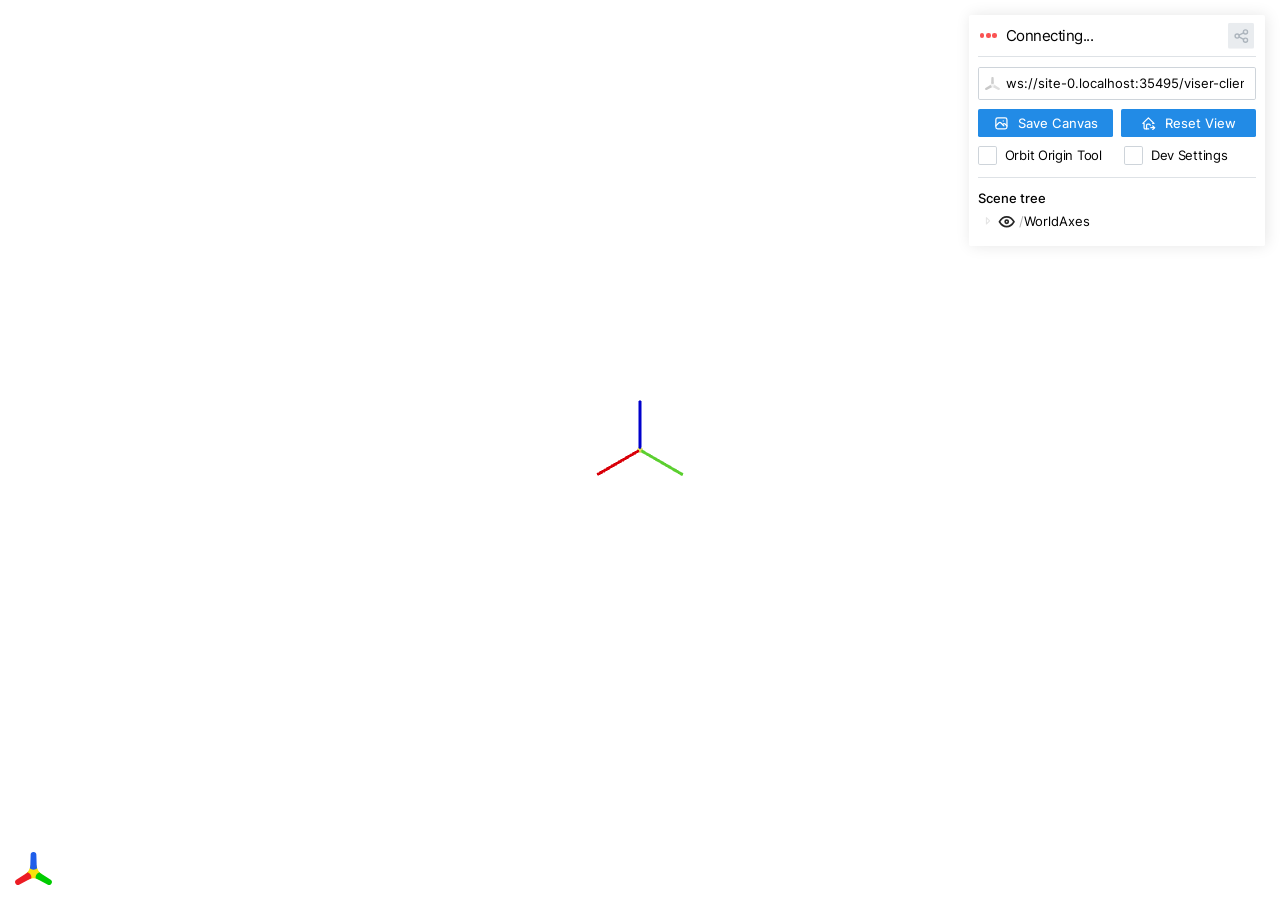
<file: viser-client/index.html>
<!doctype html>
<html lang="en">
  <head>
    <meta charset="utf-8" />
    <link rel="icon" href="./logo.svg" />
    <meta name="viewport" content="width=device-width, initial-scale=1" />
    <meta name="theme-color" content="#000000" />
    <meta name="description" content="Viser client" />
    <!--
      manifest.json provides metadata used when your web app is installed on a
      user's mobile device or desktop. See https://developers.google.com/web/fundamentals/web-app-manifest/
    -->
    <link rel="manifest" href="./manifest.json" />
    <title>Viser</title>
    <script type="module" crossorigin src="./assets/index-H9RKhJSB.js"></script>
    <link rel="stylesheet" crossorigin href="./assets/index-BVvA0mmR.css">
  </head>
  <body>
    <noscript>You need to enable JavaScript to run this app.</noscript>
    <div id="root"></div>
  </body>
</html>
</file>
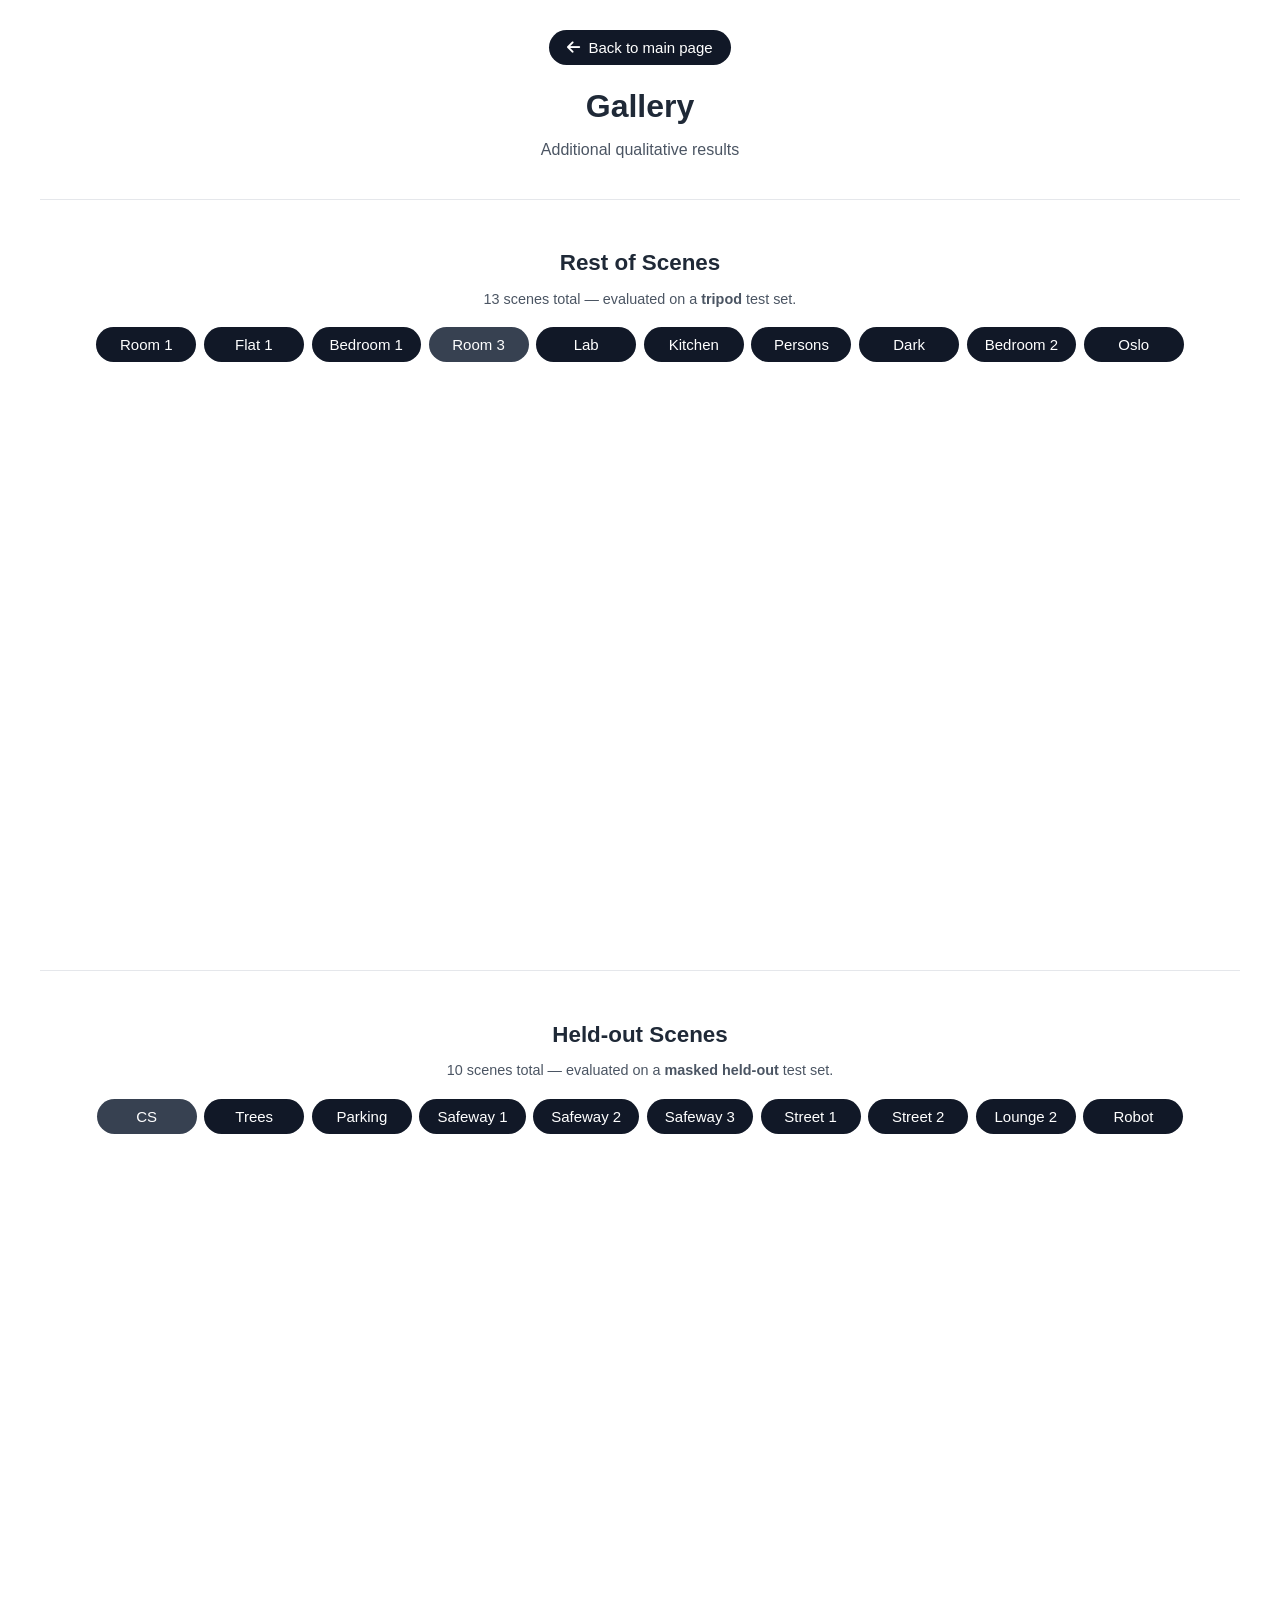
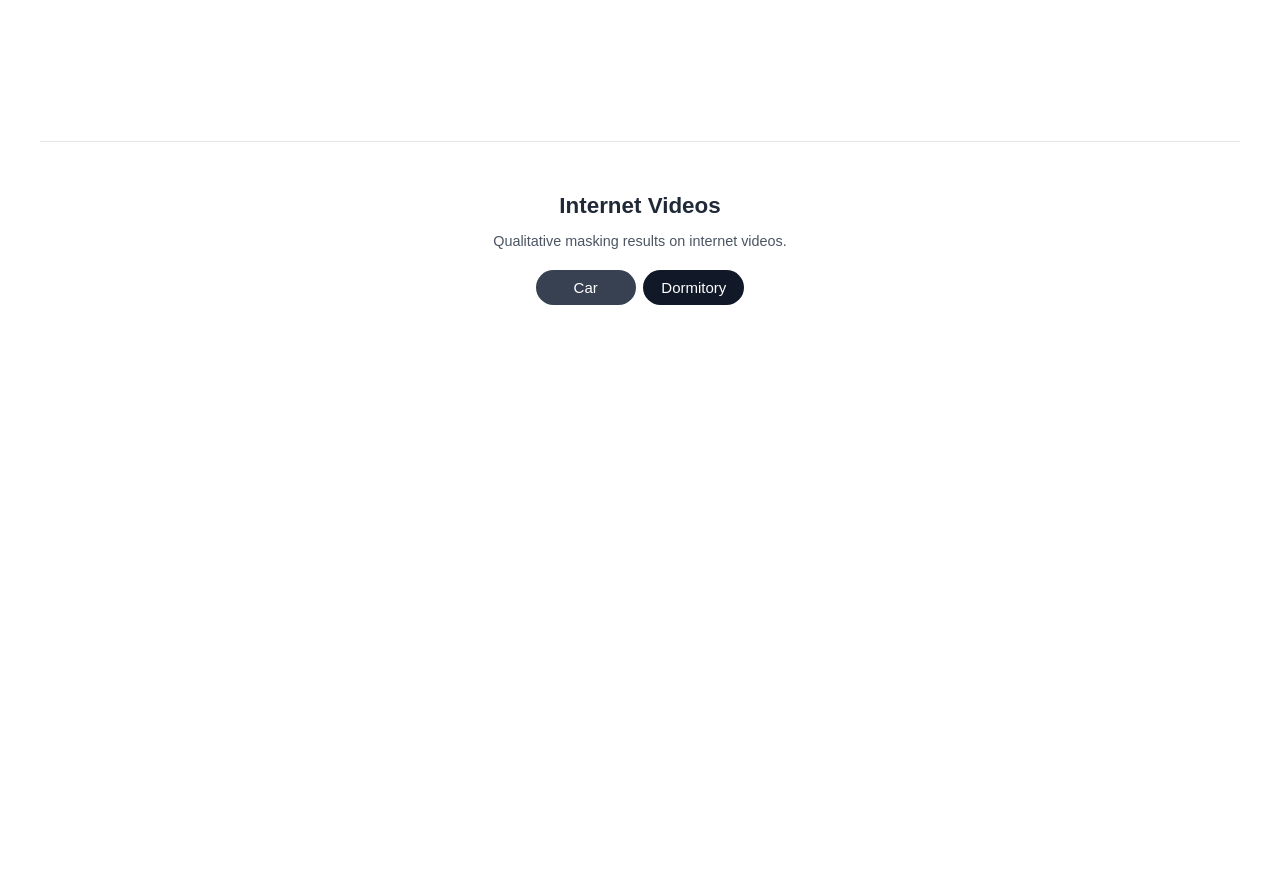
<file: docs/gallery.html>
<!DOCTYPE html>
<html lang="en">
<head>
  <meta charset="UTF-8" />
  <meta name="viewport" content="width=device-width, initial-scale=1.0" />
  <title>Gallery</title>
  <link rel="icon" href="./logos/favicon.ico" sizes="any">
  <link rel="shortcut icon" href="./logos/favicon.ico" type="image/x-icon">
  <link rel="icon" type="image/png" href="./logos/favicon.png" sizes="180x180">
  <link rel="stylesheet" href="https://cdnjs.cloudflare.com/ajax/libs/font-awesome/6.5.0/css/all.min.css" />
  <style>
    :root {
      --c-text: #1f2937;
      --c-muted: #4b5563;
      --c-bottom-text: white;
      --c-bottom-bg: #111827;
      --c-bottom-bg-hover: #374151;
      --c-section-divider: #e5e7eb;
      --fs-button: 15px;
      --fs-caption: 0.9rem;
      --fs-section-title: 1.4rem;
    }
    body {
      font-family: 'Noto Sans', sans-serif;
      color: var(--c-text);
    }
    .container {
      max-width: 1200px;
      margin: 0 auto;
      padding: 20px 20px 10px;
    }
    h1 {
      text-align: center;
      margin-bottom: 4px;
    }
    p.subtitle {
      text-align: center;
      color: var(--c-muted);
      margin-bottom: 20px;
    }

    /* top nav */
    .top-links {
      text-align: center;
      margin-bottom: 10px;
    }

    /* buttons */
    .custom-button {
      display: inline-flex;
      align-items: center;
      justify-content: center;
      gap: 8px;
      text-decoration: none;
      background: var(--c-bottom-bg);
      color: var(--c-bottom-text);
      padding: 10px 18px;
      border-radius: 20px;
      min-width: 100px;
      font-size: var(--fs-button);
      transition: 0.2s ease;
      margin: 0.1rem;
      border: none;
      cursor: pointer;
      box-sizing: border-box;
      vertical-align: middle;
      line-height: 1;
    }
    .custom-button:hover {
      background: var(--c-bottom-bg-hover);
      color: var(--c-bottom-text);
      transform: translateY(-1px);
    }
    .custom-button.active {
      background: var(--c-bottom-bg-hover);
      color: var(--c-bottom-text);
    }

    /* sections */
    .gallery-section {
      margin-top: 2.5rem;
      padding-top: 2rem;
      border-top: 1px solid var(--c-section-divider);
    }
    .gallery-section:first-of-type {
      border-top: none;
      padding-top: 0;
      margin-top: 1rem;
    }
    .section-title {
      font-size: var(--fs-section-title);
      font-weight: 600;
      text-align: center;
      margin-bottom: 0.4rem;
    }
    .section-subtitle {
      text-align: center;
      color: var(--c-muted);
      font-size: var(--fs-caption);
      margin-bottom: 1.2rem;
    }
    .button-row {
      text-align: center;
      margin-bottom: 1rem;
    }

    /* video switcher */
    .video-container {
      display: none;
    }
    .video-container.active {
      display: block;
    }
    .scene-video {
      width: 100%;
      display: block;
      margin: 0 auto;
      max-width: 1100px;
    }

    /* placeholder */
    .placeholder-box {
      border: 2px dashed var(--c-section-divider);
      border-radius: 8px;
      padding: 3rem 1rem;
      text-align: center;
      color: var(--c-muted);
      font-size: var(--fs-caption);
    }
    .placeholder-box i {
      font-size: 2rem;
      margin-bottom: 0.75rem;
      display: block;
      opacity: 0.4;
    }

    /* media */
    @media (max-width: 768px) {
      .container {
        padding: 16px 12px 8px;
      }
      :root {
        --fs-button: 14px;
        --fs-caption: 0.8rem;
        --fs-section-title: 1.15rem;
      }
      .custom-button {
        width: 100%;
        max-width: 260px;
      }
    }
  </style>
</head>
<body>
  <div class="container">
    <div class="top-links">
      <a href="index.html" class="custom-button">
        <i class="fas fa-arrow-left"></i>
        <span>Back to main page</span>
      </a>
    </div>

    <h1>Gallery</h1>
    <p class="subtitle">Additional qualitative results</p>

    <!-- ── Section 1: Rest of Scenes ───────────────────────── -->
    <div class="gallery-section">
      <h2 class="section-title">Rest of Scenes</h2>
      <p class="section-subtitle">13 scenes total — evaluated on a <strong>tripod</strong> test set.</p>

      <div class="button-row">
        <button class="custom-button" onclick="showVideo('s1-room1',    'sec1', this)">Room 1</button>
        <button class="custom-button"        onclick="showVideo('s1-flat1',    'sec1', this)">Flat 1</button>
        <button class="custom-button"        onclick="showVideo('s1-bedroom2', 'sec1', this)">Bedroom 1</button>
        <button class="custom-button active" onclick="showVideo('s1-room3',    'sec1', this)">Room 3</button>
        <button class="custom-button"        onclick="showVideo('s1-lab',      'sec1', this)">Lab</button>
        <button class="custom-button"        onclick="showVideo('s1-kitchen',  'sec1', this)">Kitchen</button>
        <button class="custom-button"        onclick="showVideo('s1-persons',  'sec1', this)">Persons</button>
        <button class="custom-button"        onclick="showVideo('s1-dark',     'sec1', this)">Dark</button>
        <button class="custom-button"        onclick="showVideo('s1-bedroom3', 'sec1', this)">Bedroom 2</button>
        <button class="custom-button"        onclick="showVideo('s1-oslo',     'sec1', this)">Oslo</button>
      </div>

      <div id="s1-room1" class="video-container active" data-group="sec1">
        <video class="scene-video" autoplay muted loop playsinline preload="auto">
          <source src="static/videos/results/fullcircle/room1.mp4" type="video/mp4">
        </video>
      </div>
      <div id="s1-flat1" class="video-container" data-group="sec1">
        <video class="scene-video" autoplay muted loop playsinline preload="auto">
          <source src="static/videos/results/fullcircle/flat1.mp4" type="video/mp4">
        </video>
      </div>
      <div id="s1-bedroom2" class="video-container" data-group="sec1">
        <video class="scene-video" autoplay muted loop playsinline preload="auto">
          <source src="static/videos/results/fullcircle/bedroom2.mp4" type="video/mp4">
        </video>
      </div>
      <div id="s1-room3" class="video-container" data-group="sec1">
        <video class="scene-video" autoplay muted loop playsinline preload="auto">
          <source src="static/videos/results/fullcircle/room3.mp4" type="video/mp4">
        </video>
      </div>
      <div id="s1-lab" class="video-container" data-group="sec1">
        <video class="scene-video" autoplay muted loop playsinline preload="auto">
          <source src="static/videos/results/fullcircle/lab.mp4" type="video/mp4">
        </video>
      </div>
      <div id="s1-kitchen" class="video-container" data-group="sec1">
        <video class="scene-video" autoplay muted loop playsinline preload="auto">
          <source src="static/videos/results/fullcircle/kitchen.mp4" type="video/mp4">
        </video>
      </div>
      <div id="s1-persons" class="video-container" data-group="sec1">
        <video class="scene-video" autoplay muted loop playsinline preload="auto">
          <source src="static/videos/results/fullcircle/persons.mp4" type="video/mp4">
        </video>
      </div>
      <div id="s1-dark" class="video-container" data-group="sec1">
        <video class="scene-video" autoplay muted loop playsinline preload="auto">
          <source src="static/videos/results/fullcircle/dark.mp4" type="video/mp4">
        </video>
      </div>
      <div id="s1-bedroom3" class="video-container" data-group="sec1">
        <video class="scene-video" autoplay muted loop playsinline preload="auto">
          <source src="static/videos/results/fullcircle/bedroom3.mp4" type="video/mp4">
        </video>
      </div>
      <div id="s1-oslo" class="video-container" data-group="sec1">
        <video class="scene-video" autoplay muted loop playsinline preload="auto">
          <source src="static/videos/results/fullcircle/oslo.mp4" type="video/mp4">
        </video>
      </div>
    </div>

    <!-- ── Section 2: Held-out Scenes ──────────────────────── -->
    <div class="gallery-section">
      <h2 class="section-title">Held-out Scenes</h2>
      <p class="section-subtitle">10 scenes total — evaluated on a <strong>masked held-out</strong> test set.</p>

      <div class="button-row">
        <button class="custom-button active" onclick="showVideo('s2-cs',       'sec2', this)">CS</button>
        <button class="custom-button"        onclick="showVideo('s2-trees',    'sec2', this)">Trees</button>
        <button class="custom-button"        onclick="showVideo('s2-parking',  'sec2', this)">Parking</button>
        <button class="custom-button"        onclick="showVideo('s2-safeway1', 'sec2', this)">Safeway 1</button>
        <button class="custom-button"        onclick="showVideo('s2-safeway2', 'sec2', this)">Safeway 2</button>
        <button class="custom-button"        onclick="showVideo('s2-safeway3', 'sec2', this)">Safeway 3</button>
        <button class="custom-button"        onclick="showVideo('s2-street1',  'sec2', this)">Street 1</button>
        <button class="custom-button"        onclick="showVideo('s2-street2',  'sec2', this)">Street 2</button>
        <button class="custom-button"        onclick="showVideo('s2-lounge2',  'sec2', this)">Lounge 2</button>
        <button class="custom-button"        onclick="showVideo('s2-robot',    'sec2', this)">Robot</button>
      </div>

      <div id="s2-cs" class="video-container active" data-group="sec2">
        <video class="scene-video" autoplay muted loop playsinline preload="auto">
          <source src="static/videos/results/plus/cs9.mp4" type="video/mp4">
        </video>
      </div>
      <div id="s2-trees" class="video-container" data-group="sec2">
        <video class="scene-video" autoplay muted loop playsinline preload="auto">
          <source src="static/videos/results/plus/trees.mp4" type="video/mp4">
        </video>
      </div>
      <div id="s2-parking" class="video-container" data-group="sec2">
        <video class="scene-video" autoplay muted loop playsinline preload="auto">
          <source src="static/videos/results/plus/parking.mp4" type="video/mp4">
        </video>
      </div>
      <div id="s2-safeway1" class="video-container" data-group="sec2">
        <video class="scene-video" autoplay muted loop playsinline preload="auto">
          <source src="static/videos/results/plus/safeway_1.mp4" type="video/mp4">
        </video>
      </div>
      <div id="s2-safeway2" class="video-container" data-group="sec2">
        <video class="scene-video" autoplay muted loop playsinline preload="auto">
          <source src="static/videos/results/plus/safeway_2.mp4" type="video/mp4">
        </video>
      </div>
      <div id="s2-safeway3" class="video-container" data-group="sec2">
        <video class="scene-video" autoplay muted loop playsinline preload="auto">
          <source src="static/videos/results/plus/safeway_3.mp4" type="video/mp4">
        </video>
      </div>
      <div id="s2-street1" class="video-container" data-group="sec2">
        <video class="scene-video" autoplay muted loop playsinline preload="auto">
          <source src="static/videos/results/plus/street_1.mp4" type="video/mp4">
        </video>
      </div>
      <div id="s2-street2" class="video-container" data-group="sec2">
        <video class="scene-video" autoplay muted loop playsinline preload="auto">
          <source src="static/videos/results/plus/street_2.mp4" type="video/mp4">
        </video>
      </div>
      <div id="s2-lounge2" class="video-container" data-group="sec2">
        <video class="scene-video" autoplay muted loop playsinline preload="auto">
          <source src="static/videos/results/plus/lounge_2.mp4" type="video/mp4">
        </video>
      </div>
      <div id="s2-robot" class="video-container" data-group="sec2">
        <video class="scene-video" autoplay muted loop playsinline preload="auto">
          <source src="static/videos/results/plus/robot.mp4" type="video/mp4">
        </video>
      </div>
    </div>

    <!-- ── Section 3: Internet Videos ───────────────────── -->
    <div class="gallery-section">
      <h2 class="section-title">Internet Videos</h2>
      <p class="section-subtitle">Qualitative masking results on internet videos.</p>

      <div class="button-row">
        <button class="custom-button active" onclick="showVideo('s3-car', 'sec3', this)">Car</button>
        <button class="custom-button" onclick="showVideo('s3-dormitory', 'sec3', this)">Dormitory</button>
      </div>

      <div id="s3-car" class="video-container active" data-group="sec3">
        <video class="scene-video" autoplay muted loop playsinline preload="auto">
          <source src="static/videos/results/internet/car.mp4" type="video/mp4">
        </video>
      </div>
      <div id="s3-dormitory" class="video-container" data-group="sec3">
        <video class="scene-video" autoplay muted loop playsinline preload="auto">
          <source src="static/videos/results/internet/dormitory.mp4" type="video/mp4">
        </video>
      </div>
    </div>

  </div>

  <script>
    function showVideo(videoId, group, btn) {
      document.querySelectorAll('.video-container[data-group="' + group + '"]')
        .forEach(v => v.classList.remove('active'));

      const selected = document.getElementById(videoId);
      if (selected) selected.classList.add('active');

      if (btn) {
        btn.closest('.button-row').querySelectorAll('.custom-button')
          .forEach(b => b.classList.remove('active'));
        btn.classList.add('active');
      }
    }
  </script>
</body>
</html>
</file>
<file: viser-client/assets/index-BVvA0mmR.css>
:root{color-scheme:var(--mantine-color-scheme)}*,*:before,*:after{box-sizing:border-box}input,button,textarea,select{font:inherit}button,select{text-transform:none}body{margin:0;font-family:var(--mantine-font-family);font-size:var(--mantine-font-size-md);line-height:var(--mantine-line-height);background-color:var(--mantine-color-body);color:var(--mantine-color-text);-webkit-font-smoothing:var(--mantine-webkit-font-smoothing);-moz-osx-font-smoothing:var(--mantine-moz-font-smoothing)}@media screen and (max-device-width: 31.25em){body{-webkit-text-size-adjust:100%}}@media (prefers-reduced-motion: reduce){[data-respect-reduced-motion] [data-reduce-motion]{transition:none;animation:none}}[data-mantine-color-scheme=light] .mantine-light-hidden,[data-mantine-color-scheme=dark] .mantine-dark-hidden{display:none}.mantine-focus-auto:focus-visible{outline:2px solid var(--mantine-primary-color-filled);outline-offset:calc(.125rem * var(--mantine-scale))}.mantine-focus-always:focus{outline:2px solid var(--mantine-primary-color-filled);outline-offset:calc(.125rem * var(--mantine-scale))}.mantine-focus-never:focus{outline:none}.mantine-active:active{transform:translateY(calc(.0625rem * var(--mantine-scale)))}fieldset:disabled .mantine-active:active{transform:none}:where([dir=rtl]) .mantine-rotate-rtl{transform:rotate(180deg)}:root{--mantine-z-index-app: 100;--mantine-z-index-modal: 200;--mantine-z-index-popover: 300;--mantine-z-index-overlay: 400;--mantine-z-index-max: 9999;--mantine-scale: 1;--mantine-cursor-type: default;--mantine-webkit-font-smoothing: antialiased;--mantine-moz-font-smoothing: grayscale;--mantine-color-white: #fff;--mantine-color-black: #000;--mantine-line-height: 1.55;--mantine-font-family: -apple-system, BlinkMacSystemFont, Segoe UI, Roboto, Helvetica, Arial, sans-serif, Apple Color Emoji, Segoe UI Emoji;--mantine-font-family-monospace: ui-monospace, SFMono-Regular, Menlo, Monaco, Consolas, Liberation Mono, Courier New, monospace;--mantine-font-family-headings: -apple-system, BlinkMacSystemFont, Segoe UI, Roboto, Helvetica, Arial, sans-serif, Apple Color Emoji, Segoe UI Emoji;--mantine-heading-font-weight: 700;--mantine-heading-text-wrap: wrap;--mantine-radius-default: calc(.25rem * var(--mantine-scale));--mantine-primary-color-filled: var(--mantine-color-blue-filled);--mantine-primary-color-filled-hover: var(--mantine-color-blue-filled-hover);--mantine-primary-color-light: var(--mantine-color-blue-light);--mantine-primary-color-light-hover: var(--mantine-color-blue-light-hover);--mantine-primary-color-light-color: var(--mantine-color-blue-light-color);--mantine-breakpoint-xs: 36em;--mantine-breakpoint-sm: 48em;--mantine-breakpoint-md: 62em;--mantine-breakpoint-lg: 75em;--mantine-breakpoint-xl: 88em;--mantine-spacing-xs: calc(.625rem * var(--mantine-scale));--mantine-spacing-sm: calc(.75rem * var(--mantine-scale));--mantine-spacing-md: calc(1rem * var(--mantine-scale));--mantine-spacing-lg: calc(1.25rem * var(--mantine-scale));--mantine-spacing-xl: calc(2rem * var(--mantine-scale));--mantine-font-size-xs: calc(.75rem * var(--mantine-scale));--mantine-font-size-sm: calc(.875rem * var(--mantine-scale));--mantine-font-size-md: calc(1rem * var(--mantine-scale));--mantine-font-size-lg: calc(1.125rem * var(--mantine-scale));--mantine-font-size-xl: calc(1.25rem * var(--mantine-scale));--mantine-line-height-xs: 1.4;--mantine-line-height-sm: 1.45;--mantine-line-height-md: 1.55;--mantine-line-height-lg: 1.6;--mantine-line-height-xl: 1.65;--mantine-shadow-xs: 0 calc(.0625rem * var(--mantine-scale)) calc(.1875rem * var(--mantine-scale)) rgba(0, 0, 0, .05), 0 calc(.0625rem * var(--mantine-scale)) calc(.125rem * var(--mantine-scale)) rgba(0, 0, 0, .1);--mantine-shadow-sm: 0 calc(.0625rem * var(--mantine-scale)) calc(.1875rem * var(--mantine-scale)) rgba(0, 0, 0, .05), rgba(0, 0, 0, .05) 0 calc(.625rem * var(--mantine-scale)) calc(.9375rem * var(--mantine-scale)) calc(-.3125rem * var(--mantine-scale)), rgba(0, 0, 0, .04) 0 calc(.4375rem * var(--mantine-scale)) calc(.4375rem * var(--mantine-scale)) calc(-.3125rem * var(--mantine-scale));--mantine-shadow-md: 0 calc(.0625rem * var(--mantine-scale)) calc(.1875rem * var(--mantine-scale)) rgba(0, 0, 0, .05), rgba(0, 0, 0, .05) 0 calc(1.25rem * var(--mantine-scale)) calc(1.5625rem * var(--mantine-scale)) calc(-.3125rem * var(--mantine-scale)), rgba(0, 0, 0, .04) 0 calc(.625rem * var(--mantine-scale)) calc(.625rem * var(--mantine-scale)) calc(-.3125rem * var(--mantine-scale));--mantine-shadow-lg: 0 calc(.0625rem * var(--mantine-scale)) calc(.1875rem * var(--mantine-scale)) rgba(0, 0, 0, .05), rgba(0, 0, 0, .05) 0 calc(1.75rem * var(--mantine-scale)) calc(1.4375rem * var(--mantine-scale)) calc(-.4375rem * var(--mantine-scale)), rgba(0, 0, 0, .04) 0 calc(.75rem * var(--mantine-scale)) calc(.75rem * var(--mantine-scale)) calc(-.4375rem * var(--mantine-scale));--mantine-shadow-xl: 0 calc(.0625rem * var(--mantine-scale)) calc(.1875rem * var(--mantine-scale)) rgba(0, 0, 0, .05), rgba(0, 0, 0, .05) 0 calc(2.25rem * var(--mantine-scale)) calc(1.75rem * var(--mantine-scale)) calc(-.4375rem * var(--mantine-scale)), rgba(0, 0, 0, .04) 0 calc(1.0625rem * var(--mantine-scale)) calc(1.0625rem * var(--mantine-scale)) calc(-.4375rem * var(--mantine-scale));--mantine-radius-xs: calc(.125rem * var(--mantine-scale));--mantine-radius-sm: calc(.25rem * var(--mantine-scale));--mantine-radius-md: calc(.5rem * var(--mantine-scale));--mantine-radius-lg: calc(1rem * var(--mantine-scale));--mantine-radius-xl: calc(2rem * var(--mantine-scale));--mantine-primary-color-0: var(--mantine-color-blue-0);--mantine-primary-color-1: var(--mantine-color-blue-1);--mantine-primary-color-2: var(--mantine-color-blue-2);--mantine-primary-color-3: var(--mantine-color-blue-3);--mantine-primary-color-4: var(--mantine-color-blue-4);--mantine-primary-color-5: var(--mantine-color-blue-5);--mantine-primary-color-6: var(--mantine-color-blue-6);--mantine-primary-color-7: var(--mantine-color-blue-7);--mantine-primary-color-8: var(--mantine-color-blue-8);--mantine-primary-color-9: var(--mantine-color-blue-9);--mantine-color-dark-0: #c9c9c9;--mantine-color-dark-1: #b8b8b8;--mantine-color-dark-2: #828282;--mantine-color-dark-3: #696969;--mantine-color-dark-4: #424242;--mantine-color-dark-5: #3b3b3b;--mantine-color-dark-6: #2e2e2e;--mantine-color-dark-7: #242424;--mantine-color-dark-8: #1f1f1f;--mantine-color-dark-9: #141414;--mantine-color-gray-0: #f8f9fa;--mantine-color-gray-1: #f1f3f5;--mantine-color-gray-2: #e9ecef;--mantine-color-gray-3: #dee2e6;--mantine-color-gray-4: #ced4da;--mantine-color-gray-5: #adb5bd;--mantine-color-gray-6: #868e96;--mantine-color-gray-7: #495057;--mantine-color-gray-8: #343a40;--mantine-color-gray-9: #212529;--mantine-color-red-0: #fff5f5;--mantine-color-red-1: #ffe3e3;--mantine-color-red-2: #ffc9c9;--mantine-color-red-3: #ffa8a8;--mantine-color-red-4: #ff8787;--mantine-color-red-5: #ff6b6b;--mantine-color-red-6: #fa5252;--mantine-color-red-7: #f03e3e;--mantine-color-red-8: #e03131;--mantine-color-red-9: #c92a2a;--mantine-color-pink-0: #fff0f6;--mantine-color-pink-1: #ffdeeb;--mantine-color-pink-2: #fcc2d7;--mantine-color-pink-3: #faa2c1;--mantine-color-pink-4: #f783ac;--mantine-color-pink-5: #f06595;--mantine-color-pink-6: #e64980;--mantine-color-pink-7: #d6336c;--mantine-color-pink-8: #c2255c;--mantine-color-pink-9: #a61e4d;--mantine-color-grape-0: #f8f0fc;--mantine-color-grape-1: #f3d9fa;--mantine-color-grape-2: #eebefa;--mantine-color-grape-3: #e599f7;--mantine-color-grape-4: #da77f2;--mantine-color-grape-5: #cc5de8;--mantine-color-grape-6: #be4bdb;--mantine-color-grape-7: #ae3ec9;--mantine-color-grape-8: #9c36b5;--mantine-color-grape-9: #862e9c;--mantine-color-violet-0: #f3f0ff;--mantine-color-violet-1: #e5dbff;--mantine-color-violet-2: #d0bfff;--mantine-color-violet-3: #b197fc;--mantine-color-violet-4: #9775fa;--mantine-color-violet-5: #845ef7;--mantine-color-violet-6: #7950f2;--mantine-color-violet-7: #7048e8;--mantine-color-violet-8: #6741d9;--mantine-color-violet-9: #5f3dc4;--mantine-color-indigo-0: #edf2ff;--mantine-color-indigo-1: #dbe4ff;--mantine-color-indigo-2: #bac8ff;--mantine-color-indigo-3: #91a7ff;--mantine-color-indigo-4: #748ffc;--mantine-color-indigo-5: #5c7cfa;--mantine-color-indigo-6: #4c6ef5;--mantine-color-indigo-7: #4263eb;--mantine-color-indigo-8: #3b5bdb;--mantine-color-indigo-9: #364fc7;--mantine-color-blue-0: #e7f5ff;--mantine-color-blue-1: #d0ebff;--mantine-color-blue-2: #a5d8ff;--mantine-color-blue-3: #74c0fc;--mantine-color-blue-4: #4dabf7;--mantine-color-blue-5: #339af0;--mantine-color-blue-6: #228be6;--mantine-color-blue-7: #1c7ed6;--mantine-color-blue-8: #1971c2;--mantine-color-blue-9: #1864ab;--mantine-color-cyan-0: #e3fafc;--mantine-color-cyan-1: #c5f6fa;--mantine-color-cyan-2: #99e9f2;--mantine-color-cyan-3: #66d9e8;--mantine-color-cyan-4: #3bc9db;--mantine-color-cyan-5: #22b8cf;--mantine-color-cyan-6: #15aabf;--mantine-color-cyan-7: #1098ad;--mantine-color-cyan-8: #0c8599;--mantine-color-cyan-9: #0b7285;--mantine-color-teal-0: #e6fcf5;--mantine-color-teal-1: #c3fae8;--mantine-color-teal-2: #96f2d7;--mantine-color-teal-3: #63e6be;--mantine-color-teal-4: #38d9a9;--mantine-color-teal-5: #20c997;--mantine-color-teal-6: #12b886;--mantine-color-teal-7: #0ca678;--mantine-color-teal-8: #099268;--mantine-color-teal-9: #087f5b;--mantine-color-green-0: #ebfbee;--mantine-color-green-1: #d3f9d8;--mantine-color-green-2: #b2f2bb;--mantine-color-green-3: #8ce99a;--mantine-color-green-4: #69db7c;--mantine-color-green-5: #51cf66;--mantine-color-green-6: #40c057;--mantine-color-green-7: #37b24d;--mantine-color-green-8: #2f9e44;--mantine-color-green-9: #2b8a3e;--mantine-color-lime-0: #f4fce3;--mantine-color-lime-1: #e9fac8;--mantine-color-lime-2: #d8f5a2;--mantine-color-lime-3: #c0eb75;--mantine-color-lime-4: #a9e34b;--mantine-color-lime-5: #94d82d;--mantine-color-lime-6: #82c91e;--mantine-color-lime-7: #74b816;--mantine-color-lime-8: #66a80f;--mantine-color-lime-9: #5c940d;--mantine-color-yellow-0: #fff9db;--mantine-color-yellow-1: #fff3bf;--mantine-color-yellow-2: #ffec99;--mantine-color-yellow-3: #ffe066;--mantine-color-yellow-4: #ffd43b;--mantine-color-yellow-5: #fcc419;--mantine-color-yellow-6: #fab005;--mantine-color-yellow-7: #f59f00;--mantine-color-yellow-8: #f08c00;--mantine-color-yellow-9: #e67700;--mantine-color-orange-0: #fff4e6;--mantine-color-orange-1: #ffe8cc;--mantine-color-orange-2: #ffd8a8;--mantine-color-orange-3: #ffc078;--mantine-color-orange-4: #ffa94d;--mantine-color-orange-5: #ff922b;--mantine-color-orange-6: #fd7e14;--mantine-color-orange-7: #f76707;--mantine-color-orange-8: #e8590c;--mantine-color-orange-9: #d9480f;--mantine-h1-font-size: calc(2.125rem * var(--mantine-scale));--mantine-h1-line-height: 1.3;--mantine-h1-font-weight: 700;--mantine-h2-font-size: calc(1.625rem * var(--mantine-scale));--mantine-h2-line-height: 1.35;--mantine-h2-font-weight: 700;--mantine-h3-font-size: calc(1.375rem * var(--mantine-scale));--mantine-h3-line-height: 1.4;--mantine-h3-font-weight: 700;--mantine-h4-font-size: calc(1.125rem * var(--mantine-scale));--mantine-h4-line-height: 1.45;--mantine-h4-font-weight: 700;--mantine-h5-font-size: calc(1rem * var(--mantine-scale));--mantine-h5-line-height: 1.5;--mantine-h5-font-weight: 700;--mantine-h6-font-size: calc(.875rem * var(--mantine-scale));--mantine-h6-line-height: 1.5;--mantine-h6-font-weight: 700}:root[data-mantine-color-scheme=dark]{--mantine-color-scheme: dark;--mantine-primary-color-contrast: var(--mantine-color-white);--mantine-color-bright: var(--mantine-color-white);--mantine-color-text: var(--mantine-color-dark-0);--mantine-color-body: var(--mantine-color-dark-7);--mantine-color-error: var(--mantine-color-red-8);--mantine-color-placeholder: var(--mantine-color-dark-3);--mantine-color-anchor: var(--mantine-color-blue-4);--mantine-color-default: var(--mantine-color-dark-6);--mantine-color-default-hover: var(--mantine-color-dark-5);--mantine-color-default-color: var(--mantine-color-white);--mantine-color-default-border: var(--mantine-color-dark-4);--mantine-color-dimmed: var(--mantine-color-dark-2);--mantine-color-disabled: var(--mantine-color-dark-6);--mantine-color-disabled-color: var(--mantine-color-dark-3);--mantine-color-disabled-border: var(--mantine-color-dark-4);--mantine-color-dark-text: var(--mantine-color-dark-4);--mantine-color-dark-filled: var(--mantine-color-dark-8);--mantine-color-dark-filled-hover: var(--mantine-color-dark-9);--mantine-color-dark-light: rgba(46, 46, 46, .15);--mantine-color-dark-light-hover: rgba(46, 46, 46, .2);--mantine-color-dark-light-color: var(--mantine-color-dark-3);--mantine-color-dark-outline: var(--mantine-color-dark-4);--mantine-color-dark-outline-hover: rgba(66, 66, 66, .05);--mantine-color-gray-text: var(--mantine-color-gray-4);--mantine-color-gray-filled: var(--mantine-color-gray-8);--mantine-color-gray-filled-hover: var(--mantine-color-gray-9);--mantine-color-gray-light: rgba(134, 142, 150, .15);--mantine-color-gray-light-hover: rgba(134, 142, 150, .2);--mantine-color-gray-light-color: var(--mantine-color-gray-3);--mantine-color-gray-outline: var(--mantine-color-gray-4);--mantine-color-gray-outline-hover: rgba(206, 212, 218, .05);--mantine-color-red-text: var(--mantine-color-red-4);--mantine-color-red-filled: var(--mantine-color-red-8);--mantine-color-red-filled-hover: var(--mantine-color-red-9);--mantine-color-red-light: rgba(250, 82, 82, .15);--mantine-color-red-light-hover: rgba(250, 82, 82, .2);--mantine-color-red-light-color: var(--mantine-color-red-3);--mantine-color-red-outline: var(--mantine-color-red-4);--mantine-color-red-outline-hover: rgba(255, 135, 135, .05);--mantine-color-pink-text: var(--mantine-color-pink-4);--mantine-color-pink-filled: var(--mantine-color-pink-8);--mantine-color-pink-filled-hover: var(--mantine-color-pink-9);--mantine-color-pink-light: rgba(230, 73, 128, .15);--mantine-color-pink-light-hover: rgba(230, 73, 128, .2);--mantine-color-pink-light-color: var(--mantine-color-pink-3);--mantine-color-pink-outline: var(--mantine-color-pink-4);--mantine-color-pink-outline-hover: rgba(247, 131, 172, .05);--mantine-color-grape-text: var(--mantine-color-grape-4);--mantine-color-grape-filled: var(--mantine-color-grape-8);--mantine-color-grape-filled-hover: var(--mantine-color-grape-9);--mantine-color-grape-light: rgba(190, 75, 219, .15);--mantine-color-grape-light-hover: rgba(190, 75, 219, .2);--mantine-color-grape-light-color: var(--mantine-color-grape-3);--mantine-color-grape-outline: var(--mantine-color-grape-4);--mantine-color-grape-outline-hover: rgba(218, 119, 242, .05);--mantine-color-violet-text: var(--mantine-color-violet-4);--mantine-color-violet-filled: var(--mantine-color-violet-8);--mantine-color-violet-filled-hover: var(--mantine-color-violet-9);--mantine-color-violet-light: rgba(121, 80, 242, .15);--mantine-color-violet-light-hover: rgba(121, 80, 242, .2);--mantine-color-violet-light-color: var(--mantine-color-violet-3);--mantine-color-violet-outline: var(--mantine-color-violet-4);--mantine-color-violet-outline-hover: rgba(151, 117, 250, .05);--mantine-color-indigo-text: var(--mantine-color-indigo-4);--mantine-color-indigo-filled: var(--mantine-color-indigo-8);--mantine-color-indigo-filled-hover: var(--mantine-color-indigo-9);--mantine-color-indigo-light: rgba(76, 110, 245, .15);--mantine-color-indigo-light-hover: rgba(76, 110, 245, .2);--mantine-color-indigo-light-color: var(--mantine-color-indigo-3);--mantine-color-indigo-outline: var(--mantine-color-indigo-4);--mantine-color-indigo-outline-hover: rgba(116, 143, 252, .05);--mantine-color-blue-text: var(--mantine-color-blue-4);--mantine-color-blue-filled: var(--mantine-color-blue-8);--mantine-color-blue-filled-hover: var(--mantine-color-blue-9);--mantine-color-blue-light: rgba(34, 139, 230, .15);--mantine-color-blue-light-hover: rgba(34, 139, 230, .2);--mantine-color-blue-light-color: var(--mantine-color-blue-3);--mantine-color-blue-outline: var(--mantine-color-blue-4);--mantine-color-blue-outline-hover: rgba(77, 171, 247, .05);--mantine-color-cyan-text: var(--mantine-color-cyan-4);--mantine-color-cyan-filled: var(--mantine-color-cyan-8);--mantine-color-cyan-filled-hover: var(--mantine-color-cyan-9);--mantine-color-cyan-light: rgba(21, 170, 191, .15);--mantine-color-cyan-light-hover: rgba(21, 170, 191, .2);--mantine-color-cyan-light-color: var(--mantine-color-cyan-3);--mantine-color-cyan-outline: var(--mantine-color-cyan-4);--mantine-color-cyan-outline-hover: rgba(59, 201, 219, .05);--mantine-color-teal-text: var(--mantine-color-teal-4);--mantine-color-teal-filled: var(--mantine-color-teal-8);--mantine-color-teal-filled-hover: var(--mantine-color-teal-9);--mantine-color-teal-light: rgba(18, 184, 134, .15);--mantine-color-teal-light-hover: rgba(18, 184, 134, .2);--mantine-color-teal-light-color: var(--mantine-color-teal-3);--mantine-color-teal-outline: var(--mantine-color-teal-4);--mantine-color-teal-outline-hover: rgba(56, 217, 169, .05);--mantine-color-green-text: var(--mantine-color-green-4);--mantine-color-green-filled: var(--mantine-color-green-8);--mantine-color-green-filled-hover: var(--mantine-color-green-9);--mantine-color-green-light: rgba(64, 192, 87, .15);--mantine-color-green-light-hover: rgba(64, 192, 87, .2);--mantine-color-green-light-color: var(--mantine-color-green-3);--mantine-color-green-outline: var(--mantine-color-green-4);--mantine-color-green-outline-hover: rgba(105, 219, 124, .05);--mantine-color-lime-text: var(--mantine-color-lime-4);--mantine-color-lime-filled: var(--mantine-color-lime-8);--mantine-color-lime-filled-hover: var(--mantine-color-lime-9);--mantine-color-lime-light: rgba(130, 201, 30, .15);--mantine-color-lime-light-hover: rgba(130, 201, 30, .2);--mantine-color-lime-light-color: var(--mantine-color-lime-3);--mantine-color-lime-outline: var(--mantine-color-lime-4);--mantine-color-lime-outline-hover: rgba(169, 227, 75, .05);--mantine-color-yellow-text: var(--mantine-color-yellow-4);--mantine-color-yellow-filled: var(--mantine-color-yellow-8);--mantine-color-yellow-filled-hover: var(--mantine-color-yellow-9);--mantine-color-yellow-light: rgba(250, 176, 5, .15);--mantine-color-yellow-light-hover: rgba(250, 176, 5, .2);--mantine-color-yellow-light-color: var(--mantine-color-yellow-3);--mantine-color-yellow-outline: var(--mantine-color-yellow-4);--mantine-color-yellow-outline-hover: rgba(255, 212, 59, .05);--mantine-color-orange-text: var(--mantine-color-orange-4);--mantine-color-orange-filled: var(--mantine-color-orange-8);--mantine-color-orange-filled-hover: var(--mantine-color-orange-9);--mantine-color-orange-light: rgba(253, 126, 20, .15);--mantine-color-orange-light-hover: rgba(253, 126, 20, .2);--mantine-color-orange-light-color: var(--mantine-color-orange-3);--mantine-color-orange-outline: var(--mantine-color-orange-4);--mantine-color-orange-outline-hover: rgba(255, 169, 77, .05)}:root[data-mantine-color-scheme=light]{--mantine-color-scheme: light;--mantine-primary-color-contrast: var(--mantine-color-white);--mantine-color-bright: var(--mantine-color-black);--mantine-color-text: #000;--mantine-color-body: #fff;--mantine-color-error: var(--mantine-color-red-6);--mantine-color-placeholder: var(--mantine-color-gray-5);--mantine-color-anchor: var(--mantine-color-blue-6);--mantine-color-default: var(--mantine-color-white);--mantine-color-default-hover: var(--mantine-color-gray-0);--mantine-color-default-color: var(--mantine-color-black);--mantine-color-default-border: var(--mantine-color-gray-4);--mantine-color-dimmed: var(--mantine-color-gray-6);--mantine-color-disabled: var(--mantine-color-gray-2);--mantine-color-disabled-color: var(--mantine-color-gray-5);--mantine-color-disabled-border: var(--mantine-color-gray-3);--mantine-color-dark-text: var(--mantine-color-dark-filled);--mantine-color-dark-filled: var(--mantine-color-dark-6);--mantine-color-dark-filled-hover: var(--mantine-color-dark-7);--mantine-color-dark-light: rgba(46, 46, 46, .1);--mantine-color-dark-light-hover: rgba(46, 46, 46, .12);--mantine-color-dark-light-color: var(--mantine-color-dark-6);--mantine-color-dark-outline: var(--mantine-color-dark-6);--mantine-color-dark-outline-hover: rgba(46, 46, 46, .05);--mantine-color-gray-text: var(--mantine-color-gray-filled);--mantine-color-gray-filled: var(--mantine-color-gray-6);--mantine-color-gray-filled-hover: var(--mantine-color-gray-7);--mantine-color-gray-light: rgba(134, 142, 150, .1);--mantine-color-gray-light-hover: rgba(134, 142, 150, .12);--mantine-color-gray-light-color: var(--mantine-color-gray-6);--mantine-color-gray-outline: var(--mantine-color-gray-6);--mantine-color-gray-outline-hover: rgba(134, 142, 150, .05);--mantine-color-red-text: var(--mantine-color-red-filled);--mantine-color-red-filled: var(--mantine-color-red-6);--mantine-color-red-filled-hover: var(--mantine-color-red-7);--mantine-color-red-light: rgba(250, 82, 82, .1);--mantine-color-red-light-hover: rgba(250, 82, 82, .12);--mantine-color-red-light-color: var(--mantine-color-red-6);--mantine-color-red-outline: var(--mantine-color-red-6);--mantine-color-red-outline-hover: rgba(250, 82, 82, .05);--mantine-color-pink-text: var(--mantine-color-pink-filled);--mantine-color-pink-filled: var(--mantine-color-pink-6);--mantine-color-pink-filled-hover: var(--mantine-color-pink-7);--mantine-color-pink-light: rgba(230, 73, 128, .1);--mantine-color-pink-light-hover: rgba(230, 73, 128, .12);--mantine-color-pink-light-color: var(--mantine-color-pink-6);--mantine-color-pink-outline: var(--mantine-color-pink-6);--mantine-color-pink-outline-hover: rgba(230, 73, 128, .05);--mantine-color-grape-text: var(--mantine-color-grape-filled);--mantine-color-grape-filled: var(--mantine-color-grape-6);--mantine-color-grape-filled-hover: var(--mantine-color-grape-7);--mantine-color-grape-light: rgba(190, 75, 219, .1);--mantine-color-grape-light-hover: rgba(190, 75, 219, .12);--mantine-color-grape-light-color: var(--mantine-color-grape-6);--mantine-color-grape-outline: var(--mantine-color-grape-6);--mantine-color-grape-outline-hover: rgba(190, 75, 219, .05);--mantine-color-violet-text: var(--mantine-color-violet-filled);--mantine-color-violet-filled: var(--mantine-color-violet-6);--mantine-color-violet-filled-hover: var(--mantine-color-violet-7);--mantine-color-violet-light: rgba(121, 80, 242, .1);--mantine-color-violet-light-hover: rgba(121, 80, 242, .12);--mantine-color-violet-light-color: var(--mantine-color-violet-6);--mantine-color-violet-outline: var(--mantine-color-violet-6);--mantine-color-violet-outline-hover: rgba(121, 80, 242, .05);--mantine-color-indigo-text: var(--mantine-color-indigo-filled);--mantine-color-indigo-filled: var(--mantine-color-indigo-6);--mantine-color-indigo-filled-hover: var(--mantine-color-indigo-7);--mantine-color-indigo-light: rgba(76, 110, 245, .1);--mantine-color-indigo-light-hover: rgba(76, 110, 245, .12);--mantine-color-indigo-light-color: var(--mantine-color-indigo-6);--mantine-color-indigo-outline: var(--mantine-color-indigo-6);--mantine-color-indigo-outline-hover: rgba(76, 110, 245, .05);--mantine-color-blue-text: var(--mantine-color-blue-filled);--mantine-color-blue-filled: var(--mantine-color-blue-6);--mantine-color-blue-filled-hover: var(--mantine-color-blue-7);--mantine-color-blue-light: rgba(34, 139, 230, .1);--mantine-color-blue-light-hover: rgba(34, 139, 230, .12);--mantine-color-blue-light-color: var(--mantine-color-blue-6);--mantine-color-blue-outline: var(--mantine-color-blue-6);--mantine-color-blue-outline-hover: rgba(34, 139, 230, .05);--mantine-color-cyan-text: var(--mantine-color-cyan-filled);--mantine-color-cyan-filled: var(--mantine-color-cyan-6);--mantine-color-cyan-filled-hover: var(--mantine-color-cyan-7);--mantine-color-cyan-light: rgba(21, 170, 191, .1);--mantine-color-cyan-light-hover: rgba(21, 170, 191, .12);--mantine-color-cyan-light-color: var(--mantine-color-cyan-6);--mantine-color-cyan-outline: var(--mantine-color-cyan-6);--mantine-color-cyan-outline-hover: rgba(21, 170, 191, .05);--mantine-color-teal-text: var(--mantine-color-teal-filled);--mantine-color-teal-filled: var(--mantine-color-teal-6);--mantine-color-teal-filled-hover: var(--mantine-color-teal-7);--mantine-color-teal-light: rgba(18, 184, 134, .1);--mantine-color-teal-light-hover: rgba(18, 184, 134, .12);--mantine-color-teal-light-color: var(--mantine-color-teal-6);--mantine-color-teal-outline: var(--mantine-color-teal-6);--mantine-color-teal-outline-hover: rgba(18, 184, 134, .05);--mantine-color-green-text: var(--mantine-color-green-filled);--mantine-color-green-filled: var(--mantine-color-green-6);--mantine-color-green-filled-hover: var(--mantine-color-green-7);--mantine-color-green-light: rgba(64, 192, 87, .1);--mantine-color-green-light-hover: rgba(64, 192, 87, .12);--mantine-color-green-light-color: var(--mantine-color-green-6);--mantine-color-green-outline: var(--mantine-color-green-6);--mantine-color-green-outline-hover: rgba(64, 192, 87, .05);--mantine-color-lime-text: var(--mantine-color-lime-filled);--mantine-color-lime-filled: var(--mantine-color-lime-6);--mantine-color-lime-filled-hover: var(--mantine-color-lime-7);--mantine-color-lime-light: rgba(130, 201, 30, .1);--mantine-color-lime-light-hover: rgba(130, 201, 30, .12);--mantine-color-lime-light-color: var(--mantine-color-lime-6);--mantine-color-lime-outline: var(--mantine-color-lime-6);--mantine-color-lime-outline-hover: rgba(130, 201, 30, .05);--mantine-color-yellow-text: var(--mantine-color-yellow-filled);--mantine-color-yellow-filled: var(--mantine-color-yellow-6);--mantine-color-yellow-filled-hover: var(--mantine-color-yellow-7);--mantine-color-yellow-light: rgba(250, 176, 5, .1);--mantine-color-yellow-light-hover: rgba(250, 176, 5, .12);--mantine-color-yellow-light-color: var(--mantine-color-yellow-6);--mantine-color-yellow-outline: var(--mantine-color-yellow-6);--mantine-color-yellow-outline-hover: rgba(250, 176, 5, .05);--mantine-color-orange-text: var(--mantine-color-orange-filled);--mantine-color-orange-filled: var(--mantine-color-orange-6);--mantine-color-orange-filled-hover: var(--mantine-color-orange-7);--mantine-color-orange-light: rgba(253, 126, 20, .1);--mantine-color-orange-light-hover: rgba(253, 126, 20, .12);--mantine-color-orange-light-color: var(--mantine-color-orange-6);--mantine-color-orange-outline: var(--mantine-color-orange-6);--mantine-color-orange-outline-hover: rgba(253, 126, 20, .05)}.m_d57069b5{--scrollarea-scrollbar-size: calc(.75rem * var(--mantine-scale));position:relative;overflow:hidden}.m_d57069b5:where([data-autosize]) .m_b1336c6{min-width:min-content}.m_c0783ff9{scrollbar-width:none;overscroll-behavior:var(--scrollarea-over-scroll-behavior);-ms-overflow-style:none;-webkit-overflow-scrolling:touch;width:100%;height:100%}.m_c0783ff9::-webkit-scrollbar{display:none}.m_c0783ff9:where([data-scrollbars=xy],[data-scrollbars=y]):where([data-offset-scrollbars=xy],[data-offset-scrollbars=y],[data-offset-scrollbars=present]):where([data-vertical-hidden]){padding-inline-end:0;padding-inline-start:0}.m_c0783ff9:where([data-scrollbars=xy],[data-scrollbars=y]):where([data-offset-scrollbars=xy],[data-offset-scrollbars=y],[data-offset-scrollbars=present]):not([data-vertical-hidden]){padding-inline-end:var(--scrollarea-scrollbar-size);padding-inline-start:unset}.m_c0783ff9:where([data-scrollbars=xy],[data-scrollbars=x]):where([data-offset-scrollbars=xy],[data-offset-scrollbars=x],[data-offset-scrollbars=present]):where([data-horizontal-hidden]){padding-bottom:0}.m_c0783ff9:where([data-scrollbars=xy],[data-scrollbars=x]):where([data-offset-scrollbars=xy],[data-offset-scrollbars=x],[data-offset-scrollbars=present]):not([data-horizontal-hidden]){padding-bottom:var(--scrollarea-scrollbar-size)}.m_f8f631dd{min-width:100%;display:table}.m_c44ba933{-webkit-user-select:none;user-select:none;touch-action:none;box-sizing:border-box;transition:background-color .15s ease,opacity .15s ease;padding:calc(var(--scrollarea-scrollbar-size) / 5);display:flex;background-color:transparent;flex-direction:row}@media (hover: hover){:where([data-mantine-color-scheme=light]) .m_c44ba933:hover{background-color:var(--mantine-color-gray-0)}:where([data-mantine-color-scheme=light]) .m_c44ba933:hover>.m_d8b5e363{background-color:#00000080}:where([data-mantine-color-scheme=dark]) .m_c44ba933:hover{background-color:var(--mantine-color-dark-8)}:where([data-mantine-color-scheme=dark]) .m_c44ba933:hover>.m_d8b5e363{background-color:#ffffff80}}@media (hover: none){:where([data-mantine-color-scheme=light]) .m_c44ba933:active{background-color:var(--mantine-color-gray-0)}:where([data-mantine-color-scheme=light]) .m_c44ba933:active>.m_d8b5e363{background-color:#00000080}:where([data-mantine-color-scheme=dark]) .m_c44ba933:active{background-color:var(--mantine-color-dark-8)}:where([data-mantine-color-scheme=dark]) .m_c44ba933:active>.m_d8b5e363{background-color:#ffffff80}}.m_c44ba933:where([data-hidden],[data-state=hidden]){display:none}.m_c44ba933:where([data-orientation=vertical]){width:var(--scrollarea-scrollbar-size);top:0;bottom:var(--sa-corner-width);inset-inline-end:0}.m_c44ba933:where([data-orientation=horizontal]){height:var(--scrollarea-scrollbar-size);flex-direction:column;bottom:0;inset-inline-start:0;inset-inline-end:var(--sa-corner-width)}.m_d8b5e363{flex:1;border-radius:var(--scrollarea-scrollbar-size);position:relative;transition:background-color .15s ease;overflow:hidden;opacity:var(--thumb-opacity)}.m_d8b5e363:before{content:"";position:absolute;top:50%;left:50%;transform:translate(-50%,-50%);width:100%;height:100%;min-width:calc(2.75rem * var(--mantine-scale));min-height:calc(2.75rem * var(--mantine-scale))}:where([data-mantine-color-scheme=light]) .m_d8b5e363{background-color:#0006}:where([data-mantine-color-scheme=dark]) .m_d8b5e363{background-color:#fff6}.m_21657268{position:absolute;opacity:0;transition:opacity .15s ease;display:block;inset-inline-end:0;bottom:0}:where([data-mantine-color-scheme=light]) .m_21657268{background-color:var(--mantine-color-gray-0)}:where([data-mantine-color-scheme=dark]) .m_21657268{background-color:var(--mantine-color-dark-8)}.m_21657268:where([data-hovered]){opacity:1}.m_21657268:where([data-hidden]){display:none}.m_b1336c6{min-width:100%}.m_87cf2631{background-color:transparent;cursor:pointer;border:0;padding:0;appearance:none;font-size:var(--mantine-font-size-md);text-align:left;text-decoration:none;color:inherit;touch-action:manipulation;-webkit-tap-highlight-color:transparent}:where([dir=rtl]) .m_87cf2631{text-align:right}.m_515a97f8{border:0;clip:rect(0 0 0 0);height:calc(.0625rem * var(--mantine-scale));width:calc(.0625rem * var(--mantine-scale));margin:calc(-.0625rem * var(--mantine-scale));overflow:hidden;padding:0;position:absolute;white-space:nowrap}.m_1b7284a3{--paper-radius: var(--mantine-radius-default);outline:0;-webkit-tap-highlight-color:transparent;display:block;touch-action:manipulation;text-decoration:none;border-radius:var(--paper-radius);box-shadow:var(--paper-shadow);background-color:var(--mantine-color-body)}[data-mantine-color-scheme=light] .m_1b7284a3{--paper-border-color: var(--mantine-color-gray-3)}[data-mantine-color-scheme=dark] .m_1b7284a3{--paper-border-color: var(--mantine-color-dark-4)}.m_1b7284a3:where([data-with-border]){border:calc(.0625rem * var(--mantine-scale)) solid var(--paper-border-color)}.m_9814e45f{inset:0;position:absolute;background:var(--overlay-bg, rgba(0, 0, 0, .6));-webkit-backdrop-filter:var(--overlay-filter);backdrop-filter:var(--overlay-filter);border-radius:var(--overlay-radius, 0);z-index:var(--overlay-z-index)}.m_9814e45f:where([data-fixed]){position:fixed}.m_9814e45f:where([data-center]){display:flex;align-items:center;justify-content:center}.m_38a85659{position:absolute;border:1px solid var(--popover-border-color);padding:var(--mantine-spacing-sm) var(--mantine-spacing-md);box-shadow:var(--popover-shadow, none);border-radius:var(--popover-radius, var(--mantine-radius-default))}.m_38a85659:where([data-fixed]){position:fixed}.m_38a85659:focus{outline:none}:where([data-mantine-color-scheme=light]) .m_38a85659{--popover-border-color: var(--mantine-color-gray-2);background-color:var(--mantine-color-white)}:where([data-mantine-color-scheme=dark]) .m_38a85659{--popover-border-color: var(--mantine-color-dark-4);background-color:var(--mantine-color-dark-6)}.m_a31dc6c1{background-color:inherit;border:1px solid var(--popover-border-color);z-index:1}.m_3d7bc908{position:fixed;inset:0}.m_5ae2e3c{--loader-size-xs: calc(1.125rem * var(--mantine-scale));--loader-size-sm: calc(1.375rem * var(--mantine-scale));--loader-size-md: calc(2.25rem * var(--mantine-scale));--loader-size-lg: calc(2.75rem * var(--mantine-scale));--loader-size-xl: calc(3.625rem * var(--mantine-scale));--loader-size: var(--loader-size-md);--loader-color: var(--mantine-primary-color-filled)}@keyframes m_5d2b3b9d{0%{transform:scale(.6);opacity:0}50%,to{transform:scale(1)}}.m_7a2bd4cd{position:relative;width:var(--loader-size);height:var(--loader-size);display:flex;gap:calc(var(--loader-size) / 5)}.m_870bb79{flex:1;background:var(--loader-color);animation:m_5d2b3b9d 1.2s cubic-bezier(0,.5,.5,1) infinite;border-radius:calc(.125rem * var(--mantine-scale))}.m_870bb79:nth-of-type(1){animation-delay:-.24s}.m_870bb79:nth-of-type(2){animation-delay:-.12s}.m_870bb79:nth-of-type(3){animation-delay:0}@keyframes m_aac34a1{0%,to{transform:scale(1);opacity:1}50%{transform:scale(.6);opacity:.5}}.m_4e3f22d7{display:flex;justify-content:center;align-items:center;gap:calc(var(--loader-size) / 10);position:relative;width:var(--loader-size);height:var(--loader-size)}.m_870c4af{width:calc(var(--loader-size) / 3 - var(--loader-size) / 15);height:calc(var(--loader-size) / 3 - var(--loader-size) / 15);border-radius:50%;background:var(--loader-color);animation:m_aac34a1 .8s infinite linear}.m_870c4af:nth-child(2){animation-delay:.4s}@keyframes m_f8e89c4b{0%{transform:rotate(0)}to{transform:rotate(360deg)}}.m_b34414df{display:inline-block;width:var(--loader-size);height:var(--loader-size)}.m_b34414df:after{content:"";display:block;width:var(--loader-size);height:var(--loader-size);border-radius:calc(625rem * var(--mantine-scale));border-width:calc(var(--loader-size) / 8);border-style:solid;border-color:var(--loader-color) var(--loader-color) var(--loader-color) transparent;animation:m_f8e89c4b 1.2s linear infinite}.m_8d3f4000{--ai-size-xs: calc(1.125rem * var(--mantine-scale));--ai-size-sm: calc(1.375rem * var(--mantine-scale));--ai-size-md: calc(1.75rem * var(--mantine-scale));--ai-size-lg: calc(2.125rem * var(--mantine-scale));--ai-size-xl: calc(2.75rem * var(--mantine-scale));--ai-size-input-xs: calc(1.875rem * var(--mantine-scale));--ai-size-input-sm: calc(2.25rem * var(--mantine-scale));--ai-size-input-md: calc(2.625rem * var(--mantine-scale));--ai-size-input-lg: calc(3.125rem * var(--mantine-scale));--ai-size-input-xl: calc(3.75rem * var(--mantine-scale));--ai-size: var(--ai-size-md);--ai-color: var(--mantine-color-white);line-height:1;display:inline-flex;align-items:center;justify-content:center;position:relative;-webkit-user-select:none;user-select:none;overflow:hidden;width:var(--ai-size);height:var(--ai-size);min-width:var(--ai-size);min-height:var(--ai-size);border-radius:var(--ai-radius, var(--mantine-radius-default));background:var(--ai-bg, var(--mantine-primary-color-filled));color:var(--ai-color, var(--mantine-color-white));border:var(--ai-bd, calc(.0625rem * var(--mantine-scale)) solid transparent);cursor:pointer}@media (hover: hover){.m_8d3f4000:hover:where(:not([data-loading],:disabled,[data-disabled])){background-color:var(--ai-hover, var(--mantine-primary-color-filled-hover));color:var(--ai-hover-color, var(--ai-color))}}@media (hover: none){.m_8d3f4000:active:where(:not([data-loading],:disabled,[data-disabled])){background-color:var(--ai-hover, var(--mantine-primary-color-filled-hover));color:var(--ai-hover-color, var(--ai-color))}}.m_8d3f4000[data-loading]{cursor:not-allowed}.m_8d3f4000[data-loading] .m_8d3afb97{opacity:0;transform:translateY(100%)}.m_8d3f4000:where(:disabled:not([data-loading]),[data-disabled]:not([data-loading])){cursor:not-allowed;border:calc(.0625rem * var(--mantine-scale)) solid transparent;color:var(--mantine-color-disabled-color);background-color:var(--mantine-color-disabled)}.m_8d3f4000:where(:disabled:not([data-loading]),[data-disabled]:not([data-loading])):active{transform:none}.m_302b9fb1{inset:calc(-.0625rem * var(--mantine-scale));position:absolute;border-radius:var(--ai-radius, var(--mantine-radius-default));display:flex;align-items:center;justify-content:center}:where([data-mantine-color-scheme=light]) .m_302b9fb1{background-color:#ffffff26}:where([data-mantine-color-scheme=dark]) .m_302b9fb1{background-color:#00000026}.m_1a0f1b21{--ai-border-width: calc(.0625rem * var(--mantine-scale));display:flex}.m_1a0f1b21 :where(*):focus{position:relative;z-index:1}.m_1a0f1b21[data-orientation=horizontal]{flex-direction:row}.m_1a0f1b21[data-orientation=horizontal] .m_8d3f4000:not(:only-child):first-child,.m_1a0f1b21[data-orientation=horizontal] .m_437b6484:not(:only-child):first-child{border-end-end-radius:0;border-start-end-radius:0;border-inline-end-width:calc(var(--ai-border-width) / 2)}.m_1a0f1b21[data-orientation=horizontal] .m_8d3f4000:not(:only-child):last-child,.m_1a0f1b21[data-orientation=horizontal] .m_437b6484:not(:only-child):last-child{border-end-start-radius:0;border-start-start-radius:0;border-inline-start-width:calc(var(--ai-border-width) / 2)}.m_1a0f1b21[data-orientation=horizontal] .m_8d3f4000:not(:only-child):not(:first-child):not(:last-child),.m_1a0f1b21[data-orientation=horizontal] .m_437b6484:not(:only-child):not(:first-child):not(:last-child){border-radius:0;border-inline-width:calc(var(--ai-border-width) / 2)}.m_1a0f1b21[data-orientation=vertical]{flex-direction:column}.m_1a0f1b21[data-orientation=vertical] .m_8d3f4000:not(:only-child):first-child,.m_1a0f1b21[data-orientation=vertical] .m_437b6484:not(:only-child):first-child{border-end-start-radius:0;border-end-end-radius:0;border-bottom-width:calc(var(--ai-border-width) / 2)}.m_1a0f1b21[data-orientation=vertical] .m_8d3f4000:not(:only-child):last-child,.m_1a0f1b21[data-orientation=vertical] .m_437b6484:not(:only-child):last-child{border-start-start-radius:0;border-start-end-radius:0;border-top-width:calc(var(--ai-border-width) / 2)}.m_1a0f1b21[data-orientation=vertical] .m_8d3f4000:not(:only-child):not(:first-child):not(:last-child),.m_1a0f1b21[data-orientation=vertical] .m_437b6484:not(:only-child):not(:first-child):not(:last-child){border-radius:0;border-bottom-width:calc(var(--ai-border-width) / 2);border-top-width:calc(var(--ai-border-width) / 2)}.m_8d3afb97{display:flex;align-items:center;justify-content:center;transition:transform .15s ease,opacity .1s ease;width:100%;height:100%}.m_437b6484{--section-height-xs: calc(1.125rem * var(--mantine-scale));--section-height-sm: calc(1.375rem * var(--mantine-scale));--section-height-md: calc(1.75rem * var(--mantine-scale));--section-height-lg: calc(2.125rem * var(--mantine-scale));--section-height-xl: calc(2.75rem * var(--mantine-scale));--section-height-input-xs: calc(1.875rem * var(--mantine-scale));--section-height-input-sm: calc(2.25rem * var(--mantine-scale));--section-height-input-md: calc(2.625rem * var(--mantine-scale));--section-height-input-lg: calc(3.125rem * var(--mantine-scale));--section-height-input-xl: calc(3.75rem * var(--mantine-scale));--section-padding-x-xs: calc(.375rem * var(--mantine-scale));--section-padding-x-sm: calc(.5rem * var(--mantine-scale));--section-padding-x-md: calc(.625rem * var(--mantine-scale));--section-padding-x-lg: calc(.75rem * var(--mantine-scale));--section-padding-x-xl: calc(1rem * var(--mantine-scale));--section-height: var(--section-height-sm);--section-padding-x: var(--section-padding-x-sm);--section-color: var(--mantine-color-white);font-weight:600;width:auto;border-radius:var(--section-radius, var(--mantine-radius-default));font-size:var(--section-fz, var(--mantine-font-size-sm));background:var(--section-bg, var(--mantine-primary-color-filled));border:var(--section-bd, calc(.0625rem * var(--mantine-scale)) solid transparent);color:var(--section-color, var(--mantine-color-white));height:var(--section-height, var(--section-height-sm));padding-inline:var(--section-padding-x, var(--section-padding-x-sm));vertical-align:middle;line-height:1;display:inline-flex;align-items:center;justify-content:center}.m_86a44da5{--cb-size-xs: calc(1.125rem * var(--mantine-scale));--cb-size-sm: calc(1.375rem * var(--mantine-scale));--cb-size-md: calc(1.75rem * var(--mantine-scale));--cb-size-lg: calc(2.125rem * var(--mantine-scale));--cb-size-xl: calc(2.75rem * var(--mantine-scale));--cb-size: var(--cb-size-md);--cb-icon-size: 70%;--cb-radius: var(--mantine-radius-default);line-height:1;display:inline-flex;align-items:center;justify-content:center;position:relative;-webkit-user-select:none;user-select:none;width:var(--cb-size);height:var(--cb-size);min-width:var(--cb-size);min-height:var(--cb-size);border-radius:var(--cb-radius)}:where([data-mantine-color-scheme=light]) .m_86a44da5{color:var(--mantine-color-gray-7)}:where([data-mantine-color-scheme=dark]) .m_86a44da5{color:var(--mantine-color-dark-1)}.m_86a44da5[data-disabled],.m_86a44da5:disabled{cursor:not-allowed;opacity:.6}@media (hover: hover){:where([data-mantine-color-scheme=light]) .m_220c80f2:where(:not([data-disabled],:disabled)):hover{background-color:var(--mantine-color-gray-0)}:where([data-mantine-color-scheme=dark]) .m_220c80f2:where(:not([data-disabled],:disabled)):hover{background-color:var(--mantine-color-dark-6)}}@media (hover: none){:where([data-mantine-color-scheme=light]) .m_220c80f2:where(:not([data-disabled],:disabled)):active{background-color:var(--mantine-color-gray-0)}:where([data-mantine-color-scheme=dark]) .m_220c80f2:where(:not([data-disabled],:disabled)):active{background-color:var(--mantine-color-dark-6)}}.m_4081bf90{display:flex;flex-direction:row;flex-wrap:var(--group-wrap, wrap);justify-content:var(--group-justify, flex-start);align-items:var(--group-align, center);gap:var(--group-gap, var(--mantine-spacing-md))}.m_4081bf90:where([data-grow])>*{flex-grow:1;max-width:var(--group-child-width)}.m_615af6c9{line-height:1;padding:0;margin:0;font-weight:400;font-size:var(--mantine-font-size-md)}.m_b5489c3c{display:flex;justify-content:space-between;align-items:center;padding:var(--mb-padding, var(--mantine-spacing-md));padding-inline-end:calc(var(--mb-padding, var(--mantine-spacing-md)) - calc(.3125rem * var(--mantine-scale)));position:sticky;top:0;background-color:var(--mantine-color-body);z-index:1000;min-height:calc(3.75rem * var(--mantine-scale));transition:padding-inline-end .1s}.m_60c222c7{position:fixed;width:100%;top:0;bottom:0;z-index:var(--mb-z-index);pointer-events:none}.m_fd1ab0aa{pointer-events:all;box-shadow:var(--mb-shadow, var(--mantine-shadow-xl))}.m_fd1ab0aa [data-mantine-scrollbar]{z-index:1001}[data-offset-scrollbars] .m_fd1ab0aa:has([data-mantine-scrollbar]) .m_b5489c3c{padding-inline-end:calc(var(--mb-padding, var(--mantine-spacing-md)) + calc(.3125rem * var(--mantine-scale)))}.m_606cb269{margin-inline-start:auto}.m_5df29311{padding:var(--mb-padding, var(--mantine-spacing-md));padding-top:var(--mb-padding, var(--mantine-spacing-md))}.m_5df29311:where(:not(:only-child)){padding-top:0}.m_6c018570{position:relative;margin-top:var(--input-margin-top, 0rem);margin-bottom:var(--input-margin-bottom, 0rem);--input-height-xs: calc(1.875rem * var(--mantine-scale));--input-height-sm: calc(2.25rem * var(--mantine-scale));--input-height-md: calc(2.625rem * var(--mantine-scale));--input-height-lg: calc(3.125rem * var(--mantine-scale));--input-height-xl: calc(3.75rem * var(--mantine-scale));--input-padding-y-xs: calc(.3125rem * var(--mantine-scale));--input-padding-y-sm: calc(.375rem * var(--mantine-scale));--input-padding-y-md: calc(.5rem * var(--mantine-scale));--input-padding-y-lg: calc(.625rem * var(--mantine-scale));--input-padding-y-xl: calc(.8125rem * var(--mantine-scale));--input-height: var(--input-height-sm);--input-radius: var(--mantine-radius-default);--input-cursor: text;--input-text-align: left;--input-line-height: calc(var(--input-height) - calc(.125rem * var(--mantine-scale)));--input-padding: calc(var(--input-height) / 3);--input-padding-inline-start: var(--input-padding);--input-padding-inline-end: var(--input-padding);--input-placeholder-color: var(--mantine-color-placeholder);--input-color: var(--mantine-color-text);--input-disabled-bg: var(--mantine-color-disabled);--input-disabled-color: var(--mantine-color-disabled-color);--input-left-section-size: var(--input-left-section-width, calc(var(--input-height) - calc(.125rem * var(--mantine-scale))));--input-right-section-size: var( --input-right-section-width, calc(var(--input-height) - calc(.125rem * var(--mantine-scale))) );--input-size: var(--input-height);--section-y: calc(.0625rem * var(--mantine-scale));--left-section-start: calc(.0625rem * var(--mantine-scale));--left-section-border-radius: var(--input-radius) 0 0 var(--input-radius);--right-section-end: calc(.0625rem * var(--mantine-scale));--right-section-border-radius: 0 var(--input-radius) var(--input-radius) 0}.m_6c018570[data-variant=unstyled]{--input-padding: 0;--input-padding-y: 0;--input-padding-inline-start: 0;--input-padding-inline-end: 0}.m_6c018570[data-pointer]{--input-cursor: pointer}.m_6c018570[data-multiline]{--input-padding-y-xs: calc(.28125rem * var(--mantine-scale));--input-padding-y-sm: calc(.34375rem * var(--mantine-scale));--input-padding-y-md: calc(.4375rem * var(--mantine-scale));--input-padding-y-lg: calc(.59375rem * var(--mantine-scale));--input-padding-y-xl: calc(.8125rem * var(--mantine-scale));--input-size: auto;--input-line-height: var(--mantine-line-height)}.m_6c018570[data-with-left-section]{--input-padding-inline-start: var(--input-left-section-size)}.m_6c018570[data-with-right-section]{--input-padding-inline-end: var(--input-right-section-size)}.m_6c018570[data-size=xs] .m_6c018570[data-with-right-section]:has([data-combined-clear-section]){--input-padding-inline-end: calc(2.5625rem * var(--mantine-scale))}.m_6c018570[data-size=sm] .m_6c018570[data-with-right-section]:has([data-combined-clear-section]){--input-padding-inline-end: calc(3.125rem * var(--mantine-scale))}.m_6c018570[data-size=md] .m_6c018570[data-with-right-section]:has([data-combined-clear-section]){--input-padding-inline-end: calc(3.75rem * var(--mantine-scale))}.m_6c018570[data-size=lg] .m_6c018570[data-with-right-section]:has([data-combined-clear-section]){--input-padding-inline-end: calc(4.5rem * var(--mantine-scale))}.m_6c018570[data-size=xl] .m_6c018570[data-with-right-section]:has([data-combined-clear-section]){--input-padding-inline-end: calc(5.5625rem * var(--mantine-scale))}[data-mantine-color-scheme=light] .m_6c018570[data-variant=default]{--input-bd: var(--mantine-color-gray-4);--input-bg: var(--mantine-color-white);--input-bd-focus: var(--mantine-primary-color-filled)}[data-mantine-color-scheme=light] .m_6c018570[data-variant=filled]{--input-bd: transparent;--input-bg: var(--mantine-color-gray-1);--input-bd-focus: var(--mantine-primary-color-filled)}[data-mantine-color-scheme=light] .m_6c018570[data-variant=unstyled]{--input-bd: transparent;--input-bg: transparent;--input-bd-focus: transparent}[data-mantine-color-scheme=dark] .m_6c018570[data-variant=default]{--input-bd: var(--mantine-color-dark-4);--input-bg: var(--mantine-color-dark-6);--input-bd-focus: var(--mantine-primary-color-filled)}[data-mantine-color-scheme=dark] .m_6c018570[data-variant=filled]{--input-bd: transparent;--input-bg: var(--mantine-color-dark-5);--input-bd-focus: var(--mantine-primary-color-filled)}[data-mantine-color-scheme=dark] .m_6c018570[data-variant=unstyled]{--input-bd: transparent;--input-bg: transparent;--input-bd-focus: transparent}[data-mantine-color-scheme] .m_6c018570[data-error]:not([data-variant=unstyled]){--input-bd: var(--mantine-color-error)}[data-mantine-color-scheme] .m_6c018570[data-error]{--input-color: var(--mantine-color-error);--input-placeholder-color: var(--mantine-color-error);--input-section-color: var(--mantine-color-error)}:where([dir=rtl]) .m_6c018570{--input-text-align: right;--left-section-border-radius: 0 var(--input-radius) var(--input-radius) 0;--right-section-border-radius: var(--input-radius) 0 0 var(--input-radius)}.m_8fb7ebe7{-webkit-tap-highlight-color:transparent;appearance:none;resize:var(--input-resize, none);display:block;width:100%;transition:border-color .1s ease;text-align:var(--input-text-align);color:var(--input-color);border:calc(.0625rem * var(--mantine-scale)) solid var(--input-bd);background-color:var(--input-bg);font-family:var(--input-font-family, var(--mantine-font-family));height:var(--input-size);min-height:var(--input-height);line-height:var(--input-line-height);font-size:var(--_input-fz, var(--input-fz, var(--mantine-font-size-md)));border-radius:var(--input-radius);padding-inline-start:var(--input-padding-inline-start);padding-inline-end:var(--input-padding-inline-end);padding-top:var(--input-padding-y, 0rem);padding-bottom:var(--input-padding-y, 0rem);cursor:var(--input-cursor);overflow:var(--input-overflow)}.m_8fb7ebe7[data-no-overflow]{--input-overflow: hidden}.m_8fb7ebe7[data-monospace]{--input-font-family: var(--mantine-font-family-monospace);--_input-fz: calc(var(--input-fz) - calc(.125rem * var(--mantine-scale)))}.m_8fb7ebe7:focus,.m_8fb7ebe7:focus-within{outline:none;--input-bd: var(--input-bd-focus)}[data-error] .m_8fb7ebe7:focus,[data-error] .m_8fb7ebe7:focus-within{--input-bd: var(--mantine-color-error)}.m_8fb7ebe7::placeholder{color:var(--input-placeholder-color);opacity:1}.m_8fb7ebe7::-webkit-inner-spin-button,.m_8fb7ebe7::-webkit-outer-spin-button,.m_8fb7ebe7::-webkit-search-decoration,.m_8fb7ebe7::-webkit-search-cancel-button,.m_8fb7ebe7::-webkit-search-results-button,.m_8fb7ebe7::-webkit-search-results-decoration{appearance:none}.m_8fb7ebe7[type=number]{-moz-appearance:textfield}.m_8fb7ebe7:disabled,.m_8fb7ebe7[data-disabled]{cursor:not-allowed;opacity:.6;background-color:var(--input-disabled-bg);color:var(--input-disabled-color)}.m_8fb7ebe7:has(input:disabled){cursor:not-allowed;opacity:.6;background-color:var(--input-disabled-bg);color:var(--input-disabled-color)}.m_8fb7ebe7[readonly]{caret-color:transparent}.m_82577fc2{pointer-events:var(--section-pointer-events);position:absolute;z-index:1;inset-inline-start:var(--section-start);inset-inline-end:var(--section-end);bottom:var(--section-y);top:var(--section-y);display:flex;align-items:center;justify-content:center;width:var(--section-size);border-radius:var(--section-border-radius);color:var(--input-section-color, var(--mantine-color-dimmed))}.m_82577fc2[data-position=right]{--section-pointer-events: var(--input-right-section-pointer-events);--section-end: var(--right-section-end);--section-size: var(--input-right-section-size);--section-border-radius: var(--right-section-border-radius)}.m_6c018570[data-size=xs] .m_82577fc2[data-position=right]:has([data-combined-clear-section]){--section-size: calc(2.5625rem * var(--mantine-scale))}.m_6c018570[data-size=sm] .m_82577fc2[data-position=right]:has([data-combined-clear-section]){--section-size: calc(3.125rem * var(--mantine-scale))}.m_6c018570[data-size=md] .m_82577fc2[data-position=right]:has([data-combined-clear-section]){--section-size: calc(3.75rem * var(--mantine-scale))}.m_6c018570[data-size=lg] .m_82577fc2[data-position=right]:has([data-combined-clear-section]){--section-size: calc(4.5rem * var(--mantine-scale))}.m_6c018570[data-size=xl] .m_82577fc2[data-position=right]:has([data-combined-clear-section]){--section-size: calc(5.5625rem * var(--mantine-scale))}.m_82577fc2[data-position=left]{--section-pointer-events: var(--input-left-section-pointer-events);--section-start: var(--left-section-start);--section-size: var(--input-left-section-size);--section-border-radius: var(--left-section-border-radius)}.m_88bacfd0{color:var(--input-placeholder-color, var(--mantine-color-placeholder))}[data-error] .m_88bacfd0{--input-placeholder-color: var(--input-color, var(--mantine-color-placeholder))}.m_46b77525{line-height:var(--mantine-line-height)}.m_8fdc1311{display:inline-block;font-weight:500;overflow-wrap:break-word;cursor:default;-webkit-tap-highlight-color:transparent;font-size:var(--input-label-size, var(--mantine-font-size-sm))}.m_78a94662{color:var(--input-asterisk-color, var(--mantine-color-error))}.m_8f816625,.m_fe47ce59{word-wrap:break-word;line-height:1.2;display:block;margin:0;padding:0}.m_8f816625{color:var(--mantine-color-error);font-size:var(--input-error-size, calc(var(--mantine-font-size-sm) - calc(.125rem * var(--mantine-scale))))}.m_fe47ce59{color:var(--mantine-color-dimmed);font-size:var(--input-description-size, calc(var(--mantine-font-size-sm) - calc(.125rem * var(--mantine-scale))))}.m_8bffd616{display:flex}.m_96b553a6{--transition-duration: .15s;top:0;left:0;position:absolute;z-index:0;transition-property:transform,width,height;transition-timing-function:ease;transition-duration:0ms}.m_96b553a6:where([data-initialized]){transition-duration:var(--transition-duration)}.m_96b553a6:where([data-hidden]){background-color:red;display:none}.m_9bdbb667{--accordion-radius: var(--mantine-radius-default)}.m_df78851f{overflow-wrap:break-word}.m_4ba554d4{padding:var(--mantine-spacing-md);padding-top:calc(var(--mantine-spacing-xs) / 2)}.m_8fa820a0{margin:0;padding:0}.m_4ba585b8{width:100%;display:flex;align-items:center;flex-direction:row-reverse;padding-inline:var(--mantine-spacing-md);opacity:1;cursor:pointer;background-color:transparent;color:var(--mantine-color-bright)}.m_4ba585b8:where([data-chevron-position=left]){flex-direction:row;padding-inline-start:0}.m_4ba585b8:where(:disabled,[data-disabled]){opacity:.4;cursor:not-allowed}@media (hover: hover){:where([data-mantine-color-scheme=light]) .m_6939a5e9:where(:not(:disabled,[data-disabled])):hover,:where([data-mantine-color-scheme=light]) .m_4271d21b:where(:not(:disabled,[data-disabled])):hover{background-color:var(--mantine-color-gray-0)}:where([data-mantine-color-scheme=dark]) .m_6939a5e9:where(:not(:disabled,[data-disabled])):hover,:where([data-mantine-color-scheme=dark]) .m_4271d21b:where(:not(:disabled,[data-disabled])):hover{background-color:var(--mantine-color-dark-6)}}@media (hover: none){:where([data-mantine-color-scheme=light]) .m_6939a5e9:where(:not(:disabled,[data-disabled])):active,:where([data-mantine-color-scheme=light]) .m_4271d21b:where(:not(:disabled,[data-disabled])):active{background-color:var(--mantine-color-gray-0)}:where([data-mantine-color-scheme=dark]) .m_6939a5e9:where(:not(:disabled,[data-disabled])):active,:where([data-mantine-color-scheme=dark]) .m_4271d21b:where(:not(:disabled,[data-disabled])):active{background-color:var(--mantine-color-dark-6)}}.m_df3ffa0f{color:inherit;font-weight:400;flex:1;overflow:hidden;text-overflow:ellipsis;padding-top:var(--mantine-spacing-sm);padding-bottom:var(--mantine-spacing-sm)}.m_3f35ae96{display:flex;align-items:center;justify-content:flex-start;transition:transform var(--accordion-transition-duration, .2s) ease;width:var(--accordion-chevron-size, calc(.9375rem * var(--mantine-scale)));min-width:var(--accordion-chevron-size, calc(.9375rem * var(--mantine-scale)));transform:rotate(0)}.m_3f35ae96:where([data-rotate]){transform:rotate(180deg)}.m_3f35ae96:where([data-position=left]){margin-inline-end:var(--mantine-spacing-md);margin-inline-start:var(--mantine-spacing-md)}.m_9bd771fe{display:flex;align-items:center;justify-content:center;margin-inline-end:var(--mantine-spacing-sm)}.m_9bd771fe:where([data-chevron-position=left]){margin-inline-end:0;margin-inline-start:var(--mantine-spacing-lg)}:where([data-mantine-color-scheme=light]) .m_9bd7b098{--item-border-color: var(--mantine-color-gray-3);--item-filled-color: var(--mantine-color-gray-0)}:where([data-mantine-color-scheme=dark]) .m_9bd7b098{--item-border-color: var(--mantine-color-dark-4);--item-filled-color: var(--mantine-color-dark-6)}.m_fe19b709{border-bottom:1px solid var(--item-border-color)}.m_1f921b3b{border:1px solid var(--item-border-color);transition:background-color .15s ease}.m_1f921b3b:where([data-active]){background-color:var(--item-filled-color)}.m_1f921b3b:first-of-type{border-start-start-radius:var(--accordion-radius);border-start-end-radius:var(--accordion-radius)}.m_1f921b3b:first-of-type>[data-accordion-control]{border-start-start-radius:var(--accordion-radius);border-start-end-radius:var(--accordion-radius)}.m_1f921b3b:last-of-type{border-end-start-radius:var(--accordion-radius);border-end-end-radius:var(--accordion-radius)}.m_1f921b3b:last-of-type>[data-accordion-control]{border-end-start-radius:var(--accordion-radius);border-end-end-radius:var(--accordion-radius)}.m_1f921b3b+.m_1f921b3b{border-top:0}.m_2cdf939a{border-radius:var(--accordion-radius)}.m_2cdf939a:where([data-active]){background-color:var(--item-filled-color)}.m_9f59b069{background-color:var(--item-filled-color);border-radius:var(--accordion-radius);border:calc(.0625rem * var(--mantine-scale)) solid transparent;transition:background-color .15s ease}.m_9f59b069[data-active]{border-color:var(--item-border-color)}:where([data-mantine-color-scheme=light]) .m_9f59b069[data-active]{background-color:var(--mantine-color-white)}:where([data-mantine-color-scheme=dark]) .m_9f59b069[data-active]{background-color:var(--mantine-color-dark-7)}.m_9f59b069+.m_9f59b069{margin-top:var(--mantine-spacing-md)}.m_7f854edf{position:fixed;z-index:var(--affix-z-index);inset-inline-start:var(--affix-left);inset-inline-end:var(--affix-right);top:var(--affix-top);bottom:var(--affix-bottom)}.m_66836ed3{--alert-radius: var(--mantine-radius-default);--alert-bg: var(--mantine-primary-color-light);--alert-bd: calc(.0625rem * var(--mantine-scale)) solid transparent;--alert-color: var(--mantine-primary-color-light-color);padding:var(--mantine-spacing-md) var(--mantine-spacing-md);border-radius:var(--alert-radius);position:relative;overflow:hidden;background-color:var(--alert-bg);border:var(--alert-bd);color:var(--alert-color)}.m_a5d60502{display:flex}.m_667c2793{flex:1;display:flex;flex-direction:column;gap:var(--mantine-spacing-xs)}.m_6a03f287{display:flex;align-items:center;justify-content:space-between;font-size:var(--mantine-font-size-sm);font-weight:700}.m_6a03f287:where([data-with-close-button]){padding-inline-end:var(--mantine-spacing-md)}.m_698f4f23{display:block;overflow:hidden;text-overflow:ellipsis}.m_667f2a6a{line-height:1;width:calc(1.25rem * var(--mantine-scale));height:calc(1.25rem * var(--mantine-scale));display:flex;align-items:center;justify-content:flex-start;margin-inline-end:var(--mantine-spacing-md);margin-top:calc(.0625rem * var(--mantine-scale))}.m_7fa78076{text-overflow:ellipsis;overflow:hidden;font-size:var(--mantine-font-size-sm)}:where([data-mantine-color-scheme=light]) .m_7fa78076{color:var(--mantine-color-black)}:where([data-mantine-color-scheme=dark]) .m_7fa78076{color:var(--mantine-color-white)}.m_7fa78076:where([data-variant=filled]){color:var(--alert-color)}.m_7fa78076:where([data-variant=white]){color:var(--mantine-color-black)}.m_87f54839{width:calc(1.25rem * var(--mantine-scale));height:calc(1.25rem * var(--mantine-scale));color:var(--alert-color)}.m_b6d8b162{-webkit-tap-highlight-color:transparent;text-decoration:none;font-size:var(--text-fz, var(--mantine-font-size-md));line-height:var(--text-lh, var(--mantine-line-height-md));font-weight:400;margin:0;padding:0;color:var(--text-color)}.m_b6d8b162:where([data-truncate]){overflow:hidden;text-overflow:ellipsis;white-space:nowrap}.m_b6d8b162:where([data-truncate=start]){direction:rtl;text-align:right}:where([dir=rtl]) .m_b6d8b162:where([data-truncate=start]){direction:ltr;text-align:left}.m_b6d8b162:where([data-variant=gradient]){background-image:var(--text-gradient);background-clip:text;-webkit-background-clip:text;-webkit-text-fill-color:transparent}.m_b6d8b162:where([data-line-clamp]){overflow:hidden;text-overflow:ellipsis;display:-webkit-box;-webkit-line-clamp:var(--text-line-clamp);-webkit-box-orient:vertical}.m_b6d8b162:where([data-inherit]){line-height:inherit;font-weight:inherit;font-size:inherit}.m_b6d8b162:where([data-inline]){line-height:1}.m_849cf0da{color:var(--mantine-color-anchor);text-decoration:none;appearance:none;border:none;display:inline;padding:0;margin:0;background-color:transparent;cursor:pointer}@media (hover: hover){.m_849cf0da:where([data-underline=hover]):hover{text-decoration:underline}}@media (hover: none){.m_849cf0da:where([data-underline=hover]):active{text-decoration:underline}}.m_849cf0da:where([data-underline=not-hover]){text-decoration:underline}@media (hover: hover){.m_849cf0da:where([data-underline=not-hover]):hover{text-decoration:none}}@media (hover: none){.m_849cf0da:where([data-underline=not-hover]):active{text-decoration:none}}.m_849cf0da:where([data-underline=always]){text-decoration:underline}.m_849cf0da:where([data-variant=gradient]),.m_849cf0da:where([data-variant=gradient]):hover{text-decoration:none}.m_849cf0da:where([data-line-clamp]){display:-webkit-box}.m_48204f9b{width:var(--slider-size);height:var(--slider-size);position:relative;border-radius:100%;display:flex;align-items:center;justify-content:center;-webkit-user-select:none;user-select:none}.m_48204f9b:focus-within{outline:2px solid var(--mantine-primary-color-filled);outline-offset:calc(.125rem * var(--mantine-scale))}.m_48204f9b{--slider-size: calc(3.75rem * var(--mantine-scale));--thumb-size: calc(var(--slider-size) / 5)}:where([data-mantine-color-scheme=light]) .m_48204f9b{background-color:var(--mantine-color-gray-1)}:where([data-mantine-color-scheme=dark]) .m_48204f9b{background-color:var(--mantine-color-dark-5)}.m_bb9cdbad{position:absolute;inset:calc(.0625rem * var(--mantine-scale));border-radius:var(--slider-size);pointer-events:none}.m_481dd586{width:calc(.125rem * var(--mantine-scale));position:absolute;top:0;bottom:0;left:calc(50% - 1px);transform:rotate(var(--angle))}.m_481dd586:before{content:"";position:absolute;top:calc(var(--thumb-size) / 3);left:calc(.03125rem * var(--mantine-scale));width:calc(.0625rem * var(--mantine-scale));height:calc(var(--thumb-size) / 1.5);transform:translate(-50%,-50%)}:where([data-mantine-color-scheme=light]) .m_481dd586:before{background-color:var(--mantine-color-gray-4)}:where([data-mantine-color-scheme=dark]) .m_481dd586:before{background-color:var(--mantine-color-dark-3)}.m_481dd586[data-label]:after{min-width:calc(1.125rem * var(--mantine-scale));text-align:center;content:attr(data-label);position:absolute;top:calc(-1.5rem * var(--mantine-scale));left:calc(-.4375rem * var(--mantine-scale));transform:rotate(calc(360deg - var(--angle)));font-size:var(--mantine-font-size-xs)}.m_bc02ba3d{position:absolute;inset-block:0;inset-inline-start:calc(50% - 1.5px);inset-inline-end:0;height:100%;width:calc(.1875rem * var(--mantine-scale));outline:none;pointer-events:none}.m_bc02ba3d:before{content:"";position:absolute;right:0;top:0;height:min(var(--thumb-size),calc(var(--slider-size) / 2));width:calc(.1875rem * var(--mantine-scale))}:where([data-mantine-color-scheme=light]) .m_bc02ba3d:before{background-color:var(--mantine-color-gray-7)}:where([data-mantine-color-scheme=dark]) .m_bc02ba3d:before{background-color:var(--mantine-color-dark-1)}.m_bb8e875b{font-size:var(--mantine-font-size-xs)}.m_89ab340[data-resizing]{--app-shell-transition-duration: 0ms !important}.m_89ab340[data-disabled]{--app-shell-header-offset: 0rem !important;--app-shell-navbar-offset: 0rem !important;--app-shell-aside-offset: 0rem !important;--app-shell-footer-offset: 0rem !important}[data-mantine-color-scheme=light] .m_89ab340{--app-shell-border-color: var(--mantine-color-gray-3)}[data-mantine-color-scheme=dark] .m_89ab340{--app-shell-border-color: var(--mantine-color-dark-4)}.m_45252eee,.m_9cdde9a,.m_3b16f56b,.m_8983817,.m_3840c879{transition-duration:var(--app-shell-transition-duration);transition-timing-function:var(--app-shell-transition-timing-function)}.m_45252eee,.m_9cdde9a{position:fixed;display:flex;flex-direction:column;top:var(--app-shell-header-offset, 0rem);height:calc(100dvh - var(--app-shell-header-offset, 0rem) - var(--app-shell-footer-offset, 0rem));background-color:var(--mantine-color-body);transition-property:transform,top,height}:where([data-layout=alt]) .m_45252eee,:where([data-layout=alt]) .m_9cdde9a{top:0rem;height:100dvh}.m_45252eee{inset-inline-start:0;width:var(--app-shell-navbar-width);transition-property:transform,top,height;transform:var(--app-shell-navbar-transform);z-index:var(--app-shell-navbar-z-index)}:where([dir=rtl]) .m_45252eee{transform:var(--app-shell-navbar-transform-rtl)}.m_45252eee:where([data-with-border]){border-inline-end:1px solid var(--app-shell-border-color)}.m_9cdde9a{inset-inline-end:0;width:var(--app-shell-aside-width);transform:var(--app-shell-aside-transform);z-index:var(--app-shell-aside-z-index)}:where([dir=rtl]) .m_9cdde9a{transform:var(--app-shell-aside-transform-rtl)}.m_9cdde9a:where([data-with-border]){border-inline-start:1px solid var(--app-shell-border-color)}.m_8983817{padding-inline-start:calc(var(--app-shell-navbar-offset, 0rem) + var(--app-shell-padding));padding-inline-end:calc(var(--app-shell-aside-offset, 0rem) + var(--app-shell-padding));padding-top:calc(var(--app-shell-header-offset, 0rem) + var(--app-shell-padding));padding-bottom:calc(var(--app-shell-footer-offset, 0rem) + var(--app-shell-padding));min-height:100dvh;transition-property:padding}.m_3b16f56b,.m_3840c879{position:fixed;inset-inline:0;transition-property:transform,left,right;background-color:var(--mantine-color-body)}:where([data-layout=alt]) .m_3b16f56b,:where([data-layout=alt]) .m_3840c879{inset-inline-start:var(--app-shell-navbar-offset, 0rem);inset-inline-end:var(--app-shell-aside-offset, 0rem)}.m_3b16f56b{top:0;height:var(--app-shell-header-height);background-color:var(--mantine-color-body);transform:var(--app-shell-header-transform);z-index:var(--app-shell-header-z-index)}.m_3b16f56b:where([data-with-border]){border-bottom:1px solid var(--app-shell-border-color)}.m_3840c879{bottom:0;height:calc(var(--app-shell-footer-height) + env(safe-area-inset-bottom));padding-bottom:env(safe-area-inset-bottom);transform:var(--app-shell-footer-transform);z-index:var(--app-shell-footer-z-index)}.m_3840c879:where([data-with-border]){border-top:1px solid var(--app-shell-border-color)}.m_6dcfc7c7{flex-grow:0}.m_6dcfc7c7:where([data-grow]){flex-grow:1}.m_71ac47fc{--ar-ratio: 1;max-width:100%}.m_71ac47fc>:where(*:not(style)){aspect-ratio:var(--ar-ratio);width:100%}.m_71ac47fc>:where(img,video){object-fit:cover}.m_88b62a41{--combobox-padding: calc(.25rem * var(--mantine-scale));padding:var(--combobox-padding)}.m_88b62a41:has([data-mantine-scrollbar]) .m_985517d8{max-width:calc(100% + var(--combobox-padding))}.m_88b62a41[data-composed]{padding-inline-end:0}.m_88b62a41[data-hidden]{display:none}.m_88b62a41,.m_b2821a6e{--combobox-option-padding-xs: calc(.25rem * var(--mantine-scale)) calc(.5rem * var(--mantine-scale));--combobox-option-padding-sm: calc(.375rem * var(--mantine-scale)) calc(.625rem * var(--mantine-scale));--combobox-option-padding-md: calc(.5rem * var(--mantine-scale)) calc(.75rem * var(--mantine-scale));--combobox-option-padding-lg: calc(.625rem * var(--mantine-scale)) calc(1rem * var(--mantine-scale));--combobox-option-padding-xl: calc(.875rem * var(--mantine-scale)) calc(1.25rem * var(--mantine-scale));--combobox-option-padding: var(--combobox-option-padding-sm)}.m_92253aa5{padding:var(--combobox-option-padding);font-size:var(--combobox-option-fz, var(--mantine-font-size-sm));border-radius:var(--mantine-radius-default);background-color:transparent;color:inherit;cursor:pointer;overflow-wrap:break-word}.m_92253aa5:where([data-combobox-selected]){background-color:var(--mantine-primary-color-filled);color:var(--mantine-color-white)}.m_92253aa5:where([data-combobox-disabled]){cursor:not-allowed;opacity:.35}@media (hover: hover){:where([data-mantine-color-scheme=light]) .m_92253aa5:hover:where(:not([data-combobox-selected],[data-combobox-disabled])){background-color:var(--mantine-color-gray-0)}:where([data-mantine-color-scheme=dark]) .m_92253aa5:hover:where(:not([data-combobox-selected],[data-combobox-disabled])){background-color:var(--mantine-color-dark-7)}}@media (hover: none){:where([data-mantine-color-scheme=light]) .m_92253aa5:active:where(:not([data-combobox-selected],[data-combobox-disabled])){background-color:var(--mantine-color-gray-0)}:where([data-mantine-color-scheme=dark]) .m_92253aa5:active:where(:not([data-combobox-selected],[data-combobox-disabled])){background-color:var(--mantine-color-dark-7)}}.m_985517d8{margin-inline:calc(var(--combobox-padding) * -1);margin-top:calc(var(--combobox-padding) * -1);width:calc(100% + var(--combobox-padding) * 2);border-top-width:0;border-inline-width:0;border-end-start-radius:0;border-end-end-radius:0;margin-bottom:var(--combobox-padding);position:relative}:where([data-mantine-color-scheme=light]) .m_985517d8,:where([data-mantine-color-scheme=light]) .m_985517d8:focus{border-color:var(--mantine-color-gray-2)}:where([data-mantine-color-scheme=dark]) .m_985517d8,:where([data-mantine-color-scheme=dark]) .m_985517d8:focus{border-color:var(--mantine-color-dark-4)}:where([data-mantine-color-scheme=light]) .m_985517d8{background-color:var(--mantine-color-white)}:where([data-mantine-color-scheme=dark]) .m_985517d8{background-color:var(--mantine-color-dark-7)}.m_2530cd1d{font-size:var(--combobox-option-fz, var(--mantine-font-size-sm));text-align:center;padding:var(--combobox-option-padding);color:var(--mantine-color-dimmed)}.m_858f94bd,.m_82b967cb{font-size:var(--combobox-option-fz, var(--mantine-font-size-sm));border:0 solid transparent;margin-inline:calc(var(--combobox-padding) * -1);padding:var(--combobox-option-padding)}:where([data-mantine-color-scheme=light]) .m_858f94bd,:where([data-mantine-color-scheme=light]) .m_82b967cb{border-color:var(--mantine-color-gray-2)}:where([data-mantine-color-scheme=dark]) .m_858f94bd,:where([data-mantine-color-scheme=dark]) .m_82b967cb{border-color:var(--mantine-color-dark-4)}.m_82b967cb{border-top-width:calc(.0625rem * var(--mantine-scale));margin-top:var(--combobox-padding);margin-bottom:calc(var(--combobox-padding) * -1)}.m_858f94bd{border-bottom-width:calc(.0625rem * var(--mantine-scale));margin-bottom:var(--combobox-padding);margin-top:calc(var(--combobox-padding) * -1)}.m_254f3e4f:has(.m_2bb2e9e5:only-child){display:none}.m_2bb2e9e5{color:var(--mantine-color-dimmed);font-size:calc(var(--combobox-option-fz, var(--mantine-font-size-sm)) * .85);padding:var(--combobox-option-padding);font-weight:500;position:relative;display:flex;align-items:center}.m_2bb2e9e5:after{content:"";flex:1;inset-inline:0;height:calc(.0625rem * var(--mantine-scale));margin-inline-start:var(--mantine-spacing-xs)}:where([data-mantine-color-scheme=light]) .m_2bb2e9e5:after{background-color:var(--mantine-color-gray-2)}:where([data-mantine-color-scheme=dark]) .m_2bb2e9e5:after{background-color:var(--mantine-color-dark-4)}.m_2bb2e9e5:only-child{display:none}.m_2943220b{--combobox-chevron-size-xs: calc(.875rem * var(--mantine-scale));--combobox-chevron-size-sm: calc(1.125rem * var(--mantine-scale));--combobox-chevron-size-md: calc(1.25rem * var(--mantine-scale));--combobox-chevron-size-lg: calc(1.5rem * var(--mantine-scale));--combobox-chevron-size-xl: calc(1.75rem * var(--mantine-scale));--combobox-chevron-size: var(--combobox-chevron-size-sm)}:where([data-mantine-color-scheme=light]) .m_2943220b{--_combobox-chevron-color: var(--combobox-chevron-color, var(--mantine-color-gray-6))}:where([data-mantine-color-scheme=dark]) .m_2943220b{--_combobox-chevron-color: var(--combobox-chevron-color, var(--mantine-color-dark-3))}.m_2943220b{width:var(--combobox-chevron-size);height:var(--combobox-chevron-size);color:var(--_combobox-chevron-color)}.m_2943220b:where([data-error]){color:var(--combobox-chevron-color, var(--mantine-color-error))}.m_390b5f4{display:flex;align-items:center;gap:calc(.5rem * var(--mantine-scale))}.m_390b5f4:where([data-reverse]){justify-content:space-between}.m_8ee53fc2{opacity:.4;width:.8em;min-width:.8em;height:.8em}:where([data-combobox-selected]) .m_8ee53fc2{opacity:1}.m_5f75b09e{--label-lh-xs: calc(1rem * var(--mantine-scale));--label-lh-sm: calc(1.25rem * var(--mantine-scale));--label-lh-md: calc(1.5rem * var(--mantine-scale));--label-lh-lg: calc(1.875rem * var(--mantine-scale));--label-lh-xl: calc(2.25rem * var(--mantine-scale));--label-lh: var(--label-lh-sm)}.m_5f75b09e[data-label-position=left]{--label-order: 1;--label-offset-end: var(--mantine-spacing-sm);--label-offset-start: 0}.m_5f75b09e[data-label-position=right]{--label-order: 2;--label-offset-end: 0;--label-offset-start: var(--mantine-spacing-sm)}.m_5f6e695e{-webkit-tap-highlight-color:transparent;display:flex}.m_d3ea56bb{--label-cursor: var(--mantine-cursor-type);-webkit-tap-highlight-color:transparent;display:inline-flex;flex-direction:column;font-size:var(--label-fz, var(--mantine-font-size-sm));line-height:var(--label-lh);cursor:var(--label-cursor);order:var(--label-order)}fieldset:disabled .m_d3ea56bb,.m_d3ea56bb[data-disabled]{--label-cursor: not-allowed}.m_8ee546b8{cursor:var(--label-cursor);color:inherit;padding-inline-start:var(--label-offset-start);padding-inline-end:var(--label-offset-end)}fieldset:disabled .m_8ee546b8,.m_8ee546b8:where([data-disabled]){color:var(--mantine-color-disabled-color)}.m_328f68c0,.m_8e8a99cc{margin-top:calc(var(--mantine-spacing-xs) / 2);padding-inline-start:var(--label-offset-start);padding-inline-end:var(--label-offset-end)}.m_26775b0a{--card-radius: var(--mantine-radius-default);display:block;width:100%;border-radius:var(--card-radius);cursor:pointer}.m_26775b0a :where(*){cursor:inherit}.m_26775b0a:where([data-with-border]){border:calc(.0625rem * var(--mantine-scale)) solid transparent}:where([data-mantine-color-scheme=light]) .m_26775b0a:where([data-with-border]){border-color:var(--mantine-color-gray-3)}:where([data-mantine-color-scheme=dark]) .m_26775b0a:where([data-with-border]){border-color:var(--mantine-color-dark-4)}.m_5e5256ee{--checkbox-size-xs: calc(1rem * var(--mantine-scale));--checkbox-size-sm: calc(1.25rem * var(--mantine-scale));--checkbox-size-md: calc(1.5rem * var(--mantine-scale));--checkbox-size-lg: calc(1.875rem * var(--mantine-scale));--checkbox-size-xl: calc(2.25rem * var(--mantine-scale));--checkbox-size: var(--checkbox-size-sm);--checkbox-color: var(--mantine-primary-color-filled)}.m_5e5256ee:where([data-variant=filled]){--checkbox-icon-color: var(--mantine-color-white)}.m_5e5256ee:where([data-variant=outline]){--checkbox-icon-color: var(--checkbox-color)}.m_5e5256ee{position:relative;border:calc(.0625rem * var(--mantine-scale)) solid transparent;width:var(--checkbox-size);min-width:var(--checkbox-size);height:var(--checkbox-size);min-height:var(--checkbox-size);border-radius:var(--checkbox-radius, var(--mantine-radius-default));transition:border-color .1s ease,background-color .1s ease;cursor:var(--mantine-cursor-type);-webkit-tap-highlight-color:transparent;display:flex;align-items:center;justify-content:center}:where([data-mantine-color-scheme=light]) .m_5e5256ee{background-color:var(--mantine-color-white);border-color:var(--mantine-color-gray-4)}:where([data-mantine-color-scheme=dark]) .m_5e5256ee{background-color:var(--mantine-color-dark-6);border-color:var(--mantine-color-dark-4)}.m_5e5256ee[data-indeterminate],.m_5e5256ee[data-checked]{background-color:var(--checkbox-color);border-color:var(--checkbox-color)}.m_5e5256ee[data-indeterminate]>.m_1b1c543a,.m_5e5256ee[data-checked]>.m_1b1c543a{opacity:1;transform:none;color:var(--checkbox-icon-color)}.m_5e5256ee[data-disabled]{cursor:not-allowed;border-color:var(--mantine-color-disabled-border);background-color:var(--mantine-color-disabled)}[data-mantine-color-scheme=light] .m_5e5256ee[data-disabled][data-checked]>.m_1b1c543a{color:var(--mantine-color-gray-5)}[data-mantine-color-scheme=dark] .m_5e5256ee[data-disabled][data-checked]>.m_1b1c543a{color:var(--mantine-color-dark-3)}.m_76e20374[data-indeterminate]:not([data-disabled]),.m_76e20374[data-checked]:not([data-disabled]){background-color:transparent;border-color:var(--checkbox-color)}.m_76e20374[data-indeterminate]:not([data-disabled])>.m_1b1c543a,.m_76e20374[data-checked]:not([data-disabled])>.m_1b1c543a{color:var(--checkbox-icon-color);opacity:1;transform:none}.m_1b1c543a{display:block;width:60%;color:transparent;pointer-events:none;transform:translateY(calc(.3125rem * var(--mantine-scale))) scale(.5);opacity:1;transition:transform .1s ease,opacity .1s ease}.m_bf2d988c{--checkbox-size-xs: calc(1rem * var(--mantine-scale));--checkbox-size-sm: calc(1.25rem * var(--mantine-scale));--checkbox-size-md: calc(1.5rem * var(--mantine-scale));--checkbox-size-lg: calc(1.875rem * var(--mantine-scale));--checkbox-size-xl: calc(2.25rem * var(--mantine-scale));--checkbox-size: var(--checkbox-size-sm);--checkbox-color: var(--mantine-primary-color-filled)}.m_bf2d988c:where([data-variant=filled]){--checkbox-icon-color: var(--mantine-color-white)}.m_bf2d988c:where([data-variant=outline]){--checkbox-icon-color: var(--checkbox-color)}.m_26062bec{position:relative;width:var(--checkbox-size);height:var(--checkbox-size);order:1}.m_26062bec:where([data-label-position=left]){order:2}.m_26063560{appearance:none;border:calc(.0625rem * var(--mantine-scale)) solid transparent;width:var(--checkbox-size);height:var(--checkbox-size);border-radius:var(--checkbox-radius, var(--mantine-radius-default));padding:0;display:block;margin:0;transition:border-color .1s ease,background-color .1s ease;cursor:var(--mantine-cursor-type);-webkit-tap-highlight-color:transparent}:where([data-mantine-color-scheme=light]) .m_26063560{background-color:var(--mantine-color-white);border-color:var(--mantine-color-gray-4)}:where([data-mantine-color-scheme=dark]) .m_26063560{background-color:var(--mantine-color-dark-6);border-color:var(--mantine-color-dark-4)}.m_26063560:where([data-error]){border-color:var(--mantine-color-error)}.m_26063560[data-indeterminate],.m_26063560:checked{background-color:var(--checkbox-color);border-color:var(--checkbox-color)}.m_26063560[data-indeterminate]+.m_bf295423,.m_26063560:checked+.m_bf295423{opacity:1;transform:none}.m_26063560:disabled{cursor:not-allowed;border-color:var(--mantine-color-disabled-border);background-color:var(--mantine-color-disabled)}.m_26063560:disabled+.m_bf295423{color:var(--mantine-color-disabled-color)}.m_215c4542+.m_bf295423{color:var(--checkbox-color)}.m_215c4542[data-indeterminate]:not(:disabled),.m_215c4542:checked:not(:disabled){background-color:transparent;border-color:var(--checkbox-color)}.m_215c4542[data-indeterminate]:not(:disabled)+.m_bf295423,.m_215c4542:checked:not(:disabled)+.m_bf295423{color:var(--checkbox-icon-color);opacity:1;transform:none}.m_bf295423{position:absolute;inset:0;width:60%;margin:auto;color:var(--checkbox-icon-color);pointer-events:none;transform:translateY(calc(.3125rem * var(--mantine-scale))) scale(.5);opacity:0;transition:transform .1s ease,opacity .1s ease}.m_11def92b{--ag-spacing: var(--mantine-spacing-sm);--ag-offset: calc(var(--ag-spacing) * -1);display:flex;padding-inline-start:var(--ag-spacing)}.m_f85678b6{--avatar-size-xs: calc(1rem * var(--mantine-scale));--avatar-size-sm: calc(1.625rem * var(--mantine-scale));--avatar-size-md: calc(2.375rem * var(--mantine-scale));--avatar-size-lg: calc(3.5rem * var(--mantine-scale));--avatar-size-xl: calc(5.25rem * var(--mantine-scale));--avatar-size: var(--avatar-size-md);--avatar-radius: calc(62.5rem * var(--mantine-scale));--avatar-bg: var(--mantine-color-gray-light);--avatar-bd: calc(.0625rem * var(--mantine-scale)) solid transparent;--avatar-color: var(--mantine-color-gray-light-color);--avatar-placeholder-fz: calc(var(--avatar-size) / 2.5);-webkit-tap-highlight-color:transparent;position:relative;display:block;-webkit-user-select:none;user-select:none;overflow:hidden;border-radius:var(--avatar-radius);text-decoration:none;padding:0;width:var(--avatar-size);height:var(--avatar-size);min-width:var(--avatar-size)}.m_f85678b6:where([data-within-group]){margin-inline-start:var(--ag-offset);border:2px solid var(--mantine-color-body);background:var(--mantine-color-body)}.m_11f8ac07{object-fit:cover;width:100%;height:100%;display:block}.m_104cd71f{font-weight:700;display:flex;align-items:center;justify-content:center;width:100%;height:100%;-webkit-user-select:none;user-select:none;border-radius:var(--avatar-radius);font-size:var(--avatar-placeholder-fz);background:var(--avatar-bg);border:var(--avatar-bd);color:var(--avatar-color)}.m_104cd71f>[data-avatar-placeholder-icon]{width:70%;height:70%}.m_2ce0de02{background-size:cover;background-position:center;display:block;width:100%;border:0;text-decoration:none;border-radius:var(--bi-radius, 0)}.m_347db0ec{--badge-height-xs: calc(1rem * var(--mantine-scale));--badge-height-sm: calc(1.125rem * var(--mantine-scale));--badge-height-md: calc(1.25rem * var(--mantine-scale));--badge-height-lg: calc(1.625rem * var(--mantine-scale));--badge-height-xl: calc(2rem * var(--mantine-scale));--badge-fz-xs: calc(.5625rem * var(--mantine-scale));--badge-fz-sm: calc(.625rem * var(--mantine-scale));--badge-fz-md: calc(.6875rem * var(--mantine-scale));--badge-fz-lg: calc(.8125rem * var(--mantine-scale));--badge-fz-xl: calc(1rem * var(--mantine-scale));--badge-padding-x-xs: calc(.375rem * var(--mantine-scale));--badge-padding-x-sm: calc(.5rem * var(--mantine-scale));--badge-padding-x-md: calc(.625rem * var(--mantine-scale));--badge-padding-x-lg: calc(.75rem * var(--mantine-scale));--badge-padding-x-xl: calc(1rem * var(--mantine-scale));--badge-height: var(--badge-height-md);--badge-fz: var(--badge-fz-md);--badge-padding-x: var(--badge-padding-x-md);--badge-radius: calc(62.5rem * var(--mantine-scale));--badge-lh: calc(var(--badge-height) - calc(.125rem * var(--mantine-scale)));--badge-color: var(--mantine-color-white);--badge-bg: var(--mantine-primary-color-filled);--badge-border-width: calc(.0625rem * var(--mantine-scale));--badge-bd: var(--badge-border-width) solid transparent;-webkit-tap-highlight-color:transparent;font-size:var(--badge-fz);border-radius:var(--badge-radius);height:var(--badge-height);line-height:var(--badge-lh);text-decoration:none;padding:0 var(--badge-padding-x);display:inline-grid;align-items:center;justify-content:center;width:fit-content;text-transform:uppercase;font-weight:700;letter-spacing:calc(.015625rem * var(--mantine-scale));cursor:default;text-overflow:ellipsis;overflow:hidden;color:var(--badge-color);background:var(--badge-bg);border:var(--badge-bd)}.m_347db0ec:where([data-with-left-section],[data-variant=dot]){grid-template-columns:auto 1fr}.m_347db0ec:where([data-with-right-section]){grid-template-columns:1fr auto}.m_347db0ec:where([data-with-left-section][data-with-right-section],[data-variant=dot][data-with-right-section]){grid-template-columns:auto 1fr auto}.m_347db0ec:where([data-block]){display:flex;width:100%}.m_347db0ec:where([data-circle]){padding-inline:calc(.125rem * var(--mantine-scale));display:flex;width:var(--badge-height)}.m_fbd81e3d{--badge-dot-size: calc(var(--badge-height) / 3.4)}:where([data-mantine-color-scheme=light]) .m_fbd81e3d{background-color:var(--mantine-color-white);border-color:var(--mantine-color-gray-4);color:var(--mantine-color-black)}:where([data-mantine-color-scheme=dark]) .m_fbd81e3d{background-color:var(--mantine-color-dark-5);border-color:var(--mantine-color-dark-5);color:var(--mantine-color-white)}.m_fbd81e3d:before{content:"";display:block;width:var(--badge-dot-size);height:var(--badge-dot-size);border-radius:var(--badge-dot-size);background-color:var(--badge-dot-color);margin-inline-end:var(--badge-dot-size)}.m_5add502a{white-space:nowrap;overflow:hidden;text-overflow:ellipsis;text-align:center;cursor:inherit}.m_91fdda9b{--badge-section-margin: calc(var(--mantine-spacing-xs) / 2);display:inline-flex;justify-content:center;align-items:center;max-height:calc(var(--badge-height) - var(--badge-border-width) * 2)}.m_91fdda9b:where([data-position=left]){margin-inline-end:var(--badge-section-margin)}.m_91fdda9b:where([data-position=right]){margin-inline-start:var(--badge-section-margin)}.m_ddec01c0{--blockquote-border: 3px solid var(--bq-bd);position:relative;margin:0;border-inline-start:var(--blockquote-border);border-start-end-radius:var(--bq-radius);border-end-end-radius:var(--bq-radius);padding:var(--mantine-spacing-xl) calc(2.375rem * var(--mantine-scale))}:where([data-mantine-color-scheme=light]) .m_ddec01c0{background-color:var(--bq-bg-light)}:where([data-mantine-color-scheme=dark]) .m_ddec01c0{background-color:var(--bq-bg-dark)}.m_dde7bd57{--blockquote-icon-offset: calc(var(--bq-icon-size) / -2);position:absolute;color:var(--bq-bd);background-color:var(--mantine-color-body);display:flex;align-items:center;justify-content:center;top:var(--blockquote-icon-offset);inset-inline-start:var(--blockquote-icon-offset);width:var(--bq-icon-size);height:var(--bq-icon-size);border-radius:var(--bq-icon-size)}.m_dde51a35{display:block;margin-top:var(--mantine-spacing-md);opacity:.6;font-size:85%}.m_8b3717df{display:flex;align-items:center;flex-wrap:wrap}.m_f678d540{line-height:1;white-space:nowrap;-webkit-tap-highlight-color:transparent}.m_3b8f2208{margin-inline:var(--bc-separator-margin, var(--mantine-spacing-xs));line-height:1;display:flex;align-items:center;justify-content:center}:where([data-mantine-color-scheme=light]) .m_3b8f2208{color:var(--mantine-color-gray-7)}:where([data-mantine-color-scheme=dark]) .m_3b8f2208{color:var(--mantine-color-dark-2)}.m_fea6bf1a{--burger-size-xs: calc(.75rem * var(--mantine-scale));--burger-size-sm: calc(1.125rem * var(--mantine-scale));--burger-size-md: calc(1.5rem * var(--mantine-scale));--burger-size-lg: calc(2.125rem * var(--mantine-scale));--burger-size-xl: calc(2.625rem * var(--mantine-scale));--burger-size: var(--burger-size-md);--burger-line-size: calc(var(--burger-size) / 12);width:calc(var(--burger-size) + var(--mantine-spacing-xs));height:calc(var(--burger-size) + var(--mantine-spacing-xs));padding:calc(var(--mantine-spacing-xs) / 2);cursor:pointer}:where([data-mantine-color-scheme=light]) .m_fea6bf1a{--burger-color: var(--mantine-color-black)}:where([data-mantine-color-scheme=dark]) .m_fea6bf1a{--burger-color: var(--mantine-color-white)}.m_d4fb9cad{position:relative;-webkit-user-select:none;user-select:none}.m_d4fb9cad,.m_d4fb9cad:before,.m_d4fb9cad:after{display:block;width:var(--burger-size);height:var(--burger-line-size);background-color:var(--burger-color);outline:calc(.0625rem * var(--mantine-scale)) solid transparent;transition-property:background-color,transform;transition-duration:var(--burger-transition-duration, .3s);transition-timing-function:var(--burger-transition-timing-function, ease)}.m_d4fb9cad:before,.m_d4fb9cad:after{position:absolute;content:"";inset-inline-start:0}.m_d4fb9cad:before{top:calc(var(--burger-size) / -3)}.m_d4fb9cad:after{top:calc(var(--burger-size) / 3)}.m_d4fb9cad[data-opened]{background-color:transparent}.m_d4fb9cad[data-opened]:before{transform:translateY(calc(var(--burger-size) / 3)) rotate(45deg)}.m_d4fb9cad[data-opened]:after{transform:translateY(calc(var(--burger-size) / -3)) rotate(-45deg)}.m_77c9d27d{--button-height-xs: calc(1.875rem * var(--mantine-scale));--button-height-sm: calc(2.25rem * var(--mantine-scale));--button-height-md: calc(2.625rem * var(--mantine-scale));--button-height-lg: calc(3.125rem * var(--mantine-scale));--button-height-xl: calc(3.75rem * var(--mantine-scale));--button-height-compact-xs: calc(1.375rem * var(--mantine-scale));--button-height-compact-sm: calc(1.625rem * var(--mantine-scale));--button-height-compact-md: calc(1.875rem * var(--mantine-scale));--button-height-compact-lg: calc(2.125rem * var(--mantine-scale));--button-height-compact-xl: calc(2.5rem * var(--mantine-scale));--button-padding-x-xs: calc(.875rem * var(--mantine-scale));--button-padding-x-sm: calc(1.125rem * var(--mantine-scale));--button-padding-x-md: calc(1.375rem * var(--mantine-scale));--button-padding-x-lg: calc(1.625rem * var(--mantine-scale));--button-padding-x-xl: calc(2rem * var(--mantine-scale));--button-padding-x-compact-xs: calc(.4375rem * var(--mantine-scale));--button-padding-x-compact-sm: calc(.5rem * var(--mantine-scale));--button-padding-x-compact-md: calc(.625rem * var(--mantine-scale));--button-padding-x-compact-lg: calc(.75rem * var(--mantine-scale));--button-padding-x-compact-xl: calc(.875rem * var(--mantine-scale));--button-height: var(--button-height-sm);--button-padding-x: var(--button-padding-x-sm);--button-color: var(--mantine-color-white);-webkit-user-select:none;user-select:none;font-weight:600;position:relative;line-height:1;text-align:center;overflow:hidden;width:auto;cursor:pointer;display:inline-block;border-radius:var(--button-radius, var(--mantine-radius-default));font-size:var(--button-fz, var(--mantine-font-size-sm));background:var(--button-bg, var(--mantine-primary-color-filled));border:var(--button-bd, calc(.0625rem * var(--mantine-scale)) solid transparent);color:var(--button-color, var(--mantine-color-white));height:var(--button-height, var(--button-height-sm));padding-inline:var(--button-padding-x, var(--button-padding-x-sm));vertical-align:middle}.m_77c9d27d:where([data-block]){display:block;width:100%}.m_77c9d27d:where([data-with-left-section]){padding-inline-start:calc(var(--button-padding-x) / 1.5)}.m_77c9d27d:where([data-with-right-section]){padding-inline-end:calc(var(--button-padding-x) / 1.5)}.m_77c9d27d:where(:disabled:not([data-loading]),[data-disabled]:not([data-loading])){cursor:not-allowed;border:calc(.0625rem * var(--mantine-scale)) solid transparent;transform:none;color:var(--mantine-color-disabled-color);background:var(--mantine-color-disabled)}.m_77c9d27d:before{content:"";pointer-events:none;position:absolute;inset:calc(-.0625rem * var(--mantine-scale));border-radius:var(--button-radius, var(--mantine-radius-default));transform:translateY(-100%);opacity:0;filter:blur(12px);transition:transform .15s ease,opacity .1s ease}:where([data-mantine-color-scheme=light]) .m_77c9d27d:before{background-color:#ffffff26}:where([data-mantine-color-scheme=dark]) .m_77c9d27d:before{background-color:#00000026}.m_77c9d27d:where([data-loading]){cursor:not-allowed;transform:none}.m_77c9d27d:where([data-loading]):before{transform:translateY(0);opacity:1}.m_77c9d27d:where([data-loading]) .m_80f1301b{opacity:0;transform:translateY(100%)}@media (hover: hover){.m_77c9d27d:hover:where(:not([data-loading],:disabled,[data-disabled])){background-color:var(--button-hover, var(--mantine-primary-color-filled-hover));color:var(--button-hover-color, var(--button-color))}}@media (hover: none){.m_77c9d27d:active:where(:not([data-loading],:disabled,[data-disabled])){background-color:var(--button-hover, var(--mantine-primary-color-filled-hover));color:var(--button-hover-color, var(--button-color))}}.m_80f1301b{display:flex;align-items:center;justify-content:var(--button-justify, center);height:100%;overflow:visible;transition:transform .15s ease,opacity .1s ease}.m_811560b9{white-space:nowrap;height:100%;overflow:hidden;display:flex;align-items:center;opacity:1}.m_811560b9:where([data-loading]){opacity:.2}.m_a74036a{display:flex;align-items:center}.m_a74036a:where([data-position=left]){margin-inline-end:var(--mantine-spacing-xs)}.m_a74036a:where([data-position=right]){margin-inline-start:var(--mantine-spacing-xs)}.m_a25b86ee{position:absolute;left:50%;top:50%}.m_80d6d844{--button-border-width: calc(.0625rem * var(--mantine-scale));display:flex}.m_80d6d844 :where(.m_77c9d27d):focus{position:relative;z-index:1}.m_80d6d844[data-orientation=horizontal]{flex-direction:row}.m_80d6d844[data-orientation=horizontal] .m_77c9d27d:not(:only-child):first-child,.m_80d6d844[data-orientation=horizontal] .m_70be2a01:not(:only-child):first-child{border-end-end-radius:0;border-start-end-radius:0;border-inline-end-width:calc(var(--button-border-width) / 2)}.m_80d6d844[data-orientation=horizontal] .m_77c9d27d:not(:only-child):last-child,.m_80d6d844[data-orientation=horizontal] .m_70be2a01:not(:only-child):last-child{border-end-start-radius:0;border-start-start-radius:0;border-inline-start-width:calc(var(--button-border-width) / 2)}.m_80d6d844[data-orientation=horizontal] .m_77c9d27d:not(:only-child):not(:first-child):not(:last-child),.m_80d6d844[data-orientation=horizontal] .m_70be2a01:not(:only-child):not(:first-child):not(:last-child){border-radius:0;border-inline-width:calc(var(--button-border-width) / 2)}.m_80d6d844[data-orientation=vertical]{flex-direction:column}.m_80d6d844[data-orientation=vertical] .m_77c9d27d:not(:only-child):first-child,.m_80d6d844[data-orientation=vertical] .m_70be2a01:not(:only-child):first-child{border-end-start-radius:0;border-end-end-radius:0;border-bottom-width:calc(var(--button-border-width) / 2)}.m_80d6d844[data-orientation=vertical] .m_77c9d27d:not(:only-child):last-child,.m_80d6d844[data-orientation=vertical] .m_70be2a01:not(:only-child):last-child{border-start-start-radius:0;border-start-end-radius:0;border-top-width:calc(var(--button-border-width) / 2)}.m_80d6d844[data-orientation=vertical] .m_77c9d27d:not(:only-child):not(:first-child):not(:last-child),.m_80d6d844[data-orientation=vertical] .m_70be2a01:not(:only-child):not(:first-child):not(:last-child){border-radius:0;border-bottom-width:calc(var(--button-border-width) / 2);border-top-width:calc(var(--button-border-width) / 2)}.m_70be2a01{--section-height-xs: calc(1.875rem * var(--mantine-scale));--section-height-sm: calc(2.25rem * var(--mantine-scale));--section-height-md: calc(2.625rem * var(--mantine-scale));--section-height-lg: calc(3.125rem * var(--mantine-scale));--section-height-xl: calc(3.75rem * var(--mantine-scale));--section-height-compact-xs: calc(1.375rem * var(--mantine-scale));--section-height-compact-sm: calc(1.625rem * var(--mantine-scale));--section-height-compact-md: calc(1.875rem * var(--mantine-scale));--section-height-compact-lg: calc(2.125rem * var(--mantine-scale));--section-height-compact-xl: calc(2.5rem * var(--mantine-scale));--section-padding-x-xs: calc(.875rem * var(--mantine-scale));--section-padding-x-sm: calc(1.125rem * var(--mantine-scale));--section-padding-x-md: calc(1.375rem * var(--mantine-scale));--section-padding-x-lg: calc(1.625rem * var(--mantine-scale));--section-padding-x-xl: calc(2rem * var(--mantine-scale));--section-padding-x-compact-xs: calc(.4375rem * var(--mantine-scale));--section-padding-x-compact-sm: calc(.5rem * var(--mantine-scale));--section-padding-x-compact-md: calc(.625rem * var(--mantine-scale));--section-padding-x-compact-lg: calc(.75rem * var(--mantine-scale));--section-padding-x-compact-xl: calc(.875rem * var(--mantine-scale));--section-height: var(--section-height-sm);--section-padding-x: var(--section-padding-x-sm);--section-color: var(--mantine-color-white);font-weight:600;width:auto;border-radius:var(--section-radius, var(--mantine-radius-default));font-size:var(--section-fz, var(--mantine-font-size-sm));background:var(--section-bg, var(--mantine-primary-color-filled));border:var(--section-bd, calc(.0625rem * var(--mantine-scale)) solid transparent);color:var(--section-color, var(--mantine-color-white));height:var(--section-height, var(--section-height-sm));padding-inline:var(--section-padding-x, var(--section-padding-x-sm));vertical-align:middle;line-height:1;display:inline-flex;align-items:center;justify-content:center}.m_e615b15f{--card-padding: var(--mantine-spacing-md);position:relative;overflow:hidden;display:flex;flex-direction:column;padding:var(--card-padding);color:var(--mantine-color-text)}:where([data-mantine-color-scheme=light]) .m_e615b15f{background-color:var(--mantine-color-white)}:where([data-mantine-color-scheme=dark]) .m_e615b15f{background-color:var(--mantine-color-dark-6)}.m_599a2148{display:block;margin-inline:calc(var(--card-padding) * -1)}.m_599a2148:where(:first-child){margin-top:calc(var(--card-padding) * -1);border-top:none!important}.m_599a2148:where(:last-child){margin-bottom:calc(var(--card-padding) * -1);border-bottom:none!important}.m_599a2148:where([data-inherit-padding]){padding-inline:var(--card-padding)}.m_599a2148:where([data-with-border]){border-top:calc(.0625rem * var(--mantine-scale)) solid;border-bottom:calc(.0625rem * var(--mantine-scale)) solid}:where([data-mantine-color-scheme=light]) .m_599a2148{border-color:var(--mantine-color-gray-3)}:where([data-mantine-color-scheme=dark]) .m_599a2148{border-color:var(--mantine-color-dark-4)}.m_599a2148+.m_599a2148{border-top:none!important}.m_4451eb3a{display:flex;align-items:center;justify-content:center}.m_4451eb3a:where([data-inline]){display:inline-flex}.m_f59ffda3{--chip-size-xs: calc(1.4375rem * var(--mantine-scale));--chip-size-sm: calc(1.75rem * var(--mantine-scale));--chip-size-md: calc(2rem * var(--mantine-scale));--chip-size-lg: calc(2.25rem * var(--mantine-scale));--chip-size-xl: calc(2.5rem * var(--mantine-scale));--chip-icon-size-xs: calc(.625rem * var(--mantine-scale));--chip-icon-size-sm: calc(.75rem * var(--mantine-scale));--chip-icon-size-md: calc(.875rem * var(--mantine-scale));--chip-icon-size-lg: calc(1rem * var(--mantine-scale));--chip-icon-size-xl: calc(1.125rem * var(--mantine-scale));--chip-padding-xs: calc(1rem * var(--mantine-scale));--chip-padding-sm: calc(1.25rem * var(--mantine-scale));--chip-padding-md: calc(1.5rem * var(--mantine-scale));--chip-padding-lg: calc(1.75rem * var(--mantine-scale));--chip-padding-xl: calc(2rem * var(--mantine-scale));--chip-checked-padding-xs: calc(.46875rem * var(--mantine-scale));--chip-checked-padding-sm: calc(.625rem * var(--mantine-scale));--chip-checked-padding-md: calc(.73125rem * var(--mantine-scale));--chip-checked-padding-lg: calc(.84375rem * var(--mantine-scale));--chip-checked-padding-xl: calc(.98125rem * var(--mantine-scale));--chip-spacing-xs: calc(.625rem * var(--mantine-scale));--chip-spacing-sm: calc(.75rem * var(--mantine-scale));--chip-spacing-md: calc(1rem * var(--mantine-scale));--chip-spacing-lg: calc(1.25rem * var(--mantine-scale));--chip-spacing-xl: calc(1.375rem * var(--mantine-scale));--chip-size: var(--chip-size-sm);--chip-icon-size: var(--chip-icon-size-sm);--chip-padding: var(--chip-padding-sm);--chip-spacing: var(--chip-spacing-sm);--chip-checked-padding: var(--chip-checked-padding-sm);--chip-bg: var(--mantine-primary-color-filled);--chip-hover: var(--mantine-primary-color-filled-hover);--chip-color: var(--mantine-color-white);--chip-bd: calc(.0625rem * var(--mantine-scale)) solid transparent}.m_be049a53{display:inline-flex;align-items:center;-webkit-user-select:none;user-select:none;border-radius:var(--chip-radius, 1000rem);height:var(--chip-size);font-size:var(--chip-fz, var(--mantine-font-size-sm));line-height:calc(var(--chip-size) - calc(.125rem * var(--mantine-scale)));padding-inline:var(--chip-padding);cursor:pointer;white-space:nowrap;-webkit-tap-highlight-color:transparent;border:calc(.0625rem * var(--mantine-scale)) solid transparent;color:var(--mantine-color-text)}.m_be049a53:where([data-checked]){padding:var(--chip-checked-padding)}.m_be049a53:where([data-disabled]){cursor:not-allowed;background-color:var(--mantine-color-disabled);color:var(--mantine-color-disabled-color)}:where([data-mantine-color-scheme=light]) .m_3904c1af:not([data-disabled]){background-color:var(--mantine-color-white);border:1px solid var(--mantine-color-gray-3)}:where([data-mantine-color-scheme=dark]) .m_3904c1af:not([data-disabled]){background-color:var(--mantine-color-dark-6);border:1px solid var(--mantine-color-dark-4)}@media (hover: hover){:where([data-mantine-color-scheme=light]) .m_3904c1af:not([data-disabled]):hover{background-color:var(--mantine-color-gray-0)}:where([data-mantine-color-scheme=dark]) .m_3904c1af:not([data-disabled]):hover{background-color:var(--mantine-color-dark-5)}}@media (hover: none){:where([data-mantine-color-scheme=light]) .m_3904c1af:not([data-disabled]):active{background-color:var(--mantine-color-gray-0)}:where([data-mantine-color-scheme=dark]) .m_3904c1af:not([data-disabled]):active{background-color:var(--mantine-color-dark-5)}}.m_3904c1af:not([data-disabled]):where([data-checked]){--chip-icon-color: var(--chip-color);border:var(--chip-bd)}@media (hover: hover){.m_3904c1af:not([data-disabled]):where([data-checked]):hover{background-color:var(--chip-hover)}}@media (hover: none){.m_3904c1af:not([data-disabled]):where([data-checked]):active{background-color:var(--chip-hover)}}.m_fa109255:not([data-disabled]),.m_f7e165c3:not([data-disabled]){border:calc(.0625rem * var(--mantine-scale)) solid transparent;color:var(--mantine-color-text)}:where([data-mantine-color-scheme=light]) .m_fa109255:not([data-disabled]),:where([data-mantine-color-scheme=light]) .m_f7e165c3:not([data-disabled]){background-color:var(--mantine-color-gray-1)}:where([data-mantine-color-scheme=dark]) .m_fa109255:not([data-disabled]),:where([data-mantine-color-scheme=dark]) .m_f7e165c3:not([data-disabled]){background-color:var(--mantine-color-dark-5)}@media (hover: hover){:where([data-mantine-color-scheme=light]) .m_fa109255:not([data-disabled]):hover,:where([data-mantine-color-scheme=light]) .m_f7e165c3:not([data-disabled]):hover{background-color:var(--mantine-color-gray-2)}:where([data-mantine-color-scheme=dark]) .m_fa109255:not([data-disabled]):hover,:where([data-mantine-color-scheme=dark]) .m_f7e165c3:not([data-disabled]):hover{background-color:var(--mantine-color-dark-4)}}@media (hover: none){:where([data-mantine-color-scheme=light]) .m_fa109255:not([data-disabled]):active,:where([data-mantine-color-scheme=light]) .m_f7e165c3:not([data-disabled]):active{background-color:var(--mantine-color-gray-2)}:where([data-mantine-color-scheme=dark]) .m_fa109255:not([data-disabled]):active,:where([data-mantine-color-scheme=dark]) .m_f7e165c3:not([data-disabled]):active{background-color:var(--mantine-color-dark-4)}}.m_fa109255:not([data-disabled]):where([data-checked]),.m_f7e165c3:not([data-disabled]):where([data-checked]){--chip-icon-color: var(--chip-color);color:var(--chip-color);background-color:var(--chip-bg)}@media (hover: hover){.m_fa109255:not([data-disabled]):where([data-checked]):hover,.m_f7e165c3:not([data-disabled]):where([data-checked]):hover{background-color:var(--chip-hover)}}@media (hover: none){.m_fa109255:not([data-disabled]):where([data-checked]):active,.m_f7e165c3:not([data-disabled]):where([data-checked]):active{background-color:var(--chip-hover)}}.m_9ac86df9{width:calc(var(--chip-icon-size) + (var(--chip-spacing) / 1.5));max-width:calc(var(--chip-icon-size) + (var(--chip-spacing) / 1.5));height:var(--chip-icon-size);display:flex;align-items:center;overflow:hidden}.m_d6d72580{width:var(--chip-icon-size);height:var(--chip-icon-size);display:block;color:var(--chip-icon-color, inherit)}.m_bde07329{width:0;height:0;padding:0;opacity:0;margin:0}.m_bde07329:focus-visible+.m_be049a53{outline:2px solid var(--mantine-primary-color-filled);outline-offset:calc(.125rem * var(--mantine-scale))}.m_b183c0a2{font-family:var(--mantine-font-family-monospace);line-height:var(--mantine-line-height);padding:2px calc(var(--mantine-spacing-xs) / 2);border-radius:var(--mantine-radius-sm);font-size:var(--mantine-font-size-xs);margin:0;overflow:auto}:where([data-mantine-color-scheme=light]) .m_b183c0a2{background-color:var(--code-bg, var(--mantine-color-gray-0))}:where([data-mantine-color-scheme=dark]) .m_b183c0a2{background-color:var(--code-bg, var(--mantine-color-dark-6))}.m_b183c0a2[data-block]{padding:var(--mantine-spacing-xs)}.m_de3d2490{--cs-size: calc(1.75rem * var(--mantine-scale));--cs-radius: calc(62.5rem * var(--mantine-scale));-webkit-tap-highlight-color:transparent;border:none;appearance:none;display:block;line-height:1;position:relative;width:var(--cs-size);height:var(--cs-size);min-width:var(--cs-size);min-height:var(--cs-size);border-radius:var(--cs-radius);color:inherit;text-decoration:none}[data-mantine-color-scheme=light] .m_de3d2490{--alpha-overlay-color: var(--mantine-color-gray-3);--alpha-overlay-bg: var(--mantine-color-white)}[data-mantine-color-scheme=dark] .m_de3d2490{--alpha-overlay-color: var(--mantine-color-dark-4);--alpha-overlay-bg: var(--mantine-color-dark-7)}.m_862f3d1b{position:absolute;inset:0;border-radius:var(--cs-radius)}.m_98ae7f22{position:absolute;inset:0;border-radius:var(--cs-radius);z-index:1;box-shadow:#0000001a 0 0 0 calc(.0625rem * var(--mantine-scale)) inset,#00000026 0 0 calc(.25rem * var(--mantine-scale)) inset}.m_95709ac0{position:absolute;inset:0;border-radius:var(--cs-radius);background-size:calc(.5rem * var(--mantine-scale)) calc(.5rem * var(--mantine-scale));background-position:0 0,0 calc(.25rem * var(--mantine-scale)),calc(.25rem * var(--mantine-scale)) calc(-.25rem * var(--mantine-scale)),calc(-.25rem * var(--mantine-scale)) 0;background-image:linear-gradient(45deg,var(--alpha-overlay-color) 25%,transparent 25%),linear-gradient(-45deg,var(--alpha-overlay-color) 25%,transparent 25%),linear-gradient(45deg,transparent 75%,var(--alpha-overlay-color) 75%),linear-gradient(-45deg,var(--alpha-overlay-bg) 75%,var(--alpha-overlay-color) 75%)}.m_93e74e3{position:absolute;inset:0;border-radius:var(--cs-radius);z-index:2;display:flex;align-items:center;justify-content:center}.m_fee9c77{--cp-width-xs: calc(11.25rem * var(--mantine-scale));--cp-width-sm: calc(12.5rem * var(--mantine-scale));--cp-width-md: calc(15rem * var(--mantine-scale));--cp-width-lg: calc(17.5rem * var(--mantine-scale));--cp-width-xl: calc(20rem * var(--mantine-scale));--cp-preview-size-xs: calc(1.625rem * var(--mantine-scale));--cp-preview-size-sm: calc(2.125rem * var(--mantine-scale));--cp-preview-size-md: calc(2.625rem * var(--mantine-scale));--cp-preview-size-lg: calc(3.125rem * var(--mantine-scale));--cp-preview-size-xl: calc(3.375rem * var(--mantine-scale));--cp-thumb-size-xs: calc(.5rem * var(--mantine-scale));--cp-thumb-size-sm: calc(.75rem * var(--mantine-scale));--cp-thumb-size-md: calc(1rem * var(--mantine-scale));--cp-thumb-size-lg: calc(1.25rem * var(--mantine-scale));--cp-thumb-size-xl: calc(1.375rem * var(--mantine-scale));--cp-saturation-height-xs: calc(6.25rem * var(--mantine-scale));--cp-saturation-height-sm: calc(6.875rem * var(--mantine-scale));--cp-saturation-height-md: calc(7.5rem * var(--mantine-scale));--cp-saturation-height-lg: calc(8.75rem * var(--mantine-scale));--cp-saturation-height-xl: calc(10rem * var(--mantine-scale));--cp-preview-size: var(--cp-preview-size-sm);--cp-thumb-size: var(--cp-thumb-size-sm);--cp-saturation-height: var(--cp-saturation-height-sm);--cp-width: var(--cp-width-sm);--cp-body-spacing: var(--mantine-spacing-sm);width:var(--cp-width);padding:calc(.0625rem * var(--mantine-scale))}.m_fee9c77:where([data-full-width]){width:100%}.m_9dddfbac{width:var(--cp-preview-size);height:var(--cp-preview-size)}.m_bffecc3e{display:flex;padding-top:calc(var(--cp-body-spacing) / 2)}.m_3283bb96{flex:1}.m_3283bb96:not(:only-child){margin-inline-end:var(--mantine-spacing-xs)}.m_40d572ba{overflow:hidden;position:absolute;box-shadow:0 0 1px #0009;border:2px solid var(--mantine-color-white);width:var(--cp-thumb-size);height:var(--cp-thumb-size);border-radius:var(--cp-thumb-size);left:calc(var(--thumb-x-offset) - var(--cp-thumb-size) / 2);top:calc(var(--thumb-y-offset) - var(--cp-thumb-size) / 2)}.m_d8ee6fd8{height:unset!important;width:unset!important;min-width:0!important;min-height:0!important;margin:calc(.125rem * var(--mantine-scale));cursor:pointer;padding-bottom:calc(var(--cp-swatch-size) - calc(.25rem * var(--mantine-scale)));flex:0 0 calc(var(--cp-swatch-size) - calc(.25rem * var(--mantine-scale)))}.m_5711e686{margin-top:calc(.3125rem * var(--mantine-scale));margin-inline:calc(-.125rem * var(--mantine-scale));display:flex;flex-wrap:wrap}.m_5711e686:only-child{margin-top:0}.m_202a296e{--cp-thumb-size-xs: calc(.5rem * var(--mantine-scale));--cp-thumb-size-sm: calc(.75rem * var(--mantine-scale));--cp-thumb-size-md: calc(1rem * var(--mantine-scale));--cp-thumb-size-lg: calc(1.25rem * var(--mantine-scale));--cp-thumb-size-xl: calc(1.375rem * var(--mantine-scale));-webkit-tap-highlight-color:transparent;position:relative;height:var(--cp-saturation-height);border-radius:var(--mantine-radius-sm);margin:calc(var(--cp-thumb-size) / 2)}.m_202a296e:where([data-focus-ring=auto]):focus:focus-visible .m_40d572ba{outline:2px solid var(--mantine-color-blue-filled)}.m_202a296e:where([data-focus-ring=always]):focus .m_40d572ba{outline:2px solid var(--mantine-color-blue-filled)}.m_11b3db02{position:absolute;border-radius:var(--mantine-radius-sm);inset:calc(var(--cp-thumb-size) * -1 / 2 - calc(.0625rem * var(--mantine-scale)))}.m_d856d47d{--cp-thumb-size-xs: calc(.5rem * var(--mantine-scale));--cp-thumb-size-sm: calc(.75rem * var(--mantine-scale));--cp-thumb-size-md: calc(1rem * var(--mantine-scale));--cp-thumb-size-lg: calc(1.25rem * var(--mantine-scale));--cp-thumb-size-xl: calc(1.375rem * var(--mantine-scale));--cp-thumb-size: var(--cp-thumb-size, calc(.75rem * var(--mantine-scale)));position:relative;height:calc(var(--cp-thumb-size) + calc(.125rem * var(--mantine-scale)));margin-inline:calc(var(--cp-thumb-size) / 2);outline:none}.m_d856d47d+.m_d856d47d{margin-top:calc(.375rem * var(--mantine-scale))}.m_d856d47d:where([data-focus-ring=auto]):focus:focus-visible .m_40d572ba{outline:2px solid var(--mantine-color-blue-filled)}.m_d856d47d:where([data-focus-ring=always]):focus .m_40d572ba{outline:2px solid var(--mantine-color-blue-filled)}:where([data-mantine-color-scheme=light]) .m_d856d47d{--slider-checkers: var(--mantine-color-gray-3)}:where([data-mantine-color-scheme=dark]) .m_d856d47d{--slider-checkers: var(--mantine-color-dark-4)}.m_8f327113{position:absolute;top:0;bottom:0;inset-inline:calc(var(--cp-thumb-size) * -1 / 2 - calc(.0625rem * var(--mantine-scale)));border-radius:10000rem}.m_b077c2bc{--ci-eye-dropper-icon-size-xs: calc(.875rem * var(--mantine-scale));--ci-eye-dropper-icon-size-sm: calc(1rem * var(--mantine-scale));--ci-eye-dropper-icon-size-md: calc(1.125rem * var(--mantine-scale));--ci-eye-dropper-icon-size-lg: calc(1.25rem * var(--mantine-scale));--ci-eye-dropper-icon-size-xl: calc(1.375rem * var(--mantine-scale));--ci-eye-dropper-icon-size: var(--ci-eye-dropper-icon-size-sm)}.m_c5ccdcab{--ci-preview-size-xs: calc(1rem * var(--mantine-scale));--ci-preview-size-sm: calc(1.125rem * var(--mantine-scale));--ci-preview-size-md: calc(1.375rem * var(--mantine-scale));--ci-preview-size-lg: calc(1.75rem * var(--mantine-scale));--ci-preview-size-xl: calc(2.25rem * var(--mantine-scale));--ci-preview-size: var(--ci-preview-size-sm)}.m_5ece2cd7{padding:calc(.5rem * var(--mantine-scale))}.m_7485cace{--container-size-xs: calc(33.75rem * var(--mantine-scale));--container-size-sm: calc(45rem * var(--mantine-scale));--container-size-md: calc(60rem * var(--mantine-scale));--container-size-lg: calc(71.25rem * var(--mantine-scale));--container-size-xl: calc(82.5rem * var(--mantine-scale));--container-size: var(--container-size-md)}.m_7485cace:where([data-strategy=block]){max-width:var(--container-size);padding-inline:var(--mantine-spacing-md);margin-inline:auto}.m_7485cace:where([data-strategy=block]):where([data-fluid]){max-width:100%}.m_7485cace:where([data-strategy=grid]){display:grid;grid-template-columns:1fr min(100%,var(--container-size)) 1fr;margin-inline:auto}.m_7485cace:where([data-strategy=grid])>*{grid-column:2}.m_7485cace:where([data-strategy=grid])>[data-breakout]{grid-column:1 / -1}.m_7485cace:where([data-strategy=grid])>[data-breakout]>[data-container]{max-width:var(--container-size);margin-inline:auto}.m_e2125a27{--dialog-size-xs: calc(10rem * var(--mantine-scale));--dialog-size-sm: calc(12.5rem * var(--mantine-scale));--dialog-size-md: calc(21.25rem * var(--mantine-scale));--dialog-size-lg: calc(25rem * var(--mantine-scale));--dialog-size-xl: calc(31.25rem * var(--mantine-scale));--dialog-size: var(--dialog-size-md);position:relative;width:var(--dialog-size);max-width:calc(100vw - var(--mantine-spacing-xl) * 2);min-height:calc(3.125rem * var(--mantine-scale))}.m_5abab665{position:absolute;top:calc(var(--mantine-spacing-md) / 2);inset-inline-end:calc(var(--mantine-spacing-md) / 2)}.m_3eebeb36{--divider-size-xs: calc(.0625rem * var(--mantine-scale));--divider-size-sm: calc(.125rem * var(--mantine-scale));--divider-size-md: calc(.1875rem * var(--mantine-scale));--divider-size-lg: calc(.25rem * var(--mantine-scale));--divider-size-xl: calc(.3125rem * var(--mantine-scale));--divider-size: var(--divider-size-xs)}:where([data-mantine-color-scheme=light]) .m_3eebeb36{--divider-color: var(--mantine-color-gray-3)}:where([data-mantine-color-scheme=dark]) .m_3eebeb36{--divider-color: var(--mantine-color-dark-4)}.m_3eebeb36:where([data-orientation=horizontal]){border-top:var(--divider-size) var(--divider-border-style, solid) var(--divider-color)}.m_3eebeb36:where([data-orientation=vertical]){border-inline-start:var(--divider-size) var(--divider-border-style, solid) var(--divider-color);height:auto;align-self:stretch}.m_3eebeb36:where([data-with-label]){border:0}.m_9e365f20{display:flex;align-items:center;font-size:var(--mantine-font-size-xs);color:var(--mantine-color-dimmed);white-space:nowrap}.m_9e365f20:where([data-position=left]):before{display:none}.m_9e365f20:where([data-position=right]):after{display:none}.m_9e365f20:before{content:"";flex:1;height:calc(.0625rem * var(--mantine-scale));border-top:var(--divider-size) var(--divider-border-style, solid) var(--divider-color);margin-inline-end:var(--mantine-spacing-xs)}.m_9e365f20:after{content:"";flex:1;height:calc(.0625rem * var(--mantine-scale));border-top:var(--divider-size) var(--divider-border-style, solid) var(--divider-color);margin-inline-start:var(--mantine-spacing-xs)}.m_f11b401e{--drawer-size-xs: calc(20rem * var(--mantine-scale));--drawer-size-sm: calc(23.75rem * var(--mantine-scale));--drawer-size-md: calc(27.5rem * var(--mantine-scale));--drawer-size-lg: calc(38.75rem * var(--mantine-scale));--drawer-size-xl: calc(48.75rem * var(--mantine-scale));--drawer-size: var(--drawer-size-md);--drawer-offset: 0rem}.m_5a7c2c9{z-index:1000}.m_b8a05bbd{flex:var(--drawer-flex, 0 0 var(--drawer-size));height:var(--drawer-height, calc(100% - var(--drawer-offset) * 2));margin:var(--drawer-offset);max-width:calc(100% - var(--drawer-offset) * 2);max-height:calc(100% - var(--drawer-offset) * 2);overflow-y:auto}.m_b8a05bbd[data-hidden]{opacity:0!important;pointer-events:none}.m_31cd769a{display:flex;justify-content:var(--drawer-justify, flex-start);align-items:var(--drawer-align, flex-start)}.m_e9408a47{padding:var(--mantine-spacing-lg);padding-top:var(--mantine-spacing-xs);border-radius:var(--fieldset-radius, var(--mantine-radius-default));min-inline-size:auto}.m_84c9523a{border:calc(.0625rem * var(--mantine-scale)) solid}:where([data-mantine-color-scheme=light]) .m_84c9523a{border-color:var(--mantine-color-gray-3);background-color:var(--mantine-color-white)}:where([data-mantine-color-scheme=dark]) .m_84c9523a{border-color:var(--mantine-color-dark-4);background-color:var(--mantine-color-dark-7)}.m_ef274e49{border:calc(.0625rem * var(--mantine-scale)) solid}:where([data-mantine-color-scheme=light]) .m_ef274e49{border-color:var(--mantine-color-gray-3);background-color:var(--mantine-color-gray-0)}:where([data-mantine-color-scheme=dark]) .m_ef274e49{border-color:var(--mantine-color-dark-4);background-color:var(--mantine-color-dark-6)}.m_eda993d3{padding:0;border:0;border-radius:0}.m_90794832{font-size:var(--mantine-font-size-sm)}.m_74ca27fe{padding:0;margin-bottom:var(--mantine-spacing-sm)}.m_8478a6da{container:mantine-grid / inline-size}.m_410352e9{--grid-overflow: visible;--grid-margin: calc(var(--grid-gutter) / -2);--grid-col-padding: calc(var(--grid-gutter) / 2);overflow:var(--grid-overflow)}.m_dee7bd2f{width:calc(100% + var(--grid-gutter));display:flex;flex-wrap:wrap;justify-content:var(--grid-justify);align-items:var(--grid-align);margin:var(--grid-margin)}.m_96bdd299{--col-flex-grow: 0;--col-offset: 0rem;flex-shrink:0;order:var(--col-order);flex-basis:var(--col-flex-basis);width:var(--col-width);max-width:var(--col-max-width);flex-grow:var(--col-flex-grow);margin-inline-start:var(--col-offset);padding:var(--grid-col-padding)}.m_bcb3f3c2{color:var(--mantine-color-black)}:where([data-mantine-color-scheme=light]) .m_bcb3f3c2{background-color:var(--mark-bg-light)}:where([data-mantine-color-scheme=dark]) .m_bcb3f3c2{background-color:var(--mark-bg-dark)}.m_9e117634{display:block;object-fit:var(--image-object-fit, cover);width:100%;border-radius:var(--image-radius, 0)}@keyframes m_885901b1{0%{opacity:.6;transform:scale(0)}to{opacity:0;transform:scale(2.8)}}.m_e5262200{--indicator-size: calc(.625rem * var(--mantine-scale));--indicator-color: var(--mantine-primary-color-filled);position:relative;display:block}.m_e5262200:where([data-inline]){display:inline-block}.m_760d1fb1{position:absolute;top:var(--indicator-top);left:var(--indicator-left);right:var(--indicator-right);bottom:var(--indicator-bottom);transform:translate(var(--indicator-translate-x),var(--indicator-translate-y));min-width:var(--indicator-size);height:var(--indicator-size);border-radius:var(--indicator-radius, 1000rem);z-index:var(--indicator-z-index, 200);display:flex;align-items:center;justify-content:center;font-size:var(--mantine-font-size-xs);background-color:var(--indicator-color);color:var(--indicator-text-color, var(--mantine-color-white));white-space:nowrap}.m_760d1fb1:before{content:"";position:absolute;inset:0;background-color:var(--indicator-color);border-radius:var(--indicator-radius, 1000rem);z-index:-1}.m_760d1fb1:where([data-with-label]){padding-inline:calc(var(--mantine-spacing-xs) / 2)}.m_760d1fb1:where([data-with-border]){border:2px solid var(--mantine-color-body)}.m_760d1fb1[data-processing]:before{animation:m_885901b1 1s linear infinite}.m_dc6f14e2{--kbd-fz-xs: calc(.625rem * var(--mantine-scale));--kbd-fz-sm: calc(.75rem * var(--mantine-scale));--kbd-fz-md: calc(.875rem * var(--mantine-scale));--kbd-fz-lg: calc(1rem * var(--mantine-scale));--kbd-fz-xl: calc(1.25rem * var(--mantine-scale));--kbd-fz: var(--kbd-fz-sm);font-family:var(--mantine-font-family-monospace);line-height:var(--mantine-line-height);font-weight:700;font-size:var(--kbd-fz);border-radius:var(--mantine-radius-sm);border:calc(.0625rem * var(--mantine-scale)) solid;border-bottom-width:calc(.1875rem * var(--mantine-scale));unicode-bidi:embed;text-align:center;padding:.12em .45em}:where([data-mantine-color-scheme=light]) .m_dc6f14e2{border-color:var(--mantine-color-gray-3);color:var(--mantine-color-gray-7);background-color:var(--mantine-color-gray-0)}:where([data-mantine-color-scheme=dark]) .m_dc6f14e2{border-color:var(--mantine-color-dark-4);color:var(--mantine-color-dark-0);background-color:var(--mantine-color-dark-6)}.m_abbac491{--list-fz: var(--mantine-font-size-md);--list-lh: var(--mantine-line-height-md);--list-marker-gap: var(--mantine-spacing-lg);list-style-position:outside;font-size:var(--list-fz);line-height:var(--list-lh);margin:0;padding:0;padding-inline-start:var(--list-marker-gap)}.m_abbac491:where([data-with-padding]){padding-inline-start:calc(var(--list-marker-gap) + var(--mantine-spacing-md))}.m_abb6bec2{white-space:normal;line-height:var(--list-lh)}.m_abb6bec2:where([data-with-icon]){list-style:none}.m_abb6bec2:where([data-with-icon]) .m_75cd9f71{--li-direction: row;--li-align: center}.m_abb6bec2:where(:not(:first-of-type)){margin-top:var(--list-spacing, 0)}.m_abb6bec2:where([data-centered]){line-height:1}.m_75cd9f71{display:inline-flex;flex-direction:var(--li-direction, column);align-items:var(--li-align, flex-start);white-space:normal}.m_60f83e5b{display:inline-block;vertical-align:middle;margin-inline-end:var(--mantine-spacing-sm)}.m_6e45937b{position:absolute;inset:0;display:flex;align-items:center;justify-content:center;overflow:hidden;z-index:var(--lo-z-index)}.m_e8eb006c{position:relative;z-index:calc(var(--lo-z-index) + 1)}.m_df587f17{z-index:var(--lo-z-index)}.m_dc9b7c9f{padding:calc(.25rem * var(--mantine-scale))}.m_9bfac126{color:var(--mantine-color-dimmed);font-weight:500;font-size:var(--mantine-font-size-xs);padding:calc(var(--mantine-spacing-xs) / 2) var(--mantine-spacing-sm);cursor:default}.m_efdf90cb{margin-top:calc(.25rem * var(--mantine-scale));margin-bottom:calc(.25rem * var(--mantine-scale));border-top:calc(.0625rem * var(--mantine-scale)) solid}:where([data-mantine-color-scheme=light]) .m_efdf90cb{border-color:var(--mantine-color-gray-2)}:where([data-mantine-color-scheme=dark]) .m_efdf90cb{border-color:var(--mantine-color-dark-4)}.m_99ac2aa1{font-size:var(--mantine-font-size-sm);width:100%;padding:calc(var(--mantine-spacing-xs) / 1.5) var(--mantine-spacing-sm);border-radius:var(--popover-radius, var(--mantine-radius-default));color:var(--menu-item-color, var(--mantine-color-text));display:flex;align-items:center;-webkit-user-select:none;user-select:none}.m_99ac2aa1:where([data-disabled],:disabled){color:var(--mantine-color-disabled-color);opacity:.6;cursor:not-allowed}:where([data-mantine-color-scheme=light]) .m_99ac2aa1:where(:hover,:focus):where(:not(:disabled,[data-disabled])){background-color:var(--menu-item-hover, var(--mantine-color-gray-1))}:where([data-mantine-color-scheme=dark]) .m_99ac2aa1:where(:hover,:focus):where(:not(:disabled,[data-disabled])){background-color:var(--menu-item-hover, var(--mantine-color-dark-4))}.m_99ac2aa1:where([data-sub-menu-item]){padding-inline-end:calc(.3125rem * var(--mantine-scale))}.m_5476e0d3{flex:1}.m_8b75e504{display:flex;justify-content:center;align-items:center}.m_8b75e504:where([data-position=left]){margin-inline-end:var(--mantine-spacing-xs)}.m_8b75e504:where([data-position=right]){margin-inline-start:var(--mantine-spacing-xs)}.m_b85b0bed{transform:rotate(-90deg)}:where([dir=rtl]) .m_b85b0bed{transform:rotate(90deg)}.m_9df02822{--modal-size-xs: calc(20rem * var(--mantine-scale));--modal-size-sm: calc(23.75rem * var(--mantine-scale));--modal-size-md: calc(27.5rem * var(--mantine-scale));--modal-size-lg: calc(38.75rem * var(--mantine-scale));--modal-size-xl: calc(48.75rem * var(--mantine-scale));--modal-size: var(--modal-size-md);--modal-y-offset: 5dvh;--modal-x-offset: 5vw}.m_9df02822[data-full-screen]{--modal-border-radius: 0 !important}.m_9df02822[data-full-screen] .m_54c44539{--modal-content-flex: 0 0 100%;--modal-content-max-height: auto;--modal-content-height: 100dvh}.m_9df02822[data-full-screen] .m_1f958f16{--modal-inner-y-offset: 0;--modal-inner-x-offset: 0}.m_9df02822[data-centered] .m_1f958f16{--modal-inner-align: center}.m_d0e2b9cd{border-start-start-radius:var(--modal-radius, var(--mantine-radius-default));border-start-end-radius:var(--modal-radius, var(--mantine-radius-default))}.m_54c44539{flex:var(--modal-content-flex, 0 0 var(--modal-size));max-width:100%;max-height:var(--modal-content-max-height, calc(100dvh - var(--modal-y-offset) * 2));height:var(--modal-content-height, auto);overflow-y:auto}.m_54c44539[data-full-screen]{border-radius:0}.m_54c44539[data-hidden]{opacity:0!important;pointer-events:none}.m_1f958f16{display:flex;justify-content:center;align-items:var(--modal-inner-align, flex-start);padding-top:var(--modal-inner-y-offset, var(--modal-y-offset));padding-bottom:var(--modal-inner-y-offset, var(--modal-y-offset));padding-inline:var(--modal-inner-x-offset, var(--modal-x-offset))}.m_7cda1cd6{--pill-fz-xs: calc(.625rem * var(--mantine-scale));--pill-fz-sm: calc(.75rem * var(--mantine-scale));--pill-fz-md: calc(.875rem * var(--mantine-scale));--pill-fz-lg: calc(1rem * var(--mantine-scale));--pill-fz-xl: calc(1.125rem * var(--mantine-scale));--pill-height-xs: calc(1.125rem * var(--mantine-scale));--pill-height-sm: calc(1.375rem * var(--mantine-scale));--pill-height-md: calc(1.5625rem * var(--mantine-scale));--pill-height-lg: calc(1.75rem * var(--mantine-scale));--pill-height-xl: calc(2rem * var(--mantine-scale));--pill-fz: var(--pill-fz-sm);--pill-height: var(--pill-height-sm);font-size:var(--pill-fz);flex:0;height:var(--pill-height);padding-inline:.8em;display:inline-flex;align-items:center;border-radius:var(--pill-radius, 1000rem);line-height:1;white-space:nowrap;user-select:none;-webkit-user-select:none;max-width:100%}:where([data-mantine-color-scheme=dark]) .m_7cda1cd6{background-color:var(--mantine-color-dark-7);color:var(--mantine-color-dark-0)}:where([data-mantine-color-scheme=light]) .m_7cda1cd6{color:var(--mantine-color-black)}.m_7cda1cd6:where([data-with-remove]:not(:has(button:disabled))){padding-inline-end:0}.m_7cda1cd6:where([data-disabled],:has(button:disabled)){cursor:not-allowed}:where([data-mantine-color-scheme=light]) .m_44da308b{background-color:var(--mantine-color-gray-1)}:where([data-mantine-color-scheme=light]) .m_44da308b:where([data-disabled],:has(button:disabled)){background-color:var(--mantine-color-disabled)}:where([data-mantine-color-scheme=light]) .m_e3a01f8{background-color:var(--mantine-color-white)}:where([data-mantine-color-scheme=light]) .m_e3a01f8:where([data-disabled],:has(button:disabled)){background-color:var(--mantine-color-disabled)}.m_1e0e6180{cursor:inherit;overflow:hidden;height:100%;line-height:var(--pill-height);text-overflow:ellipsis}.m_ae386778{color:inherit;font-size:inherit;height:100%;min-height:unset;min-width:2em;width:unset;border-radius:0;padding-inline-start:.1em;padding-inline-end:.3em;flex:0;border-end-end-radius:var(--pill-radius, 50%);border-start-end-radius:var(--pill-radius, 50%)}.m_7cda1cd6[data-disabled]>.m_ae386778,.m_ae386778:disabled{display:none;background-color:transparent;width:.8em;min-width:.8em;padding:0;cursor:not-allowed}.m_7cda1cd6[data-disabled]>.m_ae386778>svg,.m_ae386778:disabled>svg{display:none}.m_ae386778>svg{pointer-events:none}.m_1dcfd90b{--pg-gap-xs: calc(.375rem * var(--mantine-scale));--pg-gap-sm: calc(.5rem * var(--mantine-scale));--pg-gap-md: calc(.625rem * var(--mantine-scale));--pg-gap-lg: calc(.75rem * var(--mantine-scale));--pg-gap-xl: calc(.75rem * var(--mantine-scale));--pg-gap: var(--pg-gap-sm);display:flex;align-items:center;gap:var(--pg-gap);flex-wrap:wrap}.m_45c4369d{background-color:transparent;appearance:none;min-width:calc(6.25rem * var(--mantine-scale));flex:1;border:0;font-size:inherit;height:1.6em;color:inherit;padding:0}.m_45c4369d::placeholder{color:var(--input-placeholder-color);opacity:1}.m_45c4369d:where([data-type=hidden],[data-type=auto]){height:calc(.0625rem * var(--mantine-scale));width:calc(.0625rem * var(--mantine-scale));top:0;left:0;pointer-events:none;position:absolute;opacity:0}.m_45c4369d:focus{outline:none}.m_45c4369d:where([data-type=auto]:focus){height:1.6em;visibility:visible;opacity:1;position:static}.m_45c4369d:where([data-pointer]:not([data-disabled],:disabled)){cursor:pointer}.m_45c4369d:where([data-disabled],:disabled){cursor:not-allowed}.m_f0824112{--nl-bg: var(--mantine-primary-color-light);--nl-hover: var(--mantine-primary-color-light-hover);--nl-color: var(--mantine-primary-color-light-color);display:flex;align-items:center;width:100%;padding:8px var(--mantine-spacing-sm);-webkit-user-select:none;user-select:none}@media (hover: hover){:where([data-mantine-color-scheme=light]) .m_f0824112:hover{background-color:var(--mantine-color-gray-0)}:where([data-mantine-color-scheme=dark]) .m_f0824112:hover{background-color:var(--mantine-color-dark-6)}}@media (hover: none){:where([data-mantine-color-scheme=light]) .m_f0824112:active{background-color:var(--mantine-color-gray-0)}:where([data-mantine-color-scheme=dark]) .m_f0824112:active{background-color:var(--mantine-color-dark-6)}}.m_f0824112:where([data-disabled]){opacity:.4;pointer-events:none}.m_f0824112:where([data-active],[aria-current=page]){background-color:var(--nl-bg);color:var(--nl-color)}@media (hover: hover){.m_f0824112:where([data-active],[aria-current=page]):hover{background-color:var(--nl-hover)}}@media (hover: none){.m_f0824112:where([data-active],[aria-current=page]):active{background-color:var(--nl-hover)}}.m_f0824112:where([data-active],[aria-current=page]) .m_57492dcc{--description-opacity: .9;--description-color: var(--nl-color)}.m_690090b5{display:flex;align-items:center;justify-content:center;transition:transform .15s ease}.m_690090b5>svg{display:block}.m_690090b5:where([data-position=left]){margin-inline-end:var(--mantine-spacing-sm)}.m_690090b5:where([data-position=right]){margin-inline-start:var(--mantine-spacing-sm)}.m_690090b5:where([data-rotate]){transform:rotate(90deg)}.m_1f6ac4c4{font-size:var(--mantine-font-size-sm)}.m_f07af9d2{flex:1;overflow:hidden;text-overflow:ellipsis}.m_f07af9d2:where([data-no-wrap]){white-space:nowrap}.m_57492dcc{display:block;font-size:var(--mantine-font-size-xs);opacity:var(--description-opacity, 1);color:var(--description-color, var(--mantine-color-dimmed));overflow:hidden;text-overflow:ellipsis}:where([data-no-wrap]) .m_57492dcc{white-space:nowrap}.m_e17b862f{padding-inline-start:var(--nl-offset, var(--mantine-spacing-lg))}.m_1fd8a00b{transform:rotate(-90deg)}.m_a513464{--notification-radius: var(--mantine-radius-default);--notification-color: var(--mantine-primary-color-filled);overflow:hidden;box-sizing:border-box;position:relative;display:flex;align-items:center;padding-inline-start:calc(1.375rem * var(--mantine-scale));padding-inline-end:var(--mantine-spacing-xs);padding-top:var(--mantine-spacing-xs);padding-bottom:var(--mantine-spacing-xs);border-radius:var(--notification-radius);box-shadow:var(--mantine-shadow-lg)}.m_a513464:before{content:"";display:block;position:absolute;width:calc(.375rem * var(--mantine-scale));top:var(--notification-radius);bottom:var(--notification-radius);inset-inline-start:calc(.25rem * var(--mantine-scale));border-radius:var(--notification-radius);background-color:var(--notification-color)}:where([data-mantine-color-scheme=light]) .m_a513464{background-color:var(--mantine-color-white)}:where([data-mantine-color-scheme=dark]) .m_a513464{background-color:var(--mantine-color-dark-6)}.m_a513464:where([data-with-icon]):before{display:none}:where([data-mantine-color-scheme=light]) .m_a513464:where([data-with-border]){border:1px solid var(--mantine-color-gray-3)}:where([data-mantine-color-scheme=dark]) .m_a513464:where([data-with-border]){border:1px solid var(--mantine-color-dark-4)}.m_a4ceffb{box-sizing:border-box;margin-inline-end:var(--mantine-spacing-md);width:calc(1.75rem * var(--mantine-scale));height:calc(1.75rem * var(--mantine-scale));border-radius:calc(1.75rem * var(--mantine-scale));display:flex;align-items:center;justify-content:center;background-color:var(--notification-color);color:var(--mantine-color-white)}.m_b0920b15{margin-inline-end:var(--mantine-spacing-md)}.m_a49ed24{flex:1;overflow:hidden;margin-inline-end:var(--mantine-spacing-xs)}.m_3feedf16{margin-bottom:calc(.125rem * var(--mantine-scale));overflow:hidden;text-overflow:ellipsis;font-size:var(--mantine-font-size-sm);line-height:var(--mantine-line-height-sm);font-weight:500}:where([data-mantine-color-scheme=light]) .m_3feedf16{color:var(--mantine-color-gray-9)}:where([data-mantine-color-scheme=dark]) .m_3feedf16{color:var(--mantine-color-white)}.m_3d733a3a{font-size:var(--mantine-font-size-sm);line-height:var(--mantine-line-height-sm);overflow:hidden;text-overflow:ellipsis}:where([data-mantine-color-scheme=light]) .m_3d733a3a{color:var(--mantine-color-black)}:where([data-mantine-color-scheme=dark]) .m_3d733a3a{color:var(--mantine-color-dark-0)}:where([data-mantine-color-scheme=light]) .m_3d733a3a:where([data-with-title]){color:var(--mantine-color-gray-6)}:where([data-mantine-color-scheme=dark]) .m_3d733a3a:where([data-with-title]){color:var(--mantine-color-dark-2)}@media (hover: hover){:where([data-mantine-color-scheme=light]) .m_919a4d88:hover{background-color:var(--mantine-color-gray-0)}:where([data-mantine-color-scheme=dark]) .m_919a4d88:hover{background-color:var(--mantine-color-dark-8)}}@media (hover: none){:where([data-mantine-color-scheme=light]) .m_919a4d88:active{background-color:var(--mantine-color-gray-0)}:where([data-mantine-color-scheme=dark]) .m_919a4d88:active{background-color:var(--mantine-color-dark-8)}}.m_e2f5cd4e{--ni-right-section-width-xs: calc(1.0625rem * var(--mantine-scale));--ni-right-section-width-sm: calc(1.5rem * var(--mantine-scale));--ni-right-section-width-md: calc(1.6875rem * var(--mantine-scale));--ni-right-section-width-lg: calc(1.9375rem * var(--mantine-scale));--ni-right-section-width-xl: calc(2.125rem * var(--mantine-scale))}.m_95e17d22{--ni-chevron-size-xs: calc(.625rem * var(--mantine-scale));--ni-chevron-size-sm: calc(.875rem * var(--mantine-scale));--ni-chevron-size-md: calc(1rem * var(--mantine-scale));--ni-chevron-size-lg: calc(1.125rem * var(--mantine-scale));--ni-chevron-size-xl: calc(1.25rem * var(--mantine-scale));--ni-chevron-size: var(--ni-chevron-size-sm);display:flex;flex-direction:column;width:100%;height:calc(var(--input-height) - calc(.125rem * var(--mantine-scale)));max-width:calc(var(--ni-chevron-size) * 1.7);margin-inline-start:auto}.m_80b4b171{--control-border: 1px solid var(--input-bd);--control-radius: calc(var(--input-radius) - calc(.0625rem * var(--mantine-scale)));flex:0 0 50%;width:100%;padding:0;height:calc(var(--input-height) / 2 - calc(.0625rem * var(--mantine-scale)));border-inline-start:var(--control-border);display:flex;align-items:center;justify-content:center;color:var(--mantine-color-text);background-color:transparent;cursor:pointer}.m_80b4b171:where(:disabled){background-color:transparent;cursor:not-allowed;opacity:.6;color:var(--mantine-color-disabled-color)}.m_e2f5cd4e[data-error] :where(.m_80b4b171){color:var(--mantine-color-error)}@media (hover: hover){:where([data-mantine-color-scheme=light]) .m_80b4b171:hover{background-color:var(--mantine-color-gray-0)}:where([data-mantine-color-scheme=dark]) .m_80b4b171:hover{background-color:var(--mantine-color-dark-4)}}@media (hover: none){:where([data-mantine-color-scheme=light]) .m_80b4b171:active{background-color:var(--mantine-color-gray-0)}:where([data-mantine-color-scheme=dark]) .m_80b4b171:active{background-color:var(--mantine-color-dark-4)}}.m_80b4b171:where(:first-of-type){border-radius:0;border-start-end-radius:var(--control-radius)}.m_80b4b171:last-of-type{border-radius:0;border-end-end-radius:var(--control-radius)}.m_4addd315{--pagination-control-size-xs: calc(1.375rem * var(--mantine-scale));--pagination-control-size-sm: calc(1.625rem * var(--mantine-scale));--pagination-control-size-md: calc(2rem * var(--mantine-scale));--pagination-control-size-lg: calc(2.375rem * var(--mantine-scale));--pagination-control-size-xl: calc(2.75rem * var(--mantine-scale));--pagination-control-size: var(--pagination-control-size-md);--pagination-control-fz: var(--mantine-font-size-md);--pagination-active-bg: var(--mantine-primary-color-filled)}.m_326d024a{display:flex;align-items:center;justify-content:center;border:calc(.0625rem * var(--mantine-scale)) solid;cursor:pointer;color:var(--mantine-color-text);height:var(--pagination-control-size);min-width:var(--pagination-control-size);font-size:var(--pagination-control-fz);line-height:1;border-radius:var(--pagination-control-radius, var(--mantine-radius-default))}.m_326d024a:where([data-with-padding]){padding:calc(var(--pagination-control-size) / 4)}.m_326d024a:where(:disabled,[data-disabled]){cursor:not-allowed;opacity:.4}:where([data-mantine-color-scheme=light]) .m_326d024a{border-color:var(--mantine-color-gray-4);background-color:var(--mantine-color-white)}@media (hover: hover){:where([data-mantine-color-scheme=light]) .m_326d024a:hover:where(:not(:disabled,[data-disabled])){background-color:var(--mantine-color-gray-0)}}@media (hover: none){:where([data-mantine-color-scheme=light]) .m_326d024a:active:where(:not(:disabled,[data-disabled])){background-color:var(--mantine-color-gray-0)}}:where([data-mantine-color-scheme=dark]) .m_326d024a{border-color:var(--mantine-color-dark-4);background-color:var(--mantine-color-dark-6)}@media (hover: hover){:where([data-mantine-color-scheme=dark]) .m_326d024a:hover:where(:not(:disabled,[data-disabled])){background-color:var(--mantine-color-dark-5)}}@media (hover: none){:where([data-mantine-color-scheme=dark]) .m_326d024a:active:where(:not(:disabled,[data-disabled])){background-color:var(--mantine-color-dark-5)}}.m_326d024a:where([data-active]){background-color:var(--pagination-active-bg);border-color:var(--pagination-active-bg);color:var(--pagination-active-color, var(--mantine-color-white))}@media (hover: hover){.m_326d024a:where([data-active]):hover{background-color:var(--pagination-active-bg)}}@media (hover: none){.m_326d024a:where([data-active]):active{background-color:var(--pagination-active-bg)}}.m_4ad7767d{height:var(--pagination-control-size);min-width:var(--pagination-control-size);display:flex;align-items:center;justify-content:center;pointer-events:none}.m_f61ca620{--psi-button-size-xs: calc(1.375rem * var(--mantine-scale));--psi-button-size-sm: calc(1.625rem * var(--mantine-scale));--psi-button-size-md: calc(1.75rem * var(--mantine-scale));--psi-button-size-lg: calc(2rem * var(--mantine-scale));--psi-button-size-xl: calc(2.5rem * var(--mantine-scale));--psi-icon-size-xs: calc(.75rem * var(--mantine-scale));--psi-icon-size-sm: calc(.9375rem * var(--mantine-scale));--psi-icon-size-md: calc(1.0625rem * var(--mantine-scale));--psi-icon-size-lg: calc(1.1875rem * var(--mantine-scale));--psi-icon-size-xl: calc(1.3125rem * var(--mantine-scale));--psi-button-size: var(--psi-button-size-sm);--psi-icon-size: var(--psi-icon-size-sm)}.m_ccf8da4c{position:relative;overflow:hidden}.m_f2d85dd2{font-family:var(--mantine-font-family);background-color:transparent;border:0;padding-inline-end:var(--input-padding-inline-end);padding-inline-start:var(--input-padding-inline-start);position:absolute;inset:0;outline:0;font-size:inherit;line-height:var(--mantine-line-height);height:100%;width:100%;color:inherit}.m_ccf8da4c[data-disabled] .m_f2d85dd2,.m_f2d85dd2:disabled{cursor:not-allowed}.m_f2d85dd2::placeholder{color:var(--input-placeholder-color);opacity:1}.m_f2d85dd2::-ms-reveal{display:none}.m_b1072d44{width:var(--psi-button-size);height:var(--psi-button-size);min-width:var(--psi-button-size);min-height:var(--psi-button-size)}.m_b1072d44:disabled{display:none}.m_f1cb205a{--pin-input-size-xs: calc(1.875rem * var(--mantine-scale));--pin-input-size-sm: calc(2.25rem * var(--mantine-scale));--pin-input-size-md: calc(2.625rem * var(--mantine-scale));--pin-input-size-lg: calc(3.125rem * var(--mantine-scale));--pin-input-size-xl: calc(3.75rem * var(--mantine-scale));--pin-input-size: var(--pin-input-size-sm)}.m_cb288ead{width:var(--pin-input-size);height:var(--pin-input-size)}@keyframes m_81a374bd{0%{background-position:0 0}to{background-position:calc(2.5rem * var(--mantine-scale)) 0}}@keyframes m_e0fb7a86{0%{background-position:0 0}to{background-position:0 calc(2.5rem * var(--mantine-scale))}}.m_db6d6462{--progress-radius: var(--mantine-radius-default);--progress-size: var(--progress-size-md);--progress-size-xs: calc(.1875rem * var(--mantine-scale));--progress-size-sm: calc(.3125rem * var(--mantine-scale));--progress-size-md: calc(.5rem * var(--mantine-scale));--progress-size-lg: calc(.75rem * var(--mantine-scale));--progress-size-xl: calc(1rem * var(--mantine-scale));position:relative;height:var(--progress-size);border-radius:var(--progress-radius);overflow:hidden;display:flex}:where([data-mantine-color-scheme=light]) .m_db6d6462{background-color:var(--mantine-color-gray-2)}:where([data-mantine-color-scheme=dark]) .m_db6d6462{background-color:var(--mantine-color-dark-4)}.m_db6d6462:where([data-orientation=vertical]){height:auto;width:var(--progress-size);flex-direction:column-reverse}.m_2242eb65{background-color:var(--progress-section-color);height:100%;width:var(--progress-section-size);display:flex;align-items:center;justify-content:center;overflow:hidden;background-size:calc(1.25rem * var(--mantine-scale)) calc(1.25rem * var(--mantine-scale));transition:width var(--progress-transition-duration, .1s) ease}.m_2242eb65:where([data-striped]){background-image:linear-gradient(45deg,rgba(255,255,255,.15) 25%,transparent 25%,transparent 50%,rgba(255,255,255,.15) 50%,rgba(255,255,255,.15) 75%,transparent 75%,transparent)}.m_2242eb65:where([data-animated]){animation:m_81a374bd 1s linear infinite}.m_2242eb65:where(:last-of-type){border-radius:0;border-start-end-radius:var(--progress-radius);border-end-end-radius:var(--progress-radius)}.m_2242eb65:where(:first-of-type){border-radius:0;border-start-start-radius:var(--progress-radius);border-end-start-radius:var(--progress-radius)}.m_db6d6462:where([data-orientation=vertical]) .m_2242eb65{width:100%;height:var(--progress-section-size);transition:height var(--progress-transition-duration, .1s) ease}.m_db6d6462:where([data-orientation=vertical]) .m_2242eb65:where([data-striped]){background-image:linear-gradient(135deg,rgba(255,255,255,.15) 25%,transparent 25%,transparent 50%,rgba(255,255,255,.15) 50%,rgba(255,255,255,.15) 75%,transparent 75%,transparent)}.m_db6d6462:where([data-orientation=vertical]) .m_2242eb65:where([data-animated]){animation:m_e0fb7a86 1s linear infinite}.m_db6d6462:where([data-orientation=vertical]) .m_2242eb65:where(:last-of-type){border-radius:0;border-start-start-radius:var(--progress-radius);border-start-end-radius:var(--progress-radius)}.m_db6d6462:where([data-orientation=vertical]) .m_2242eb65:where(:first-of-type){border-radius:0;border-end-start-radius:var(--progress-radius);border-end-end-radius:var(--progress-radius)}.m_91e40b74{color:var(--progress-label-color, var(--mantine-color-white));font-weight:700;-webkit-user-select:none;user-select:none;overflow:hidden;white-space:nowrap;text-overflow:ellipsis;font-size:min(calc(var(--progress-size) * .65),calc(1.125rem * var(--mantine-scale)));line-height:1;padding-inline:calc(.25rem * var(--mantine-scale))}.m_db6d6462:where([data-orientation=vertical]) .m_91e40b74{writing-mode:vertical-rl}.m_9dc8ae12{--card-radius: var(--mantine-radius-default);display:block;width:100%;border-radius:var(--card-radius);cursor:pointer}.m_9dc8ae12 :where(*){cursor:inherit}.m_9dc8ae12:where([data-with-border]){border:calc(.0625rem * var(--mantine-scale)) solid transparent}:where([data-mantine-color-scheme=light]) .m_9dc8ae12:where([data-with-border]){border-color:var(--mantine-color-gray-3)}:where([data-mantine-color-scheme=dark]) .m_9dc8ae12:where([data-with-border]){border-color:var(--mantine-color-dark-4)}.m_717d7ff6{--radio-size-xs: calc(1rem * var(--mantine-scale));--radio-size-sm: calc(1.25rem * var(--mantine-scale));--radio-size-md: calc(1.5rem * var(--mantine-scale));--radio-size-lg: calc(1.875rem * var(--mantine-scale));--radio-size-xl: calc(2.25rem * var(--mantine-scale));--radio-icon-size-xs: calc(.375rem * var(--mantine-scale));--radio-icon-size-sm: calc(.5rem * var(--mantine-scale));--radio-icon-size-md: calc(.625rem * var(--mantine-scale));--radio-icon-size-lg: calc(.875rem * var(--mantine-scale));--radio-icon-size-xl: calc(1rem * var(--mantine-scale));--radio-icon-size: var(--radio-icon-size-sm);--radio-size: var(--radio-size-sm);--radio-color: var(--mantine-primary-color-filled);--radio-icon-color: var(--mantine-color-white);position:relative;border:calc(.0625rem * var(--mantine-scale)) solid transparent;width:var(--radio-size);min-width:var(--radio-size);height:var(--radio-size);min-height:var(--radio-size);border-radius:var(--radio-radius, 10000px);transition:border-color .1s ease,background-color .1s ease;cursor:var(--mantine-cursor-type);-webkit-tap-highlight-color:transparent;display:flex;align-items:center;justify-content:center}:where([data-mantine-color-scheme=light]) .m_717d7ff6{background-color:var(--mantine-color-white);border-color:var(--mantine-color-gray-4)}:where([data-mantine-color-scheme=dark]) .m_717d7ff6{background-color:var(--mantine-color-dark-6);border-color:var(--mantine-color-dark-4)}.m_717d7ff6[data-indeterminate],.m_717d7ff6[data-checked]{background-color:var(--radio-color);border-color:var(--radio-color)}.m_717d7ff6[data-indeterminate]>.m_3e4da632,.m_717d7ff6[data-checked]>.m_3e4da632{opacity:1;transform:none;color:var(--radio-icon-color)}.m_717d7ff6[data-disabled]{cursor:not-allowed;background-color:var(--mantine-color-disabled);border-color:var(--mantine-color-disabled-border)}.m_717d7ff6[data-disabled][data-checked]>.m_3e4da632{color:var(--mantine-color-disabled-color)}.m_2980836c[data-indeterminate]:not([data-disabled]),.m_2980836c[data-checked]:not([data-disabled]){background-color:transparent;border-color:var(--radio-color)}.m_2980836c[data-indeterminate]:not([data-disabled])>.m_3e4da632,.m_2980836c[data-checked]:not([data-disabled])>.m_3e4da632{color:var(--radio-color);opacity:1;transform:none}.m_3e4da632{display:block;width:var(--radio-icon-size);height:var(--radio-icon-size);color:transparent;pointer-events:none;transform:translateY(calc(.3125rem * var(--mantine-scale))) scale(.5);opacity:1;transition:transform .1s ease,opacity .1s ease}.m_f3f1af94{--radio-size-xs: calc(1rem * var(--mantine-scale));--radio-size-sm: calc(1.25rem * var(--mantine-scale));--radio-size-md: calc(1.5rem * var(--mantine-scale));--radio-size-lg: calc(1.875rem * var(--mantine-scale));--radio-size-xl: calc(2.25rem * var(--mantine-scale));--radio-size: var(--radio-size-sm);--radio-icon-size-xs: calc(.375rem * var(--mantine-scale));--radio-icon-size-sm: calc(.5rem * var(--mantine-scale));--radio-icon-size-md: calc(.625rem * var(--mantine-scale));--radio-icon-size-lg: calc(.875rem * var(--mantine-scale));--radio-icon-size-xl: calc(1rem * var(--mantine-scale));--radio-icon-size: var(--radio-icon-size-sm);--radio-icon-color: var(--mantine-color-white)}.m_89c4f5e4{position:relative;width:var(--radio-size);height:var(--radio-size);order:1}.m_89c4f5e4:where([data-label-position=left]){order:2}.m_f3ed6b2b{color:var(--radio-icon-color);opacity:var(--radio-icon-opacity, 0);transform:var(--radio-icon-transform, scale(.2) translateY(calc(.625rem * var(--mantine-scale))));transition:opacity .1s ease,transform .2s ease;pointer-events:none;width:var(--radio-icon-size);height:var(--radio-icon-size);position:absolute;top:calc(50% - var(--radio-icon-size) / 2);left:calc(50% - var(--radio-icon-size) / 2)}.m_8a3dbb89{border:calc(.0625rem * var(--mantine-scale)) solid;position:relative;appearance:none;width:var(--radio-size);height:var(--radio-size);border-radius:var(--radio-radius, var(--radio-size));margin:0;display:flex;align-items:center;justify-content:center;transition-property:background-color,border-color;transition-timing-function:ease;transition-duration:.1s;cursor:var(--mantine-cursor-type);-webkit-tap-highlight-color:transparent}:where([data-mantine-color-scheme=light]) .m_8a3dbb89{background-color:var(--mantine-color-white);border-color:var(--mantine-color-gray-4)}:where([data-mantine-color-scheme=dark]) .m_8a3dbb89{background-color:var(--mantine-color-dark-6);border-color:var(--mantine-color-dark-4)}.m_8a3dbb89:checked{background-color:var(--radio-color, var(--mantine-primary-color-filled));border-color:var(--radio-color, var(--mantine-primary-color-filled))}.m_8a3dbb89:checked+.m_f3ed6b2b{--radio-icon-opacity: 1;--radio-icon-transform: scale(1)}.m_8a3dbb89:disabled{cursor:not-allowed;background-color:var(--mantine-color-disabled);border-color:var(--mantine-color-disabled-border)}.m_8a3dbb89:disabled+.m_f3ed6b2b{--radio-icon-color: var(--mantine-color-disabled-color)}.m_8a3dbb89:where([data-error]){border-color:var(--mantine-color-error)}.m_1bfe9d39+.m_f3ed6b2b{--radio-icon-color: var(--radio-color)}.m_1bfe9d39:checked:not(:disabled){background-color:transparent;border-color:var(--radio-color)}.m_1bfe9d39:checked:not(:disabled)+.m_f3ed6b2b{--radio-icon-color: var(--radio-color);--radio-icon-opacity: 1;--radio-icon-transform: none}.m_f8d312f2{--rating-size-xs: calc(.875rem * var(--mantine-scale));--rating-size-sm: calc(1.125rem * var(--mantine-scale));--rating-size-md: calc(1.25rem * var(--mantine-scale));--rating-size-lg: calc(1.75rem * var(--mantine-scale));--rating-size-xl: calc(2rem * var(--mantine-scale));display:flex;width:max-content}.m_f8d312f2:where(:has(input:disabled)){pointer-events:none}.m_61734bb7{position:relative;transition:transform .1s ease}.m_61734bb7:where([data-active]){z-index:1;transform:scale(1.1)}.m_5662a89a{width:var(--rating-size);height:var(--rating-size);display:block}:where([data-mantine-color-scheme=light]) .m_5662a89a{fill:var(--mantine-color-gray-3);stroke:var(--mantine-color-gray-3)}:where([data-mantine-color-scheme=dark]) .m_5662a89a{fill:var(--mantine-color-dark-3);stroke:var(--mantine-color-dark-3)}.m_5662a89a:where([data-filled]){fill:var(--rating-color);stroke:var(--rating-color)}.m_211007ba{height:0;width:0;position:absolute;overflow:hidden;white-space:nowrap;opacity:0;-webkit-tap-highlight-color:transparent}.m_211007ba:focus-visible+label{outline:2px solid var(--mantine-primary-color-filled);outline-offset:calc(.125rem * var(--mantine-scale))}.m_21342ee4{display:block;cursor:pointer;position:absolute;top:0;left:0;z-index:var(--rating-item-z-index, 0);-webkit-tap-highlight-color:transparent}.m_21342ee4:where([data-read-only]){cursor:default}.m_21342ee4:where(:last-of-type){position:relative}.m_fae05d6a{clip-path:var(--rating-symbol-clip-path)}.m_1b3c8819{--tooltip-radius: var(--mantine-radius-default);position:absolute;padding:calc(var(--mantine-spacing-xs) / 2) var(--mantine-spacing-xs);pointer-events:none;font-size:var(--mantine-font-size-sm);white-space:nowrap;border-radius:var(--tooltip-radius)}:where([data-mantine-color-scheme=light]) .m_1b3c8819{background-color:var(--tooltip-bg, var(--mantine-color-gray-9));color:var(--tooltip-color, var(--mantine-color-white))}:where([data-mantine-color-scheme=dark]) .m_1b3c8819{background-color:var(--tooltip-bg, var(--mantine-color-gray-2));color:var(--tooltip-color, var(--mantine-color-black))}.m_1b3c8819:where([data-multiline]){white-space:normal}.m_1b3c8819:where([data-fixed]){position:fixed}.m_f898399f{background-color:inherit;border:0;z-index:1}.m_b32e4812{position:relative;width:var(--rp-size);height:var(--rp-size);min-width:var(--rp-size);min-height:var(--rp-size);--rp-transition-duration: 0ms}.m_d43b5134{width:var(--rp-size);height:var(--rp-size);min-width:var(--rp-size);min-height:var(--rp-size);transform:rotate(-90deg)}.m_b1ca1fbf{stroke:var(--curve-color, var(--rp-curve-root-color));transition:stroke-dashoffset var(--rp-transition-duration) ease,stroke-dasharray var(--rp-transition-duration) ease,stroke var(--rp-transition-duration)}[data-mantine-color-scheme=light] .m_b1ca1fbf{--rp-curve-root-color: var(--mantine-color-gray-2)}[data-mantine-color-scheme=dark] .m_b1ca1fbf{--rp-curve-root-color: var(--mantine-color-dark-4)}.m_b23f9dc4{position:absolute;top:50%;transform:translateY(-50%);inset-inline:var(--rp-label-offset)}.m_cf365364{--sc-padding-xs: calc(.125rem * var(--mantine-scale)) calc(.375rem * var(--mantine-scale));--sc-padding-sm: calc(.1875rem * var(--mantine-scale)) calc(.625rem * var(--mantine-scale));--sc-padding-md: calc(.25rem * var(--mantine-scale)) calc(.875rem * var(--mantine-scale));--sc-padding-lg: calc(.4375rem * var(--mantine-scale)) calc(1rem * var(--mantine-scale));--sc-padding-xl: calc(.625rem * var(--mantine-scale)) calc(1.25rem * var(--mantine-scale));--sc-transition-duration: .2s;--sc-padding: var(--sc-padding-sm);--sc-transition-timing-function: ease;--sc-font-size: var(--mantine-font-size-sm);position:relative;display:inline-flex;flex-direction:row;width:auto;border-radius:var(--sc-radius, var(--mantine-radius-default));overflow:hidden;padding:calc(.25rem * var(--mantine-scale))}.m_cf365364:where([data-full-width]){display:flex}.m_cf365364:where([data-orientation=vertical]){display:flex;flex-direction:column;width:max-content}.m_cf365364:where([data-orientation=vertical]):where([data-full-width]){width:auto}:where([data-mantine-color-scheme=light]) .m_cf365364{background-color:var(--mantine-color-gray-1)}:where([data-mantine-color-scheme=dark]) .m_cf365364{background-color:var(--mantine-color-dark-8)}.m_9e182ccd{position:absolute;display:block;z-index:1;border-radius:var(--sc-radius, var(--mantine-radius-default))}:where([data-mantine-color-scheme=light]) .m_9e182ccd{box-shadow:var(--sc-shadow, none);background-color:var(--sc-color, var(--mantine-color-white))}:where([data-mantine-color-scheme=dark]) .m_9e182ccd{box-shadow:none;background-color:var(--sc-color, var(--mantine-color-dark-5))}.m_1738fcb2{-webkit-tap-highlight-color:transparent;font-weight:500;display:block;text-align:center;white-space:nowrap;overflow:hidden;text-overflow:ellipsis;-webkit-user-select:none;user-select:none;border-radius:var(--sc-radius, var(--mantine-radius-default));font-size:var(--sc-font-size);padding:var(--sc-padding);transition:color var(--sc-transition-duration) var(--sc-transition-timing-function);cursor:pointer;outline:var(--segmented-control-outline, none)}:where([data-mantine-color-scheme=light]) .m_1738fcb2{color:var(--mantine-color-gray-7)}:where([data-mantine-color-scheme=dark]) .m_1738fcb2{color:var(--mantine-color-dark-1)}.m_1738fcb2:where([data-read-only]){cursor:default}fieldset:disabled .m_1738fcb2,.m_1738fcb2:where([data-disabled]){cursor:not-allowed;color:var(--mantine-color-disabled-color)}:where([data-mantine-color-scheme=light]) .m_1738fcb2:where([data-active]){color:var(--sc-label-color, var(--mantine-color-black))}:where([data-mantine-color-scheme=dark]) .m_1738fcb2:where([data-active]){color:var(--sc-label-color, var(--mantine-color-white))}.m_cf365364:where([data-initialized]) .m_1738fcb2:where([data-active]):before{display:none}.m_1738fcb2:where([data-active]):before{content:"";inset:0;z-index:0;position:absolute;border-radius:var(--sc-radius, var(--mantine-radius-default))}:where([data-mantine-color-scheme=light]) .m_1738fcb2:where([data-active]):before{box-shadow:var(--sc-shadow, none);background-color:var(--sc-color, var(--mantine-color-white))}:where([data-mantine-color-scheme=dark]) .m_1738fcb2:where([data-active]):before{box-shadow:none;background-color:var(--sc-color, var(--mantine-color-dark-5))}@media (hover: hover){:where([data-mantine-color-scheme=light]) .m_1738fcb2:where(:not([data-disabled],[data-active],[data-read-only])):hover{color:var(--mantine-color-black)}:where([data-mantine-color-scheme=dark]) .m_1738fcb2:where(:not([data-disabled],[data-active],[data-read-only])):hover{color:var(--mantine-color-white)}}@media (hover: none){:where([data-mantine-color-scheme=light]) .m_1738fcb2:where(:not([data-disabled],[data-active],[data-read-only])):active{color:var(--mantine-color-black)}:where([data-mantine-color-scheme=dark]) .m_1738fcb2:where(:not([data-disabled],[data-active],[data-read-only])):active{color:var(--mantine-color-white)}}@media (hover: hover){fieldset:disabled .m_1738fcb2:hover{color:var(--mantine-color-disabled-color)!important}}@media (hover: none){fieldset:disabled .m_1738fcb2:active{color:var(--mantine-color-disabled-color)!important}}.m_1714d588{height:0;width:0;position:absolute;overflow:hidden;white-space:nowrap;opacity:0}.m_1714d588[data-focus-ring=auto]:focus:focus-visible+.m_1738fcb2{--segmented-control-outline: 2px solid var(--mantine-primary-color-filled)}.m_1714d588[data-focus-ring=always]:focus+.m_1738fcb2{--segmented-control-outline: 2px solid var(--mantine-primary-color-filled)}.m_69686b9b{position:relative;flex:1;z-index:2;transition:border-color var(--sc-transition-duration) var(--sc-transition-timing-function)}.m_cf365364[data-with-items-borders] :where(.m_69686b9b):before{content:"";position:absolute;top:0;bottom:0;inset-inline-start:0;background-color:var(--separator-color);width:calc(.0625rem * var(--mantine-scale));transition:background-color var(--sc-transition-duration) var(--sc-transition-timing-function)}.m_69686b9b[data-orientation=vertical]:before{top:0;inset-inline:0;bottom:auto;height:calc(.0625rem * var(--mantine-scale));width:auto}:where([data-mantine-color-scheme=light]) .m_69686b9b{--separator-color: var(--mantine-color-gray-3)}:where([data-mantine-color-scheme=dark]) .m_69686b9b{--separator-color: var(--mantine-color-dark-4)}.m_69686b9b:first-of-type:before{--separator-color: transparent}[data-mantine-color-scheme] .m_69686b9b[data-active]:before,[data-mantine-color-scheme] .m_69686b9b[data-active]+.m_69686b9b:before{--separator-color: transparent}.m_78882f40{position:relative;z-index:2}.m_fa528724{--scp-filled-segment-color: var(--mantine-primary-color-filled);--scp-transition-duration: 0ms;--scp-thickness: calc(.625rem * var(--mantine-scale))}:where([data-mantine-color-scheme=light]) .m_fa528724{--scp-empty-segment-color: var(--mantine-color-gray-2)}:where([data-mantine-color-scheme=dark]) .m_fa528724{--scp-empty-segment-color: var(--mantine-color-dark-4)}.m_fa528724{position:relative;width:fit-content}.m_62e9e7e2{display:block;transform:var(--scp-rotation);overflow:hidden}.m_c573fb6f{transition:stroke-dashoffset var(--scp-transition-duration) ease,stroke-dasharray var(--scp-transition-duration) ease,stroke var(--scp-transition-duration)}.m_4fa340f2{position:absolute;margin:0;padding:0;inset-inline:0;text-align:center;z-index:1}.m_4fa340f2:where([data-position=bottom]){bottom:0;padding-inline:calc(var(--scp-thickness) * 2)}.m_4fa340f2:where([data-position=bottom]):where([data-orientation=down]){bottom:auto;top:0}.m_4fa340f2:where([data-position=center]){top:50%;padding-inline:calc(var(--scp-thickness) * 3)}.m_925c2d2c{container:simple-grid / inline-size}.m_2415a157{display:grid;grid-template-columns:repeat(var(--sg-cols),minmax(0,1fr));gap:var(--sg-spacing-y) var(--sg-spacing-x)}@keyframes m_299c329c{0%,to{opacity:.4}50%{opacity:1}}.m_18320242{height:var(--skeleton-height, auto);width:var(--skeleton-width, 100%);border-radius:var(--skeleton-radius, var(--mantine-radius-default));position:relative;transform:translateZ(0);-webkit-transform:translateZ(0)}.m_18320242:where([data-animate]):after{animation:m_299c329c 1.5s linear infinite}.m_18320242:where([data-visible]){overflow:hidden}.m_18320242:where([data-visible]):before{position:absolute;content:"";inset:0;z-index:10;background-color:var(--mantine-color-body)}.m_18320242:where([data-visible]):after{position:absolute;content:"";inset:0;z-index:11}:where([data-mantine-color-scheme=light]) .m_18320242:where([data-visible]):after{background-color:var(--mantine-color-gray-3)}:where([data-mantine-color-scheme=dark]) .m_18320242:where([data-visible]):after{background-color:var(--mantine-color-dark-4)}.m_dd36362e{--slider-size-xs: calc(.25rem * var(--mantine-scale));--slider-size-sm: calc(.375rem * var(--mantine-scale));--slider-size-md: calc(.5rem * var(--mantine-scale));--slider-size-lg: calc(.625rem * var(--mantine-scale));--slider-size-xl: calc(.75rem * var(--mantine-scale));--slider-size: var(--slider-size-md);--slider-radius: calc(62.5rem * var(--mantine-scale));--slider-color: var(--mantine-primary-color-filled);--slider-track-disabled-bg: var(--mantine-color-disabled);-webkit-tap-highlight-color:transparent;outline:none;height:calc(var(--slider-size) * 2);padding-inline:var(--slider-size);display:flex;flex-direction:column;align-items:center;touch-action:none;position:relative}[data-mantine-color-scheme=light] .m_dd36362e{--slider-track-bg: var(--mantine-color-gray-2)}[data-mantine-color-scheme=dark] .m_dd36362e{--slider-track-bg: var(--mantine-color-dark-4)}.m_c9357328{position:absolute;top:calc(-2.25rem * var(--mantine-scale));font-size:var(--mantine-font-size-xs);color:var(--mantine-color-white);padding:calc(var(--mantine-spacing-xs) / 2);border-radius:var(--mantine-radius-sm);white-space:nowrap;pointer-events:none;-webkit-user-select:none;user-select:none;touch-action:none}:where([data-mantine-color-scheme=light]) .m_c9357328{background-color:var(--mantine-color-gray-9)}:where([data-mantine-color-scheme=dark]) .m_c9357328{background-color:var(--mantine-color-dark-4)}.m_c9a9a60a{position:absolute;display:flex;height:var(--slider-thumb-size);width:var(--slider-thumb-size);border:calc(.25rem * var(--mantine-scale)) solid;transform:translate(-50%,-50%);top:50%;cursor:pointer;border-radius:var(--slider-radius);align-items:center;justify-content:center;transition:box-shadow .1s ease,transform .1s ease;z-index:3;-webkit-user-select:none;user-select:none;touch-action:none;outline-offset:calc(.125rem * var(--mantine-scale));left:var(--slider-thumb-offset)}:where([dir=rtl]) .m_c9a9a60a{left:auto;right:calc(var(--slider-thumb-offset) - var(--slider-thumb-size))}fieldset:disabled .m_c9a9a60a,.m_c9a9a60a:where([data-disabled]){display:none}.m_c9a9a60a:where([data-dragging]){transform:translate(-50%,-50%) scale(1.05);box-shadow:var(--mantine-shadow-sm)}:where([data-mantine-color-scheme=light]) .m_c9a9a60a{color:var(--slider-color);border-color:var(--slider-color);background-color:var(--mantine-color-white)}:where([data-mantine-color-scheme=dark]) .m_c9a9a60a{color:var(--mantine-color-white);border-color:var(--mantine-color-white);background-color:var(--slider-color)}.m_a8645c2{display:flex;align-items:center;width:100%;height:calc(var(--slider-size) * 2);cursor:pointer}fieldset:disabled .m_a8645c2,.m_a8645c2:where([data-disabled]){cursor:not-allowed}.m_c9ade57f{position:relative;width:100%;height:var(--slider-size)}.m_c9ade57f:where([data-inverted]:not([data-disabled])){--track-bg: var(--slider-color)}fieldset:disabled .m_c9ade57f:where([data-inverted]),.m_c9ade57f:where([data-inverted][data-disabled]){--track-bg: var(--slider-track-disabled-bg)}.m_c9ade57f:before{content:"";position:absolute;top:0;bottom:0;border-radius:var(--slider-radius);inset-inline:calc(var(--slider-size) * -1);background-color:var(--track-bg, var(--slider-track-bg));z-index:0}.m_38aeed47{position:absolute;z-index:1;top:0;bottom:0;background-color:var(--slider-color);border-radius:var(--slider-radius);width:var(--slider-bar-width);inset-inline-start:var(--slider-bar-offset)}.m_38aeed47:where([data-inverted]){background-color:var(--slider-track-bg)}fieldset:disabled .m_38aeed47:where(:not([data-inverted])),.m_38aeed47:where([data-disabled]:not([data-inverted])){background-color:var(--mantine-color-disabled-color)}.m_b7b0423a{position:absolute;inset-inline-start:calc(var(--mark-offset) - var(--slider-size) / 2);top:0;z-index:2;height:0;pointer-events:none}.m_dd33bc19{border:calc(.125rem * var(--mantine-scale)) solid;height:var(--slider-size);width:var(--slider-size);border-radius:calc(62.5rem * var(--mantine-scale));background-color:var(--mantine-color-white);pointer-events:none}:where([data-mantine-color-scheme=light]) .m_dd33bc19{border-color:var(--mantine-color-gray-2)}:where([data-mantine-color-scheme=dark]) .m_dd33bc19{border-color:var(--mantine-color-dark-4)}.m_dd33bc19:where([data-filled]){border-color:var(--slider-color)}.m_dd33bc19:where([data-filled]):where([data-disabled]){border-color:var(--mantine-color-disabled-border)}.m_68c77a5b{transform:translate(calc(-50% + var(--slider-size) / 2),calc(var(--mantine-spacing-xs) / 2));font-size:var(--mantine-font-size-sm);white-space:nowrap;cursor:pointer;-webkit-user-select:none;user-select:none}:where([data-mantine-color-scheme=light]) .m_68c77a5b{color:var(--mantine-color-gray-6)}:where([data-mantine-color-scheme=dark]) .m_68c77a5b{color:var(--mantine-color-dark-2)}.m_559cce2d{position:relative}.m_559cce2d:where([data-has-spoiler]){margin-bottom:calc(1.5rem * var(--mantine-scale))}.m_b912df4e{display:flex;flex-direction:column;overflow:hidden;transition:max-height var(--spoiler-transition-duration, .2s) ease}.m_b9131032{position:absolute;inset-inline-start:0;top:100%;height:calc(1.5rem * var(--mantine-scale))}.m_6d731127{display:flex;flex-direction:column;align-items:var(--stack-align, stretch);justify-content:var(--stack-justify, flex-start);gap:var(--stack-gap, var(--mantine-spacing-md))}.m_cbb4ea7e{--stepper-icon-size-xs: calc(2.125rem * var(--mantine-scale));--stepper-icon-size-sm: calc(2.25rem * var(--mantine-scale));--stepper-icon-size-md: calc(2.625rem * var(--mantine-scale));--stepper-icon-size-lg: calc(3rem * var(--mantine-scale));--stepper-icon-size-xl: calc(3.25rem * var(--mantine-scale));--stepper-icon-size: var(--stepper-icon-size-md);--stepper-color: var(--mantine-primary-color-filled);--stepper-content-padding: var(--mantine-spacing-md);--stepper-spacing: var(--mantine-spacing-md);--stepper-radius: calc(62.5rem * var(--mantine-scale));--stepper-fz: var(--mantine-font-size-md);--stepper-outline-thickness: calc(.125rem * var(--mantine-scale))}[data-mantine-color-scheme=light] .m_cbb4ea7e{--stepper-outline-color: var(--mantine-color-gray-2)}[data-mantine-color-scheme=dark] .m_cbb4ea7e{--stepper-outline-color: var(--mantine-color-dark-5)}.m_aaf89d0b{display:flex;flex-wrap:nowrap;align-items:center}.m_aaf89d0b:where([data-wrap]){flex-wrap:wrap;gap:var(--mantine-spacing-md) 0}.m_aaf89d0b:where([data-orientation=vertical]){flex-direction:column}.m_aaf89d0b:where([data-orientation=vertical]):where([data-icon-position=left]){align-items:flex-start}.m_aaf89d0b:where([data-orientation=vertical]):where([data-icon-position=right]){align-items:flex-end}.m_aaf89d0b:where([data-orientation=horizontal]){flex-direction:row}.m_2a371ac9{transition:background-color .15s ease;flex:1;height:var(--stepper-outline-thickness);margin-inline:var(--mantine-spacing-md);background-color:var(--stepper-outline-color)}.m_2a371ac9:where([data-active]){background-color:var(--stepper-color)}.m_78da155d{padding-top:var(--stepper-content-padding)}.m_cbb57068{--step-color: var(--stepper-color);display:flex;cursor:default}.m_cbb57068:where([data-allow-click]){cursor:pointer}.m_cbb57068:where([data-icon-position=left]){flex-direction:row}.m_cbb57068:where([data-icon-position=right]){flex-direction:row-reverse}.m_f56b1e2c{align-items:center}.m_833edb7e{--separator-spacing: calc(var(--mantine-spacing-xs) / 2);justify-content:flex-start;min-height:calc(var(--stepper-icon-size) + var(--mantine-spacing-xl) + var(--separator-spacing));margin-top:var(--separator-spacing);overflow:hidden}.m_833edb7e:where(:first-of-type){margin-top:0}.m_833edb7e:where(:last-of-type){min-height:auto}.m_833edb7e:where(:last-of-type) .m_6496b3f3{display:none}.m_818e70b{position:relative}.m_6496b3f3{top:calc(var(--stepper-icon-size) + var(--separator-spacing));inset-inline-start:calc(var(--stepper-icon-size) / 2);height:100vh;position:absolute;border-inline-start:var(--stepper-outline-thickness) solid var(--stepper-outline-color)}.m_6496b3f3:where([data-active]){border-color:var(--stepper-color)}.m_1959ad01{height:var(--stepper-icon-size);width:var(--stepper-icon-size);min-height:var(--stepper-icon-size);min-width:var(--stepper-icon-size);border-radius:var(--stepper-radius);font-size:var(--stepper-fz);display:flex;align-items:center;justify-content:center;position:relative;font-weight:700;transition:background-color .15s ease,border-color .15s ease;border:var(--stepper-outline-thickness) solid var(--stepper-outline-color);background-color:var(--stepper-outline-color)}:where([data-mantine-color-scheme=light]) .m_1959ad01{color:var(--mantine-color-gray-7)}:where([data-mantine-color-scheme=dark]) .m_1959ad01{color:var(--mantine-color-dark-1)}.m_1959ad01:where([data-progress]){border-color:var(--step-color)}.m_1959ad01:where([data-completed]){color:var(--stepper-icon-color, var(--mantine-color-white));background-color:var(--step-color);border-color:var(--step-color)}.m_a79331dc{position:absolute;inset:0;display:flex;align-items:center;justify-content:center;color:var(--stepper-icon-color, var(--mantine-color-white))}.m_1956aa2a{display:flex;flex-direction:column}.m_1956aa2a:where([data-icon-position=left]){margin-inline-start:var(--mantine-spacing-sm)}.m_1956aa2a:where([data-icon-position=right]){text-align:right;margin-inline-end:var(--mantine-spacing-sm)}:where([dir=rtl]) .m_1956aa2a:where([data-icon-position=right]){text-align:left}.m_12051f6c{font-weight:500;font-size:var(--stepper-fz);line-height:1}.m_164eea74{margin-top:calc(var(--stepper-spacing) / 3);margin-bottom:calc(var(--stepper-spacing) / 3);font-size:calc(var(--stepper-fz) - calc(.125rem * var(--mantine-scale)));line-height:1;color:var(--mantine-color-dimmed)}.m_5f93f3bb{--switch-height-xs: calc(1rem * var(--mantine-scale));--switch-height-sm: calc(1.25rem * var(--mantine-scale));--switch-height-md: calc(1.5rem * var(--mantine-scale));--switch-height-lg: calc(1.875rem * var(--mantine-scale));--switch-height-xl: calc(2.25rem * var(--mantine-scale));--switch-width-xs: calc(2rem * var(--mantine-scale));--switch-width-sm: calc(2.375rem * var(--mantine-scale));--switch-width-md: calc(2.875rem * var(--mantine-scale));--switch-width-lg: calc(3.5rem * var(--mantine-scale));--switch-width-xl: calc(4.5rem * var(--mantine-scale));--switch-thumb-size-xs: calc(.75rem * var(--mantine-scale));--switch-thumb-size-sm: calc(.875rem * var(--mantine-scale));--switch-thumb-size-md: calc(1.125rem * var(--mantine-scale));--switch-thumb-size-lg: calc(1.375rem * var(--mantine-scale));--switch-thumb-size-xl: calc(1.75rem * var(--mantine-scale));--switch-label-font-size-xs: calc(.3125rem * var(--mantine-scale));--switch-label-font-size-sm: calc(.375rem * var(--mantine-scale));--switch-label-font-size-md: calc(.4375rem * var(--mantine-scale));--switch-label-font-size-lg: calc(.5625rem * var(--mantine-scale));--switch-label-font-size-xl: calc(.6875rem * var(--mantine-scale));--switch-track-label-padding-xs: calc(.125rem * var(--mantine-scale));--switch-track-label-padding-sm: calc(.15625rem * var(--mantine-scale));--switch-track-label-padding-md: calc(.1875rem * var(--mantine-scale));--switch-track-label-padding-lg: calc(.1875rem * var(--mantine-scale));--switch-track-label-padding-xl: calc(.21875rem * var(--mantine-scale));--switch-height: var(--switch-height-sm);--switch-width: var(--switch-width-sm);--switch-thumb-size: var(--switch-thumb-size-sm);--switch-label-font-size: var(--switch-label-font-size-sm);--switch-track-label-padding: var(--switch-track-label-padding-sm);--switch-radius: calc(62.5rem * var(--mantine-scale));--switch-color: var(--mantine-primary-color-filled);--switch-disabled-color: var(--mantine-color-disabled);position:relative}.m_926b4011{height:0;width:0;opacity:0;margin:0;padding:0;position:absolute;overflow:hidden;white-space:nowrap}.m_9307d992{-webkit-tap-highlight-color:transparent;cursor:var(--switch-cursor, var(--mantine-cursor-type));overflow:hidden;position:relative;border-radius:var(--switch-radius);background-color:var(--switch-bg);height:var(--switch-height);min-width:var(--switch-width);margin:0;transition:background-color .15s ease,border-color .15s ease;appearance:none;display:flex;align-items:center;font-size:var(--switch-label-font-size);font-weight:600;order:var(--switch-order, 1);-webkit-user-select:none;user-select:none;z-index:0;line-height:0;color:var(--switch-text-color)}.m_9307d992:where([data-without-labels]){width:var(--switch-width)}.m_926b4011:focus-visible+.m_9307d992{outline:2px solid var(--mantine-primary-color-filled);outline-offset:calc(.125rem * var(--mantine-scale))}.m_926b4011:checked+.m_9307d992{--switch-bg: var(--switch-color);--switch-text-color: var(--mantine-color-white)}.m_926b4011:disabled+.m_9307d992,.m_926b4011[data-disabled]+.m_9307d992{--switch-bg: var(--switch-disabled-color);--switch-cursor: not-allowed}[data-mantine-color-scheme=light] .m_9307d992{--switch-bg: var(--mantine-color-gray-3);--switch-text-color: var(--mantine-color-gray-6)}[data-mantine-color-scheme=dark] .m_9307d992{--switch-bg: var(--mantine-color-dark-5);--switch-text-color: var(--mantine-color-dark-1)}.m_9307d992[data-label-position=left]{--switch-order: 2}.m_93039a1d{position:absolute;z-index:1;border-radius:var(--switch-radius);display:flex;background-color:var(--switch-thumb-bg, var(--mantine-color-white));height:var(--switch-thumb-size);width:var(--switch-thumb-size);inset-inline-start:var(--switch-thumb-start, var(--switch-track-label-padding));transition:inset-inline-start .15s ease}.m_93039a1d:where([data-with-thumb-indicator]):before{content:"";width:40%;height:40%;background-color:var(--switch-bg);position:absolute;border-radius:var(--switch-radius);top:50%;left:50%;transform:translate(-50%,-50%)}.m_93039a1d>*{margin:auto}.m_926b4011:checked+*>.m_93039a1d{--switch-thumb-start: calc(100% - var(--switch-thumb-size) - var(--switch-track-label-padding))}.m_926b4011:disabled+*>.m_93039a1d,.m_926b4011[data-disabled]+*>.m_93039a1d{--switch-thumb-bg: var(--switch-thumb-bg-disabled)}[data-mantine-color-scheme=light] .m_93039a1d{--switch-thumb-bg-disabled: var(--mantine-color-gray-0)}[data-mantine-color-scheme=dark] .m_93039a1d{--switch-thumb-bg-disabled: var(--mantine-color-dark-3)}.m_8277e082{height:100%;display:grid;place-content:center;min-width:calc(var(--switch-width) - var(--switch-thumb-size));padding-inline:var(--switch-track-label-padding);margin-inline-start:calc(var(--switch-thumb-size) + var(--switch-track-label-padding));transition:margin .15s ease}.m_926b4011:checked+*>.m_8277e082{margin-inline-end:calc(var(--switch-thumb-size) + var(--switch-track-label-padding));margin-inline-start:0}.m_b23fa0ef{width:100%;border-collapse:collapse;border-spacing:0;line-height:var(--mantine-line-height);font-size:var(--mantine-font-size-sm);table-layout:var(--table-layout, auto);caption-side:var(--table-caption-side, bottom);border:none}:where([data-mantine-color-scheme=light]) .m_b23fa0ef{--table-hover-color: var(--mantine-color-gray-1);--table-striped-color: var(--mantine-color-gray-0);--table-border-color: var(--mantine-color-gray-3)}:where([data-mantine-color-scheme=dark]) .m_b23fa0ef{--table-hover-color: var(--mantine-color-dark-5);--table-striped-color: var(--mantine-color-dark-6);--table-border-color: var(--mantine-color-dark-4)}.m_b23fa0ef:where([data-with-table-border]){border:calc(.0625rem * var(--mantine-scale)) solid var(--table-border-color)}.m_b23fa0ef:where([data-tabular-nums]){font-variant-numeric:tabular-nums}.m_b23fa0ef:where([data-variant=vertical]) :where(.m_4e7aa4f3){font-weight:500}:where([data-mantine-color-scheme=light]) .m_b23fa0ef:where([data-variant=vertical]) :where(.m_4e7aa4f3){background-color:var(--mantine-color-gray-0)}:where([data-mantine-color-scheme=dark]) .m_b23fa0ef:where([data-variant=vertical]) :where(.m_4e7aa4f3){background-color:var(--mantine-color-dark-6)}.m_4e7aa4f3{text-align:left}:where([dir=rtl]) .m_4e7aa4f3{text-align:right}.m_4e7aa4fd{border-bottom:none;background-color:transparent}@media (hover: hover){.m_4e7aa4fd:hover:where([data-hover]){background-color:var(--tr-hover-bg)}}@media (hover: none){.m_4e7aa4fd:active:where([data-hover]){background-color:var(--tr-hover-bg)}}.m_4e7aa4fd:where([data-with-row-border]){border-bottom:calc(.0625rem * var(--mantine-scale)) solid var(--table-border-color)}.m_4e7aa4ef,.m_4e7aa4f3{padding:var(--table-vertical-spacing) var(--table-horizontal-spacing, var(--mantine-spacing-xs))}.m_4e7aa4ef:where([data-with-column-border]:not(:first-child)),.m_4e7aa4f3:where([data-with-column-border]:not(:first-child)){border-inline-start:calc(.0625rem * var(--mantine-scale)) solid var(--table-border-color)}.m_4e7aa4ef:where([data-with-column-border]:not(:last-child)),.m_4e7aa4f3:where([data-with-column-border]:not(:last-child)){border-inline-end:calc(.0625rem * var(--mantine-scale)) solid var(--table-border-color)}.m_b2404537>:where(tr):where([data-with-row-border]:last-of-type){border-bottom:none}.m_b2404537>:where(tr):where([data-striped=odd]:nth-of-type(odd)){background-color:var(--table-striped-color)}.m_b2404537>:where(tr):where([data-striped=even]:nth-of-type(2n)){background-color:var(--table-striped-color)}.m_b2404537>:where(tr)[data-hover]{--tr-hover-bg: var(--table-highlight-on-hover-color, var(--table-hover-color))}.m_b242d975{top:var(--table-sticky-header-offset, 0);z-index:3}.m_b242d975:where([data-sticky]){position:sticky}.m_b242d975:where([data-sticky]) :where(.m_4e7aa4f3){position:sticky;top:var(--table-sticky-header-offset, 0);background-color:var(--mantine-color-body)}:where([data-with-table-border]) .m_b242d975[data-sticky]{position:sticky;top:var(--table-sticky-header-offset, 0);z-index:4;border-top:none}:where([data-with-table-border]) .m_b242d975[data-sticky]:before{content:"";display:block;position:absolute;left:0;top:calc(-.03125rem * var(--mantine-scale));width:100%;height:calc(.0625rem * var(--mantine-scale));background-color:var(--table-border-color);z-index:5}:where([data-with-table-border]) .m_b242d975[data-sticky] .m_4e7aa4f3:first-child{border-top:none}.m_9e5a3ac7{color:var(--mantine-color-dimmed)}.m_9e5a3ac7:where([data-side=top]){margin-bottom:var(--mantine-spacing-xs)}.m_9e5a3ac7:where([data-side=bottom]){margin-top:var(--mantine-spacing-xs)}.m_a100c15{overflow-x:var(--table-overflow)}.m_62259741{min-width:var(--table-min-width);max-height:var(--table-max-height)}.m_bcaa9990{display:flex;flex-direction:column;--toc-depth-offset: .8em}.m_375a65ef{display:block;padding:.3em .8em;font-size:var(--toc-size, var(--mantine-font-size-md));border-radius:var(--toc-radius, var(--mantine-radius-default));padding-left:max(calc(var(--depth-offset) * var(--toc-depth-offset)),.8em)}@media (hover: hover){:where([data-mantine-color-scheme=light]) .m_375a65ef:where(:hover):where(:not([data-variant=none])){background-color:var(--mantine-color-gray-1)}:where([data-mantine-color-scheme=dark]) .m_375a65ef:where(:hover):where(:not([data-variant=none])){background-color:var(--mantine-color-dark-5)}}@media (hover: none){:where([data-mantine-color-scheme=light]) .m_375a65ef:where(:active):where(:not([data-variant=none])){background-color:var(--mantine-color-gray-1)}:where([data-mantine-color-scheme=dark]) .m_375a65ef:where(:active):where(:not([data-variant=none])){background-color:var(--mantine-color-dark-5)}}.m_375a65ef:where([data-active]){background-color:var(--toc-bg);color:var(--toc-color)}[data-mantine-color-scheme=light] .m_89d60db1{--tab-border-color: var(--mantine-color-gray-3)}[data-mantine-color-scheme=dark] .m_89d60db1{--tab-border-color: var(--mantine-color-dark-4)}.m_89d60db1{display:var(--tabs-display);flex-direction:var(--tabs-flex-direction);--tabs-list-direction: row;--tabs-panel-grow: unset;--tabs-display: block;--tabs-flex-direction: row;--tabs-list-border-width: 0;--tabs-list-border-size: 0 0 var(--tabs-list-border-width) 0;--tabs-list-gap: unset;--tabs-list-line-bottom: 0;--tabs-list-line-top: unset;--tabs-list-line-start: 0;--tabs-list-line-end: 0;--tab-radius: var(--tabs-radius) var(--tabs-radius) 0 0;--tab-border-width: 0 0 var(--tabs-list-border-width) 0}.m_89d60db1[data-inverted]{--tabs-list-line-bottom: unset;--tabs-list-line-top: 0;--tab-radius: 0 0 var(--tabs-radius) var(--tabs-radius);--tab-border-width: var(--tabs-list-border-width) 0 0 0}.m_89d60db1[data-inverted] .m_576c9d4:before{top:0;bottom:unset}.m_89d60db1[data-orientation=vertical]{--tabs-list-line-start: unset;--tabs-list-line-end: 0;--tabs-list-line-top: 0;--tabs-list-line-bottom: 0;--tabs-list-border-size: 0 var(--tabs-list-border-width) 0 0;--tab-border-width: 0 var(--tabs-list-border-width) 0 0;--tab-radius: var(--tabs-radius) 0 0 var(--tabs-radius);--tabs-list-direction: column;--tabs-panel-grow: 1;--tabs-display: flex}[dir=rtl] .m_89d60db1[data-orientation=vertical]{--tabs-list-border-size: 0 0 0 var(--tabs-list-border-width);--tab-border-width: 0 0 0 var(--tabs-list-border-width);--tab-radius: 0 var(--tabs-radius) var(--tabs-radius) 0}.m_89d60db1[data-orientation=vertical][data-placement=right]{--tabs-flex-direction: row-reverse;--tabs-list-line-start: 0;--tabs-list-line-end: unset;--tabs-list-border-size: 0 0 0 var(--tabs-list-border-width);--tab-border-width: 0 0 0 var(--tabs-list-border-width);--tab-radius: 0 var(--tabs-radius) var(--tabs-radius) 0}[dir=rtl] .m_89d60db1[data-orientation=vertical][data-placement=right]{--tabs-list-border-size: 0 var(--tabs-list-border-width) 0 0;--tab-border-width: 0 var(--tabs-list-border-width) 0 0;--tab-radius: var(--tabs-radius) 0 0 var(--tabs-radius)}.m_89d60db1[data-variant=default]{--tabs-list-border-width: calc(.125rem * var(--mantine-scale))}[data-mantine-color-scheme=light] .m_89d60db1[data-variant=default]{--tab-hover-color: var(--mantine-color-gray-0)}[data-mantine-color-scheme=dark] .m_89d60db1[data-variant=default]{--tab-hover-color: var(--mantine-color-dark-6)}.m_89d60db1[data-variant=outline]{--tabs-list-border-width: calc(.0625rem * var(--mantine-scale))}.m_89d60db1[data-variant=pills]{--tabs-list-gap: calc(var(--mantine-spacing-sm) / 2)}[data-mantine-color-scheme=light] .m_89d60db1[data-variant=pills]{--tab-hover-color: var(--mantine-color-gray-0)}[data-mantine-color-scheme=dark] .m_89d60db1[data-variant=pills]{--tab-hover-color: var(--mantine-color-dark-6)}.m_89d33d6d{display:flex;flex-wrap:wrap;justify-content:var(--tabs-justify, flex-start);flex-direction:var(--tabs-list-direction);gap:var(--tabs-list-gap)}.m_89d33d6d:where([data-grow]) .m_4ec4dce6{flex:1}.m_b0c91715{flex-grow:var(--tabs-panel-grow)}.m_4ec4dce6{position:relative;padding:var(--mantine-spacing-xs) var(--mantine-spacing-md);font-size:var(--mantine-font-size-sm);white-space:nowrap;z-index:0;display:flex;align-items:center;line-height:1;-webkit-user-select:none;user-select:none}.m_4ec4dce6:where(:disabled,[data-disabled]){opacity:.5;cursor:not-allowed}.m_4ec4dce6:focus{z-index:1}.m_fc420b1f{display:flex;align-items:center;justify-content:center}.m_fc420b1f:where([data-position=left]:not(:only-child)){margin-inline-end:var(--mantine-spacing-xs)}.m_fc420b1f:where([data-position=right]:not(:only-child)){margin-inline-start:var(--mantine-spacing-xs)}.m_42bbd1ae{flex:1;text-align:center}.m_576c9d4{position:relative}.m_576c9d4:before{content:"";position:absolute;border:1px solid var(--tab-border-color);bottom:var(--tabs-list-line-bottom);inset-inline-start:var(--tabs-list-line-start);inset-inline-end:var(--tabs-list-line-end);top:var(--tabs-list-line-top)}.m_539e827b{border-radius:var(--tab-radius);border-width:var(--tab-border-width);border-style:solid;border-color:transparent;background-color:transparent}.m_539e827b:where([data-active]){border-color:var(--tabs-color)}@media (hover: hover){.m_539e827b:hover{background-color:var(--tab-hover-color)}.m_539e827b:hover:where(:not([data-active])){border-color:var(--tab-border-color)}}@media (hover: none){.m_539e827b:active{background-color:var(--tab-hover-color)}.m_539e827b:active:where(:not([data-active])){border-color:var(--tab-border-color)}}@media (hover: hover){.m_539e827b:disabled:hover,.m_539e827b[data-disabled]:hover{background-color:transparent}}@media (hover: none){.m_539e827b:disabled:active,.m_539e827b[data-disabled]:active{background-color:transparent}}.m_6772fbd5{position:relative}.m_6772fbd5:before{content:"";position:absolute;border-color:var(--tab-border-color);border-width:var(--tabs-list-border-size);border-style:solid;bottom:var(--tabs-list-line-bottom);inset-inline-start:var(--tabs-list-line-start);inset-inline-end:var(--tabs-list-line-end);top:var(--tabs-list-line-top)}.m_b59ab47c{border-top:calc(.0625rem * var(--mantine-scale)) solid transparent;border-bottom:calc(.0625rem * var(--mantine-scale)) solid transparent;border-right:calc(.0625rem * var(--mantine-scale)) solid transparent;border-left:calc(.0625rem * var(--mantine-scale)) solid transparent;border-top-color:var(--tab-border-top-color);border-bottom-color:var(--tab-border-bottom-color);border-radius:var(--tab-radius);position:relative;--tab-border-bottom-color: transparent;--tab-border-top-color: transparent;--tab-border-inline-end-color: transparent;--tab-border-inline-start-color: transparent}.m_b59ab47c:where([data-active]):before{content:"";position:absolute;background-color:var(--tab-border-color);bottom:var(--tab-before-bottom, calc(-.0625rem * var(--mantine-scale)));left:var(--tab-before-left, calc(-.0625rem * var(--mantine-scale)));right:var(--tab-before-right, auto);top:var(--tab-before-top, auto);width:calc(.0625rem * var(--mantine-scale));height:calc(.0625rem * var(--mantine-scale))}.m_b59ab47c:where([data-active]):after{content:"";position:absolute;background-color:var(--tab-border-color);bottom:var(--tab-after-bottom, calc(-.0625rem * var(--mantine-scale)));right:var(--tab-after-right, calc(-.0625rem * var(--mantine-scale)));left:var(--tab-after-left, auto);top:var(--tab-after-top, auto);width:calc(.0625rem * var(--mantine-scale));height:calc(.0625rem * var(--mantine-scale))}.m_b59ab47c:where([data-active]){border-top-color:var(--tab-border-top-color);border-bottom-color:var(--tab-border-bottom-color);border-inline-start-color:var(--tab-border-inline-start-color);border-inline-end-color:var(--tab-border-inline-end-color);--tab-border-top-color: var(--tab-border-color);--tab-border-inline-start-color: var(--tab-border-color);--tab-border-inline-end-color: var(--tab-border-color);--tab-border-bottom-color: var(--mantine-color-body)}.m_b59ab47c:where([data-active])[data-inverted]{--tab-border-bottom-color: var(--tab-border-color);--tab-border-top-color: var(--mantine-color-body);--tab-before-bottom: auto;--tab-before-top: calc(-.0625rem * var(--mantine-scale));--tab-after-bottom: auto;--tab-after-top: calc(-.0625rem * var(--mantine-scale))}.m_b59ab47c:where([data-active])[data-orientation=vertical][data-placement=left]{--tab-border-inline-end-color: var(--mantine-color-body);--tab-border-inline-start-color: var(--tab-border-color);--tab-border-bottom-color: var(--tab-border-color);--tab-before-right: calc(-.0625rem * var(--mantine-scale));--tab-before-left: auto;--tab-before-bottom: auto;--tab-before-top: calc(-.0625rem * var(--mantine-scale));--tab-after-left: auto;--tab-after-right: calc(-.0625rem * var(--mantine-scale))}[dir=rtl] .m_b59ab47c:where([data-active])[data-orientation=vertical][data-placement=left]{--tab-before-right: auto;--tab-before-left: calc(-.0625rem * var(--mantine-scale));--tab-after-left: calc(-.0625rem * var(--mantine-scale));--tab-after-right: auto}.m_b59ab47c:where([data-active])[data-orientation=vertical][data-placement=right]{--tab-border-inline-start-color: var(--mantine-color-body);--tab-border-inline-end-color: var(--tab-border-color);--tab-border-bottom-color: var(--tab-border-color);--tab-before-left: calc(-.0625rem * var(--mantine-scale));--tab-before-right: auto;--tab-before-bottom: auto;--tab-before-top: calc(-.0625rem * var(--mantine-scale));--tab-after-right: auto;--tab-after-left: calc(-.0625rem * var(--mantine-scale))}[dir=rtl] .m_b59ab47c:where([data-active])[data-orientation=vertical][data-placement=right]{--tab-before-left: auto;--tab-before-right: calc(-.0625rem * var(--mantine-scale));--tab-after-right: calc(-.0625rem * var(--mantine-scale));--tab-after-left: auto}.m_c3381914{border-radius:var(--tabs-radius);background-color:var(--tab-bg);color:var(--tab-color);--tab-bg: transparent;--tab-color: inherit}@media (hover: hover){.m_c3381914:not([data-disabled]):hover{--tab-bg: var(--tab-hover-color)}}@media (hover: none){.m_c3381914:not([data-disabled]):active{--tab-bg: var(--tab-hover-color)}}.m_c3381914[data-active][data-active]{--tab-bg: var(--tabs-color);--tab-color: var(--tabs-text-color, var(--mantine-color-white))}@media (hover: hover){.m_c3381914[data-active][data-active]:hover{--tab-bg: var(--tabs-color)}}@media (hover: none){.m_c3381914[data-active][data-active]:active{--tab-bg: var(--tabs-color)}}.m_7341320d{--ti-size-xs: calc(1.125rem * var(--mantine-scale));--ti-size-sm: calc(1.375rem * var(--mantine-scale));--ti-size-md: calc(1.75rem * var(--mantine-scale));--ti-size-lg: calc(2.125rem * var(--mantine-scale));--ti-size-xl: calc(2.75rem * var(--mantine-scale));--ti-size: var(--ti-size-md);line-height:1;display:inline-flex;align-items:center;justify-content:center;position:relative;-webkit-user-select:none;user-select:none;width:var(--ti-size);height:var(--ti-size);min-width:var(--ti-size);min-height:var(--ti-size);border-radius:var(--ti-radius, var(--mantine-radius-default));background:var(--ti-bg, var(--mantine-primary-color-filled));color:var(--ti-color, var(--mantine-color-white));border:var(--ti-bd, 1px solid transparent)}.m_43657ece{--offset: calc(var(--tl-bullet-size) / 2 + var(--tl-line-width) / 2);--tl-bullet-size: calc(1.25rem * var(--mantine-scale));--tl-line-width: calc(.25rem * var(--mantine-scale));--tl-radius: calc(62.5rem * var(--mantine-scale));--tl-color: var(--mantine-primary-color-filled)}.m_43657ece:where([data-align=left]){padding-inline-start:var(--offset)}.m_43657ece:where([data-align=right]){padding-inline-end:var(--offset)}.m_2ebe8099{font-weight:500;line-height:1;margin-bottom:calc(var(--mantine-spacing-xs) / 2)}.m_436178ff{--item-border: var(--tl-line-width) var(--tli-border-style, solid) var(--item-border-color);position:relative;color:var(--mantine-color-text)}.m_436178ff:before{content:"";pointer-events:none;position:absolute;top:0;left:var(--timeline-line-left, 0);right:var(--timeline-line-right, 0);bottom:calc(var(--mantine-spacing-xl) * -1);border-inline-start:var(--item-border);display:var(--timeline-line-display, none)}.m_43657ece[data-align=left] .m_436178ff:before{--timeline-line-left: calc(var(--tl-line-width) * -1);--timeline-line-right: auto}[dir=rtl] .m_43657ece[data-align=left] .m_436178ff:before{--timeline-line-left: auto;--timeline-line-right: calc(var(--tl-line-width) * -1)}.m_43657ece[data-align=right] .m_436178ff:before{--timeline-line-left: auto;--timeline-line-right: calc(var(--tl-line-width) * -1)}[dir=rtl] .m_43657ece[data-align=right] .m_436178ff:before{--timeline-line-left: calc(var(--tl-line-width) * -1);--timeline-line-right: auto}.m_43657ece:where([data-align=left]) .m_436178ff{padding-inline-start:var(--offset);text-align:left}.m_43657ece:where([data-align=right]) .m_436178ff{padding-inline-end:var(--offset);text-align:right}:where([data-mantine-color-scheme=light]) .m_436178ff{--item-border-color: var(--mantine-color-gray-3)}:where([data-mantine-color-scheme=dark]) .m_436178ff{--item-border-color: var(--mantine-color-dark-4)}.m_436178ff:where([data-line-active]):before{border-color:var(--tli-color, var(--tl-color))}.m_436178ff:where(:not(:last-of-type)){--timeline-line-display: block}.m_436178ff:where(:not(:first-of-type)){margin-top:var(--mantine-spacing-xl)}.m_8affcee1{width:var(--tl-bullet-size);height:var(--tl-bullet-size);border-radius:var(--tli-radius, var(--tl-radius));border:var(--tl-line-width) solid;background-color:var(--mantine-color-body);position:absolute;top:0;display:flex;align-items:center;justify-content:center;color:var(--mantine-color-text)}:where([data-mantine-color-scheme=light]) .m_8affcee1{border-color:var(--mantine-color-gray-3)}:where([data-mantine-color-scheme=dark]) .m_8affcee1{border-color:var(--mantine-color-dark-4)}.m_43657ece:where([data-align=left]) .m_8affcee1{left:calc((var(--tl-bullet-size) / 2 + var(--tl-line-width) / 2) * -1);right:auto}:where([dir=rtl]) .m_43657ece:where([data-align=left]) .m_8affcee1{left:auto;right:calc((var(--tl-bullet-size) / 2 + var(--tl-line-width) / 2) * -1)}.m_43657ece:where([data-align=right]) .m_8affcee1{left:auto;right:calc((var(--tl-bullet-size) / 2 + var(--tl-line-width) / 2) * -1)}:where([dir=rtl]) .m_43657ece:where([data-align=right]) .m_8affcee1{left:calc((var(--tl-bullet-size) / 2 + var(--tl-line-width) / 2) * -1);right:auto}.m_8affcee1:where([data-with-child]){border-width:var(--tl-line-width)}:where([data-mantine-color-scheme=light]) .m_8affcee1:where([data-with-child]){background-color:var(--mantine-color-gray-3)}:where([data-mantine-color-scheme=dark]) .m_8affcee1:where([data-with-child]){background-color:var(--mantine-color-dark-4)}.m_8affcee1:where([data-active]){border-color:var(--tli-color, var(--tl-color));background-color:var(--mantine-color-white);color:var(--tl-icon-color, var(--mantine-color-white))}.m_8affcee1:where([data-active]):where([data-with-child]){background-color:var(--tli-color, var(--tl-color));color:var(--tl-icon-color, var(--mantine-color-white))}.m_43657ece:where([data-align=left]) .m_540e8f41{padding-inline-start:var(--offset);text-align:left}:where([dir=rtl]) .m_43657ece:where([data-align=left]) .m_540e8f41{text-align:right}.m_43657ece:where([data-align=right]) .m_540e8f41{padding-inline-end:var(--offset);text-align:right}:where([dir=rtl]) .m_43657ece:where([data-align=right]) .m_540e8f41{text-align:left}.m_8a5d1357{margin:0;font-weight:var(--title-fw);font-size:var(--title-fz);line-height:var(--title-lh);font-family:var(--mantine-font-family-headings);text-wrap:var(--title-text-wrap, var(--mantine-heading-text-wrap))}.m_8a5d1357:where([data-line-clamp]){overflow:hidden;text-overflow:ellipsis;display:-webkit-box;-webkit-line-clamp:var(--title-line-clamp);-webkit-box-orient:vertical}.m_f698e191{--level-offset: var(--mantine-spacing-lg);margin:0;padding:0;-webkit-user-select:none;user-select:none}.m_75f3ecf{margin:0;padding:0}.m_f6970eb1{cursor:pointer;list-style:none;margin:0;padding:0;outline:0}.m_f6970eb1:focus-visible>.m_dc283425{outline:2px solid var(--mantine-primary-color-filled);outline-offset:calc(.125rem * var(--mantine-scale))}.m_dc283425{padding-inline-start:var(--label-offset)}:where([data-mantine-color-scheme=light]) .m_dc283425:where([data-selected]){background-color:var(--mantine-color-gray-1)}:where([data-mantine-color-scheme=dark]) .m_dc283425:where([data-selected]){background-color:var(--mantine-color-dark-5)}.m_d08caa0 :first-child{margin-top:0}.m_d08caa0 :last-child{margin-bottom:0}.m_d08caa0 :where(h1,h2,h3,h4,h5,h6){margin-bottom:var(--mantine-spacing-xs);text-wrap:var(--mantine-heading-text-wrap);font-family:var(--mantine-font-family-headings)}.m_d08caa0 :where(h1){margin-top:calc(1.5 * var(--mantine-spacing-xl));font-size:var(--mantine-h1-font-size);line-height:var(--mantine-h1-line-height);font-weight:var(--mantine-h1-font-weight)}.m_d08caa0 :where(h2){margin-top:var(--mantine-spacing-xl);font-size:var(--mantine-h2-font-size);line-height:var(--mantine-h2-line-height);font-weight:var(--mantine-h2-font-weight)}.m_d08caa0 :where(h3){margin-top:calc(.8 * var(--mantine-spacing-xl));font-size:var(--mantine-h3-font-size);line-height:var(--mantine-h3-line-height);font-weight:var(--mantine-h3-font-weight)}.m_d08caa0 :where(h4){margin-top:calc(.8 * var(--mantine-spacing-xl));font-size:var(--mantine-h4-font-size);line-height:var(--mantine-h4-line-height);font-weight:var(--mantine-h4-font-weight)}.m_d08caa0 :where(h5){margin-top:calc(.5 * var(--mantine-spacing-xl));font-size:var(--mantine-h5-font-size);line-height:var(--mantine-h5-line-height);font-weight:var(--mantine-h5-font-weight)}.m_d08caa0 :where(h6){margin-top:calc(.5 * var(--mantine-spacing-xl));font-size:var(--mantine-h6-font-size);line-height:var(--mantine-h6-line-height);font-weight:var(--mantine-h6-font-weight)}.m_d08caa0 :where(img){max-width:100%;margin-bottom:var(--mantine-spacing-xs)}.m_d08caa0 :where(p){margin-top:0;margin-bottom:var(--mantine-spacing-lg)}:where([data-mantine-color-scheme=light]) .m_d08caa0 :where(mark){background-color:var(--mantine-color-yellow-2);color:inherit}:where([data-mantine-color-scheme=dark]) .m_d08caa0 :where(mark){background-color:var(--mantine-color-yellow-5);color:var(--mantine-color-black)}.m_d08caa0 :where(a){color:var(--mantine-color-anchor);text-decoration:none}@media (hover: hover){.m_d08caa0 :where(a):hover{text-decoration:underline}}@media (hover: none){.m_d08caa0 :where(a):active{text-decoration:underline}}.m_d08caa0 :where(hr){margin-top:var(--mantine-spacing-md);margin-bottom:var(--mantine-spacing-md);border:0;border-top:calc(.0625rem * var(--mantine-scale)) solid}:where([data-mantine-color-scheme=light]) .m_d08caa0 :where(hr){border-color:var(--mantine-color-gray-3)}:where([data-mantine-color-scheme=dark]) .m_d08caa0 :where(hr){border-color:var(--mantine-color-dark-3)}.m_d08caa0 :where(pre){padding:var(--mantine-spacing-xs);line-height:var(--mantine-line-height);margin:0;margin-top:var(--mantine-spacing-md);margin-bottom:var(--mantine-spacing-md);overflow-x:auto;font-family:var(--mantine-font-family-monospace);font-size:var(--mantine-font-size-xs);border-radius:var(--mantine-radius-sm)}:where([data-mantine-color-scheme=light]) .m_d08caa0 :where(pre){background-color:var(--mantine-color-gray-0)}:where([data-mantine-color-scheme=dark]) .m_d08caa0 :where(pre){background-color:var(--mantine-color-dark-8)}.m_d08caa0 :where(pre) :where(code){background-color:transparent;padding:0;border-radius:0;color:inherit;border:0}.m_d08caa0 :where(kbd){--kbd-fz: calc(.75rem * var(--mantine-scale));--kbd-padding: calc(.1875rem * var(--mantine-scale)) calc(.3125rem * var(--mantine-scale));font-family:var(--mantine-font-family-monospace);line-height:var(--mantine-line-height);font-weight:700;padding:var(--kbd-padding);font-size:var(--kbd-fz);border-radius:var(--mantine-radius-sm);border:calc(.0625rem * var(--mantine-scale)) solid;border-bottom-width:calc(.1875rem * var(--mantine-scale))}:where([data-mantine-color-scheme=light]) .m_d08caa0 :where(kbd){border-color:var(--mantine-color-gray-3);color:var(--mantine-color-gray-7);background-color:var(--mantine-color-gray-0)}:where([data-mantine-color-scheme=dark]) .m_d08caa0 :where(kbd){border-color:var(--mantine-color-dark-3);color:var(--mantine-color-dark-0);background-color:var(--mantine-color-dark-5)}.m_d08caa0 :where(code){line-height:var(--mantine-line-height);padding:calc(.0625rem * var(--mantine-scale)) calc(.3125rem * var(--mantine-scale));border-radius:var(--mantine-radius-sm);font-family:var(--mantine-font-family-monospace);font-size:var(--mantine-font-size-xs)}:where([data-mantine-color-scheme=light]) .m_d08caa0 :where(code){background-color:var(--mantine-color-gray-0);color:var(--mantine-color-black)}:where([data-mantine-color-scheme=dark]) .m_d08caa0 :where(code){background-color:var(--mantine-color-dark-5);color:var(--mantine-color-white)}.m_d08caa0 :where(ul,ol):not([data-type=taskList]){margin-bottom:var(--mantine-spacing-md);padding-inline-start:var(--mantine-spacing-xl);list-style-position:outside}.m_d08caa0 :where(table){width:100%;border-collapse:collapse;caption-side:bottom;margin-bottom:var(--mantine-spacing-md)}:where([data-mantine-color-scheme=light]) .m_d08caa0 :where(table){--table-border-color: var(--mantine-color-gray-3)}:where([data-mantine-color-scheme=dark]) .m_d08caa0 :where(table){--table-border-color: var(--mantine-color-dark-4)}.m_d08caa0 :where(table) :where(caption){margin-top:var(--mantine-spacing-xs);font-size:var(--mantine-font-size-sm);color:var(--mantine-color-dimmed)}.m_d08caa0 :where(table) :where(th){text-align:left;font-weight:700;font-size:var(--mantine-font-size-sm);padding:var(--mantine-spacing-xs) var(--mantine-spacing-sm)}.m_d08caa0 :where(table) :where(thead th){border-bottom:calc(.0625rem * var(--mantine-scale)) solid;border-color:var(--table-border-color)}.m_d08caa0 :where(table) :where(tfoot th){border-top:calc(.0625rem * var(--mantine-scale)) solid;border-color:var(--table-border-color)}.m_d08caa0 :where(table) :where(td){padding:var(--mantine-spacing-xs) var(--mantine-spacing-sm);border-bottom:calc(.0625rem * var(--mantine-scale)) solid;border-color:var(--table-border-color);font-size:var(--mantine-font-size-sm)}.m_d08caa0 :where(table) :where(tr:last-of-type td){border-bottom:0}.m_d08caa0 :where(blockquote){font-size:var(--mantine-font-size-lg);line-height:var(--mantine-line-height);margin:var(--mantine-spacing-md) 0;border-radius:var(--mantine-radius-sm);padding:var(--mantine-spacing-md) var(--mantine-spacing-lg)}:where([data-mantine-color-scheme=light]) .m_d08caa0 :where(blockquote){background-color:var(--mantine-color-gray-0)}:where([data-mantine-color-scheme=dark]) .m_d08caa0 :where(blockquote){background-color:var(--mantine-color-dark-8)}.m_b37d9ac7{width:calc(100% - var(--mantine-spacing-md) * 2);position:fixed;z-index:var(--notifications-z-index);max-width:var(--notifications-container-width)}.m_b37d9ac7:where([data-position=top-center]){top:var(--mantine-spacing-md);left:50%;transform:translate(-50%)}.m_b37d9ac7:where([data-position=top-left]){top:var(--mantine-spacing-md);left:var(--mantine-spacing-md)}.m_b37d9ac7:where([data-position=top-right]){top:var(--mantine-spacing-md);right:var(--mantine-spacing-md)}.m_b37d9ac7:where([data-position=bottom-center]){bottom:var(--mantine-spacing-md);left:50%;transform:translate(-50%)}.m_b37d9ac7:where([data-position=bottom-left]){bottom:var(--mantine-spacing-md);left:var(--mantine-spacing-md)}.m_b37d9ac7:where([data-position=bottom-right]){bottom:var(--mantine-spacing-md);right:var(--mantine-spacing-md)}.m_5ed0edd0+.m_5ed0edd0{margin-top:var(--mantine-spacing-md)}.mantine-ScrollArea-scrollbar{z-index:100}html{font-size:92.5%}@media (max-width: 767px){html{font-size:83%}}@font-face{font-family:Inter;src:url(../Inter-VariableFont_slnt,wght.ttf) format("truetype");font-weight:1 100 200 300 400 500 600 700 800 900 1000;font-style:normal italic}body,html{width:100%;height:100%;margin:0;padding:0;overflow:hidden}body{font-family:Inter,-apple-system,BlinkMacSystemFont,Segoe UI,Roboto,Oxygen,Ubuntu,Cantarell,Fira Sans,Droid Sans,Helvetica Neue,sans-serif;-webkit-font-smoothing:antialiased;-moz-osx-font-smoothing:grayscale}code{font-family:source-code-pro,Menlo,Monaco,Consolas,Courier New,monospace}#root{width:100%;height:100%;overflow:hidden}.stats-panel{position:absolute!important}.gfm-color-chip{margin-left:.125rem;display:inline-block;height:.625rem;width:.625rem;border-radius:9999px;border:1px solid gray;transform:TranslateY(.07em)}._11mcxao0{height:1em;width:1em;position:relative}._11mcxao0 svg{height:auto;width:1em;position:absolute;top:50%;transform:translateY(-50%)}._11mcxao1 .mantine-Slider-markWrapper:first-of-type div:nth-of-type(2){transform:translate(-.1rem,.03rem)!important}._11mcxao1 .mantine-Slider-markWrapper:last-of-type div:nth-of-type(2){transform:translate(-85%,.03rem)!important}.mantine-Slider-mark[data-filled]:not([data-disabled]){background:var(--mantine-primary-color-filled);border-color:var(--mantine-primary-color-filled)}.mantine-Slider-mark[data-filled][data-disabled]{background:var(--mantine-color-gray-5);border-color:var(--mantine-color-gray-5)}[data-mantine-color-scheme=dark] .mantine-Slider-mark[data-filled][data-disabled]{background:var(--mantine-color-dark-3);border-color:var(--mantine-color-dark-3)}._3o7djo0{border-width:1px;position:relative;margin-left:var(--mantine-spacing-xs);margin-right:var(--mantine-spacing-xs);margin-top:var(--mantine-spacing-xs);margin-bottom:var(--mantine-spacing-xs);padding-bottom:calc(var(--mantine-spacing-xs) - .5em)}._3o7djo1{font-size:.875em;position:absolute;padding:0 .375em;top:0;left:.375em;transform:translateY(-50%);-webkit-user-select:none;user-select:none;font-weight:500}._3o7djo2{width:.9em;height:.9em;stroke-width:3;top:.1em;position:relative;margin-left:.25em;margin-right:-.1em;opacity:.5}.uplot,.uplot *,.uplot *:before,.uplot *:after{box-sizing:border-box}.uplot{font-family:system-ui,-apple-system,Segoe UI,Roboto,Helvetica Neue,Arial,Noto Sans,sans-serif,"Apple Color Emoji","Segoe UI Emoji",Segoe UI Symbol,"Noto Color Emoji";line-height:1.5;width:min-content}.u-title{text-align:center;font-size:18px;font-weight:700}.u-wrap{position:relative;-webkit-user-select:none;user-select:none}.u-over,.u-under{position:absolute}.u-under{overflow:hidden}.uplot canvas{display:block;position:relative;width:100%;height:100%}.u-axis{position:absolute}.u-legend{font-size:14px;margin:auto;text-align:center}.u-inline{display:block}.u-inline *{display:inline-block}.u-inline tr{margin-right:16px}.u-legend th{font-weight:600}.u-legend th>*{vertical-align:middle;display:inline-block}.u-legend .u-marker{width:1em;height:1em;margin-right:4px;background-clip:padding-box!important}.u-inline.u-live th:after{content:":";vertical-align:middle}.u-inline:not(.u-live) .u-value{display:none}.u-series>*{padding:4px}.u-series th{cursor:pointer}.u-legend .u-off>*{opacity:.3}.u-select{background:#00000012;position:absolute;pointer-events:none}.u-cursor-x,.u-cursor-y{position:absolute;left:0;top:0;pointer-events:none;will-change:transform}.u-hz .u-cursor-x,.u-vt .u-cursor-y{height:100%;border-right:1px dashed #607D8B}.u-hz .u-cursor-y,.u-vt .u-cursor-x{width:100%;border-bottom:1px dashed #607D8B}.u-cursor-pt{position:absolute;top:0;left:0;border-radius:50%;border:0 solid;pointer-events:none;will-change:transform;background-clip:padding-box!important}.u-axis.u-off,.u-select.u-off,.u-cursor-x.u-off,.u-cursor-y.u-off,.u-cursor-pt.u-off{display:none}.uplot .u-title{font-family:Inter,-apple-system,BlinkMacSystemFont,Segoe UI,Roboto,Oxygen,Ubuntu,Cantarell,Fira Sans,Droid Sans,Helvetica Neue,sans-serif;font-size:.875em;font-weight:500;color:var(--mantine-color-text);padding-top:.375em;padding-bottom:.25em}.uplot .u-legend{font-family:Inter,-apple-system,BlinkMacSystemFont,Segoe UI,Roboto,Oxygen,Ubuntu,Cantarell,Fira Sans,Droid Sans,Helvetica Neue,sans-serif;font-size:.7em;padding:0;margin:-1em 0 0}.uplot-container{border-color:var(--mantine-color-gray-2)!important}[data-mantine-color-scheme=dark] .uplot-container{border-color:var(--mantine-color-dark-6)!important}.uplot .u-legend .u-series{padding:0;margin-right:.375em}.uplot .u-legend .u-marker{width:.75em;height:.75em;margin-right:.25em}.uplot .u-legend .u-label{color:var(--mantine-color-text);font-weight:450}.uplot .u-legend .u-value{color:var(--mantine-color-dimmed);font-weight:400;margin-left:.0625em}.uplot .u-axis{font-family:Inter,-apple-system,BlinkMacSystemFont,Segoe UI,Roboto,Oxygen,Ubuntu,Cantarell,Fira Sans,Droid Sans,Helvetica Neue,sans-serif;font-size:.7em}.uplot .u-axis text{stroke:none;fill:var(--mantine-color-text)}.multi-slider{position:relative;width:100%;height:1rem;margin-top:-.5rem}.multi-slider-track-container{position:relative;height:.25rem;cursor:pointer;margin:1rem 0}.multi-slider-track{position:absolute;top:0;left:0;right:0;height:100%;background-color:var(--mantine-color-gray-3);border-radius:var(--mantine-radius-xl)}.multi-slider-thumb{position:absolute;top:50%;transform:translate(-50%,-50%);width:.5rem;height:.75rem;border-radius:var(--mantine-radius-xs);cursor:pointer;transition:transform .1s;z-index:2}.multi-slider-thumb:active{transform:translate(-50%,-50%) scale(1.1)}.multi-slider.disabled{opacity:.6;cursor:not-allowed}.multi-slider.disabled .multi-slider-track-container{cursor:not-allowed}.multi-slider.disabled .multi-slider-thumb{cursor:not-allowed;background-color:var(--mantine-color-gray-5)!important}.multi-slider-mark-wrapper{position:absolute;top:0;transform:translate(-50%);height:100%;display:flex;flex-direction:column;align-items:center;justify-content:center}.multi-slider-mark{width:.25rem;height:.25rem;background-color:var(--mantine-color-gray-3);border-radius:50%;transform:scale(2)}.multi-slider-mark-label{position:absolute;top:100%;margin-top:.05rem;font-size:.6rem;color:var(--mantine-color-gray-6);white-space:nowrap}[data-mantine-color-scheme=dark] .multi-slider-track{background-color:var(--mantine-color-dark-4)}[data-mantine-color-scheme=dark] .multi-slider-thumb{border-color:var(--mantine-color-dark-7)}[data-mantine-color-scheme=dark] .multi-slider.disabled .multi-slider-thumb{background-color:var(--mantine-color-dark-3)}[data-mantine-color-scheme=dark] .multi-slider-mark{background-color:var(--mantine-color-dark-4)}[data-mantine-color-scheme=dark] .multi-slider-mark-label{color:var(--mantine-color-dark-2)}.z8daqr0{border-radius:var(--mantine-radius-xs);padding:.1em 0;overflow-x:auto;display:flex;flex-direction:column;gap:0}.z8daqr1{position:relative;box-sizing:border-box;overflow-x:auto;display:flex;flex-direction:column;gap:var(--mantine-spacing-xs)}.z8daqr2{opacity:0}.z8daqr3{display:flex;align-items:center;gap:.2em;padding:0 .25em;line-height:2em;font-size:.875em}.z8daqr3:hover{[data-mantine-color-scheme=light] &{background-color:var(--mantine-color-gray-1)}[data-mantine-color-scheme=dark] &{background-color:var(--mantine-color-dark-6)}}.z8daqr4{[data-mantine-color-scheme=light] &{border-color:var(--mantine-color-gray-2)}[data-mantine-color-scheme=dark] &{border-color:var(--mantine-color-dark-5)}border-left:.3em solid;width:.2em;margin-left:.375em;height:2em}.z8daqr3:hover .z8daqr4{[data-mantine-color-scheme=light] &{border-color:var(--mantine-color-gray-3)}[data-mantine-color-scheme=dark] &{border-color:var(--mantine-color-dark-4)}}.z8daqr3:hover .z8daqr2{opacity:1}
</file>
